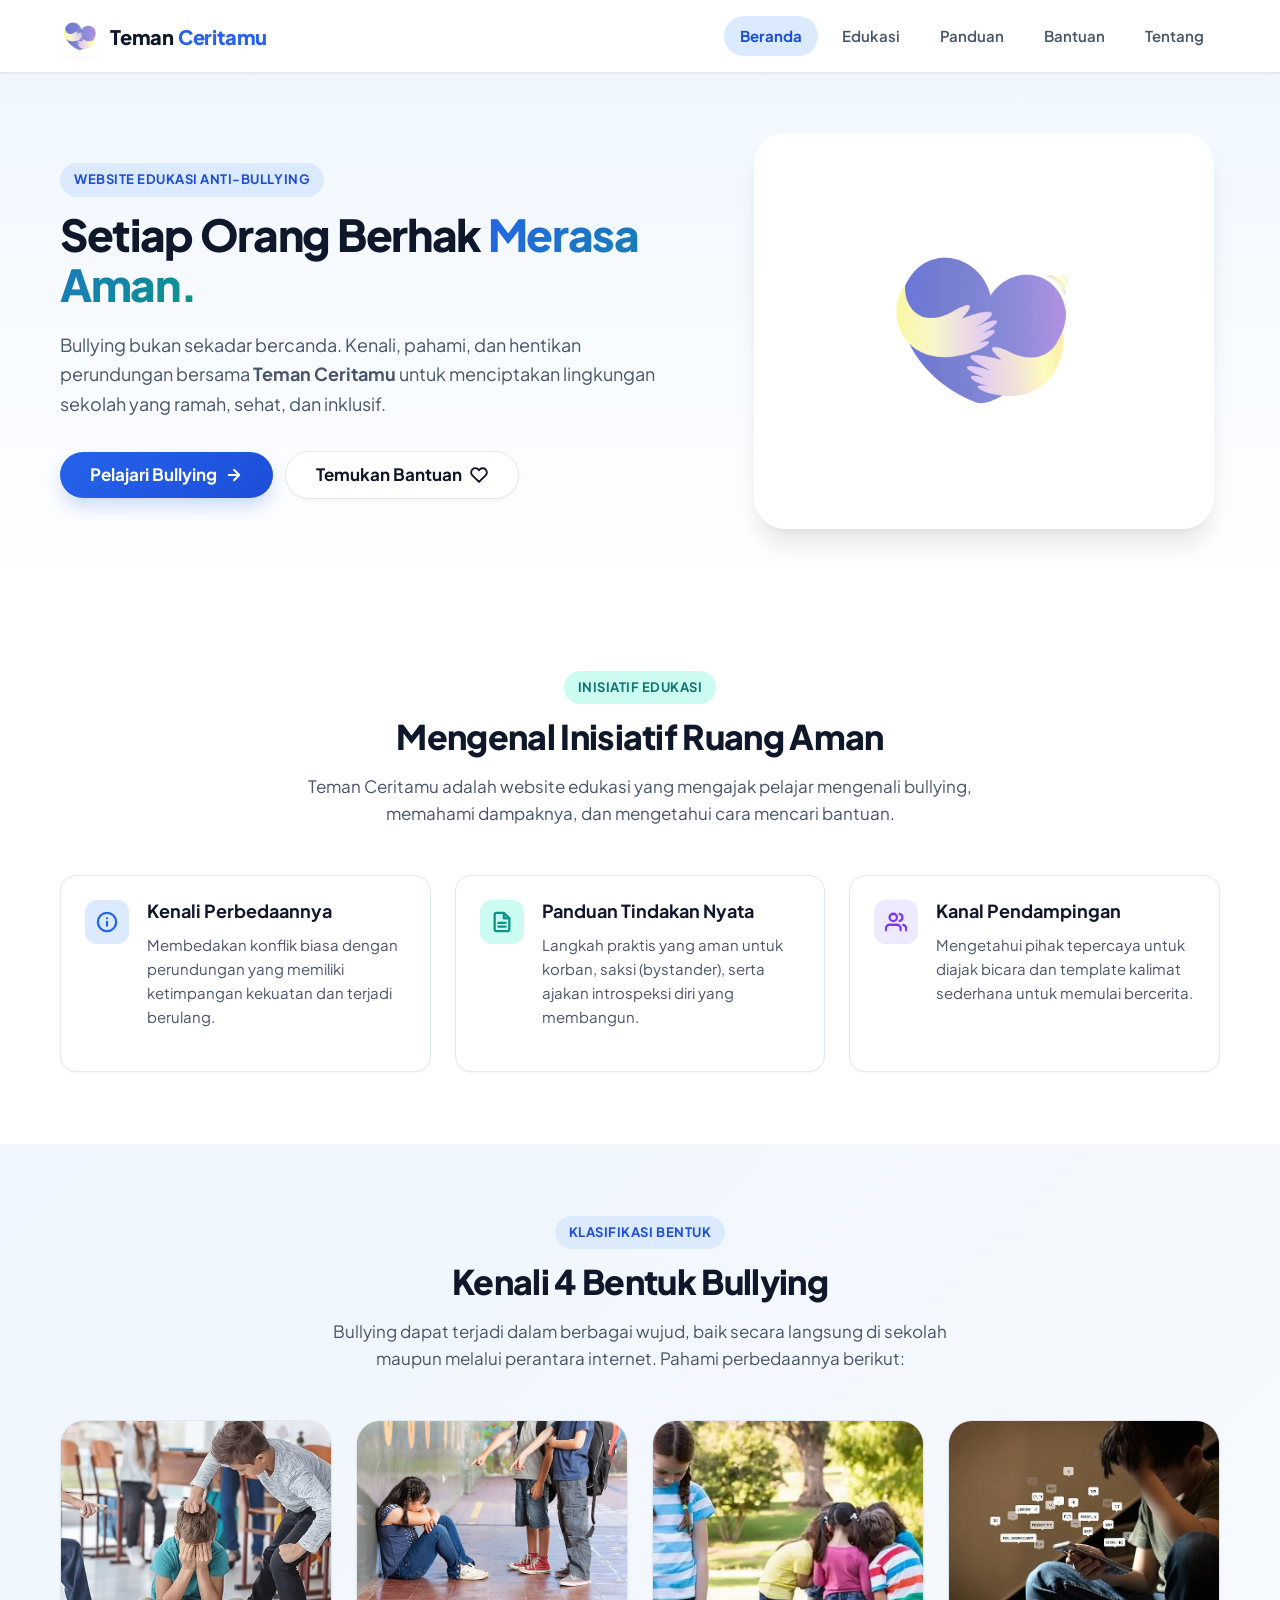
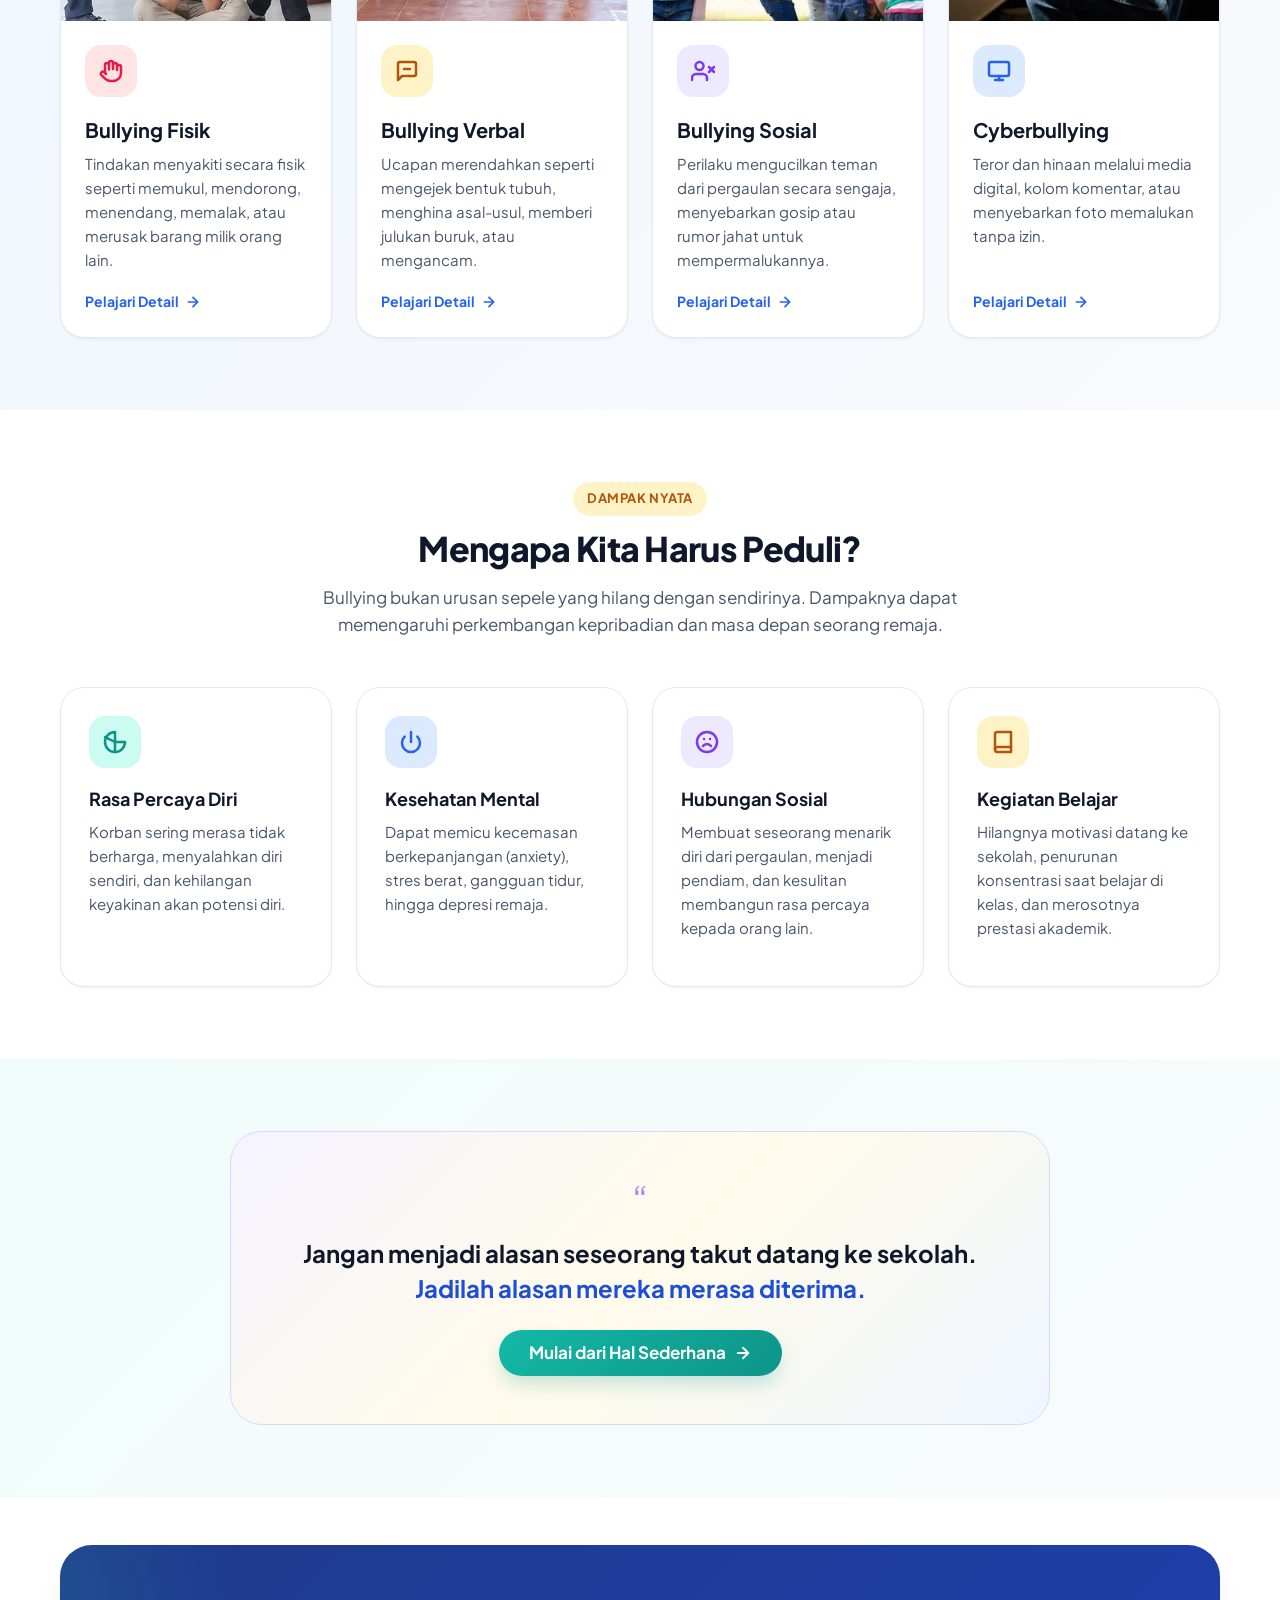
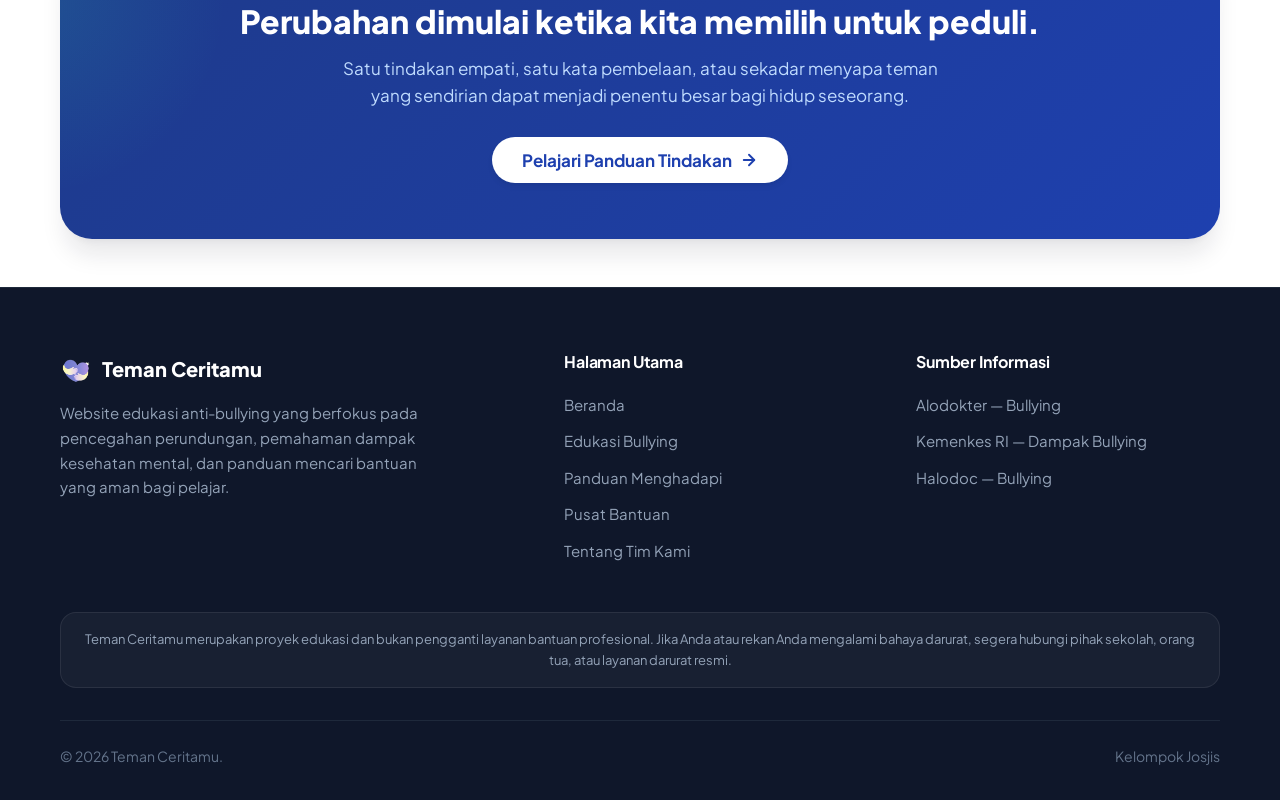
<file: index.html>
<!DOCTYPE html>
<html lang="id">
<head>
  <meta charset="UTF-8">
  <meta name="viewport" content="width=device-width, initial-scale=1.0">
  <meta name="description" content="Ruang Aman — Website edukasi anti-bullying untuk pelajar. Kenali bentuk perundungan, pahami dampaknya, dan ketahui langkah aman untuk saling mendukung.">
  <title>Ruang Aman — Setiap Orang Berhak Merasa Aman</title>
  
  <!-- Google Fonts: Plus Jakarta Sans -->
  <link rel="preconnect" href="https://fonts.googleapis.com">
  <link rel="preconnect" href="https://fonts.gstatic.com" crossorigin>
  <link href="https://fonts.googleapis.com/css2?family=Plus+Jakarta+Sans:wght@400;500;600;700;800&display=swap" rel="stylesheet">
  
  <!-- CSS Utama -->
  <link rel="stylesheet" href="css/style.css">
</head>
<body>

  <!-- ========================================================================
       1. NAVBAR
       ======================================================================== -->
  <header class="navbar">
    <div class="container navbar-container">
      <!-- Logo Brand -->
      <a href="index.html" class="brand-logo" aria-label="Beranda Ruang Aman">
        <div class="brand-icon-wrapper">
          <img src="images/logo1.jpg" alt="ini logo">
        </div>
        <span class="brand-name">Teman <span>Ceritamu</span></span>
      </a>

      <!-- Checkbox Toggle Hack untuk Mobile Menu (Pure CSS) -->
      <input type="checkbox" id="navToggleCheckbox" class="nav-toggle-checkbox">
      <label for="navToggleCheckbox" class="nav-toggle" aria-label="Buka navigasi menu">
        <div class="hamburger-line"></div>
      </label>

      <!-- Menu Navigasi Desktop & Mobile -->
      <nav class="nav-menu" id="navMenu">
        <a href="index.html" class="nav-link active">Beranda</a>
        <a href="edukasi.html" class="nav-link">Edukasi</a>
        <a href="panduan.html" class="nav-link">Panduan</a>
        <a href="bantuan.html" class="nav-link">Bantuan</a>
        <a href="tentang.html" class="nav-link">Tentang</a>
      </nav>
    </div>
  </header>

  <!-- ========================================================================
       2. HERO SECTION
       ======================================================================== -->
  <main>
    <section class="hero">
      <div class="container">
        <div class="hero-grid">
          <!-- Sisi Teks / Konten -->
          <div class="hero-content reveal">
            <span class="badge badge-primary">Website Edukasi Anti-Bullying</span>
            <h1 class="hero-title">
              Setiap Orang Berhak <span class="text-gradient">Merasa Aman.</span>
            </h1>
            <p class="hero-subtitle">
              Bullying bukan sekadar bercanda. Kenali, pahami, dan hentikan perundungan bersama <strong>Teman Ceritamu</strong> untuk menciptakan lingkungan sekolah yang ramah, sehat, dan inklusif.
            </p>
            <div class="btn-group">
              <a href="edukasi.html" class="btn btn-primary btn-lg">
                Pelajari Bullying
                <svg width="18" height="18" viewBox="0 0 24 24" fill="none" stroke="currentColor" stroke-width="2.5" stroke-linecap="round" stroke-linejoin="round">
                  <line x1="5" y1="12" x2="19" y2="12"></line>
                  <polyline points="12 5 19 12 12 19"></polyline>
                </svg>
              </a>
              <a href="bantuan.html" class="btn btn-secondary btn-lg">
                Temukan Bantuan
                <svg width="18" height="18" viewBox="0 0 24 24" fill="none" stroke="currentColor" stroke-width="2.5" stroke-linecap="round" stroke-linejoin="round">
                  <path d="M20.84 4.61a5.5 5.5 0 0 0-7.78 0L12 5.67l-1.06-1.06a5.5 5.5 0 0 0-7.78 7.78l1.06 1.06L12 21.23l7.78-7.78 1.06-1.06a5.5 5.5 0 0 0 0-7.78z"></path>
                </svg>
              </a>
            </div>
          </div>

          <!-- Sisi Ilustrasi / Foto Pelajar -->
          <div class="hero-visual reveal delay-100">
            <div class="hero-image-wrapper">
              <img src="images/hero.jpg" alt="gambar aja" class="hero-image">
            </div>
        </div>
      </div>
    </section>

    <!-- ========================================================================
         3. PENGENALAN RUANG AMAN
         ======================================================================== -->
    <section class="section bg-white">
      <div class="container">
        <div class="section-header text-center reveal">
          <span class="badge badge-mint">Inisiatif Edukasi</span>
          <h2 class="section-title">Mengenal Inisiatif Ruang Aman</h2>
          <p class="section-subtitle">
            Teman Ceritamu adalah website edukasi yang mengajak pelajar mengenali bullying, memahami dampaknya, dan mengetahui cara mencari bantuan.
          </p>
        </div>

        <div class="grid-3">
          <!-- Fitur 1 -->
          <div class="feature-box reveal">
            <div class="feature-icon icon-box-blue">
              <svg width="22" height="22" viewBox="0 0 24 24" fill="none" stroke="currentColor" stroke-width="2.5" stroke-linecap="round" stroke-linejoin="round">
                <circle cx="12" cy="12" r="10"></circle>
                <line x1="12" y1="16" x2="12" y2="12"></line>
                <line x1="12" y1="8" x2="12.01" y2="8"></line>
              </svg>
            </div>
            <div>
              <h3 class="card-title" style="font-size: 1.125rem;">Kenali Perbedaannya</h3>
              <p class="card-desc">Membedakan konflik biasa dengan perundungan yang memiliki ketimpangan kekuatan dan terjadi berulang.</p>
            </div>
          </div>

          <!-- Fitur 2 -->
          <div class="feature-box reveal delay-100">
            <div class="feature-icon icon-box-mint">
              <svg width="22" height="22" viewBox="0 0 24 24" fill="none" stroke="currentColor" stroke-width="2.5" stroke-linecap="round" stroke-linejoin="round">
                <path d="M14 2H6a2 2 0 0 0-2 2v16a2 2 0 0 0 2 2h12a2 2 0 0 0 2-2V8z"></path>
                <polyline points="14 2 14 8 20 8"></polyline>
                <line x1="16" y1="13" x2="8" y2="13"></line>
                <line x1="16" y1="17" x2="8" y2="17"></line>
              </svg>
            </div>
            <div>
              <h3 class="card-title" style="font-size: 1.125rem;">Panduan Tindakan Nyata</h3>
              <p class="card-desc">Langkah praktis yang aman untuk korban, saksi (bystander), serta ajakan introspeksi diri yang membangun.</p>
            </div>
          </div>

          <!-- Fitur 3 -->
          <div class="feature-box reveal delay-200">
            <div class="feature-icon icon-box-lavender">
              <svg width="22" height="22" viewBox="0 0 24 24" fill="none" stroke="currentColor" stroke-width="2.5" stroke-linecap="round" stroke-linejoin="round">
                <path d="M17 21v-2a4 4 0 0 0-4-4H5a4 4 0 0 0-4 4v2"></path>
                <circle cx="9" cy="7" r="4"></circle>
                <path d="M23 21v-2a4 4 0 0 0-3-3.87"></path>
                <path d="M16 3.13a4 4 0 0 1 0 7.75"></path>
              </svg>
            </div>
            <div>
              <h3 class="card-title" style="font-size: 1.125rem;">Kanal Pendampingan</h3>
              <p class="card-desc">Mengetahui pihak tepercaya untuk diajak bicara dan template kalimat sederhana untuk memulai bercerita.</p>
            </div>
          </div>
        </div>
      </div>
    </section>

    <!-- ========================================================================
         4. KENALI BENTUK BULLYING
         ======================================================================== -->
    <section class="section bg-light-blue">
      <div class="container">
        <div class="section-header text-center reveal">
          <span class="badge badge-primary">Klasifikasi Bentuk</span>
          <h2 class="section-title">Kenali 4 Bentuk Bullying</h2>
          <p class="section-subtitle">
            Bullying dapat terjadi dalam berbagai wujud, baik secara langsung di sekolah maupun melalui perantara internet. Pahami perbedaannya berikut:
          </p>
        </div>

        <div class="grid-4">
          <!-- Kartu 1: Fisik -->
          <div class="card-media reveal">
            <img src="images/fisik.jpg" alt="Ilustrasi Bullying Fisik" class="card-media-img">
            <div class="card-media-body">
              <div class="icon-box icon-box-rose">
                <svg width="24" height="24" viewBox="0 0 24 24" fill="none" stroke="currentColor" stroke-width="2.5" stroke-linecap="round" stroke-linejoin="round">
                  <path d="M18 11V6a2 2 0 0 0-2-2v0a2 2 0 0 0-2 2v0"></path>
                  <path d="M14 10V4a2 2 0 0 0-2-2v0a2 2 0 0 0-2 2v2"></path>
                  <path d="M10 10.5V6a2 2 0 0 0-2-2v0a2 2 0 0 0-2 2v8"></path>
                  <path d="M18 8a2 2 0 1 1 4 0v6a8 8 0 0 1-8 8h-2c-2.8 0-4.5-.86-5.99-2.34l-3.6-3.6a2 2 0 0 1 2.83-2.82L7 15"></path>
                </svg>
              </div>
              <h3 class="card-title">Bullying Fisik</h3>
              <p class="card-desc">Tindakan menyakiti secara fisik seperti memukul, mendorong, menendang, memalak, atau merusak barang milik orang lain.</p>
              <a href="edukasi.html" class="card-link">
                Pelajari Detail
                <svg width="16" height="16" viewBox="0 0 24 24" fill="none" stroke="currentColor" stroke-width="2.5" stroke-linecap="round" stroke-linejoin="round"><path d="M5 12h14M12 5l7 7-7 7"/></svg>
              </a>
            </div>
          </div>

          <!-- Kartu 2: Verbal -->
          <div class="card-media reveal delay-100">
            <img src="images/verbal.jpeg" alt="Ilustrasi Bullying Verbal" class="card-media-img">
            <div class="card-media-body">
              <div class="icon-box icon-box-amber">
                <svg width="24" height="24" viewBox="0 0 24 24" fill="none" stroke="currentColor" stroke-width="2.5" stroke-linecap="round" stroke-linejoin="round">
                  <path d="M21 15a2 2 0 0 1-2 2H7l-4 4V5a2 2 0 0 1 2-2h14a2 2 0 0 1 2 2z"></path>
                  <line x1="9" y1="10" x2="15" y2="10"></line>
                </svg>
              </div>
              <h3 class="card-title">Bullying Verbal</h3>
              <p class="card-desc">Ucapan merendahkan seperti mengejek bentuk tubuh, menghina asal-usul, memberi julukan buruk, atau mengancam.</p>
              <a href="edukasi.html" class="card-link">
                Pelajari Detail
                <svg width="16" height="16" viewBox="0 0 24 24" fill="none" stroke="currentColor" stroke-width="2.5" stroke-linecap="round" stroke-linejoin="round"><path d="M5 12h14M12 5l7 7-7 7"/></svg>
              </a>
            </div>
          </div>

          <!-- Kartu 3: Sosial -->
          <div class="card-media reveal delay-200">
            <img src="images/sosial.jpeg" alt="Ilustrasi Bullying Sosial" class="card-media-img">
            <div class="card-media-body">
              <div class="icon-box icon-box-lavender">
                <svg width="24" height="24" viewBox="0 0 24 24" fill="none" stroke="currentColor" stroke-width="2.5" stroke-linecap="round" stroke-linejoin="round">
                  <path d="M16 21v-2a4 4 0 0 0-4-4H5a4 4 0 0 0-4 4v2"></path>
                  <circle cx="8.5" cy="7" r="4"></circle>
                  <line x1="18" y1="8" x2="23" y2="13"></line>
                  <line x1="23" y1="8" x2="18" y2="13"></line>
                </svg>
              </div>
              <h3 class="card-title">Bullying Sosial</h3>
              <p class="card-desc">Perilaku mengucilkan teman dari pergaulan secara sengaja, menyebarkan gosip atau rumor jahat untuk mempermalukannya.</p>
              <a href="edukasi.html" class="card-link">
                Pelajari Detail
                <svg width="16" height="16" viewBox="0 0 24 24" fill="none" stroke="currentColor" stroke-width="2.5" stroke-linecap="round" stroke-linejoin="round"><path d="M5 12h14M12 5l7 7-7 7"/></svg>
              </a>
            </div>
          </div>

          <!-- Kartu 4: Cyberbullying -->
          <div class="card-media reveal delay-300">
            <img src="images/cyber.jpeg" alt="Ilustrasi Cyberbullying" class="card-media-img">
            <div class="card-media-body">
              <div class="icon-box icon-box-blue">
                <svg width="24" height="24" viewBox="0 0 24 24" fill="none" stroke="currentColor" stroke-width="2.5" stroke-linecap="round" stroke-linejoin="round">
                  <rect x="2" y="3" width="20" height="14" rx="2" ry="2"></rect>
                  <line x1="8" y1="21" x2="16" y2="21"></line>
                  <line x1="12" y1="17" x2="12" y2="21"></line>
                </svg>
              </div>
              <h3 class="card-title">Cyberbullying</h3>
              <p class="card-desc">Teror dan hinaan melalui media digital, kolom komentar, atau menyebarkan foto memalukan tanpa izin.</p>
              <a href="edukasi.html" class="card-link">
                Pelajari Detail
                <svg width="16" height="16" viewBox="0 0 24 24" fill="none" stroke="currentColor" stroke-width="2.5" stroke-linecap="round" stroke-linejoin="round"><path d="M5 12h14M12 5l7 7-7 7"/></svg>
              </a>
            </div>
          </div>
        </div>
      </div>
    </section>

    <!-- ========================================================================
         5. MENGAPA KITA HARUS PEDULI?
         ======================================================================== -->
    <section class="section bg-white">
      <div class="container">
        <div class="section-header text-center reveal">
          <span class="badge badge-amber">Dampak Nyata</span>
          <h2 class="section-title">Mengapa Kita Harus Peduli?</h2>
          <p class="section-subtitle">
            Bullying bukan urusan sepele yang hilang dengan sendirinya. Dampaknya dapat memengaruhi perkembangan kepribadian dan masa depan seorang remaja.
          </p>
        </div>

        <div class="grid-4">
          <div class="card card-hover reveal">
            <div class="icon-box icon-box-mint">
              <svg width="24" height="24" viewBox="0 0 24 24" fill="none" stroke="currentColor" stroke-width="2.5" stroke-linecap="round" stroke-linejoin="round">
                <path d="M12 2a10 10 0 1 0 10 10H12V2z"></path>
                <path d="M12 12 2.1 7.1"></path>
                <path d="M12 12v10"></path>
              </svg>
            </div>
            <h3 class="card-title" style="font-size: 1.125rem;">Rasa Percaya Diri</h3>
            <p class="card-desc">Korban sering merasa tidak berharga, menyalahkan diri sendiri, dan kehilangan keyakinan akan potensi diri.</p>
          </div>

          <div class="card card-hover reveal delay-100">
            <div class="icon-box icon-box-blue">
              <svg width="24" height="24" viewBox="0 0 24 24" fill="none" stroke="currentColor" stroke-width="2.5" stroke-linecap="round" stroke-linejoin="round">
                <path d="M18.36 6.64a9 9 0 1 1-12.73 0"></path>
                <line x1="12" y1="2" x2="12" y2="12"></line>
              </svg>
            </div>
            <h3 class="card-title" style="font-size: 1.125rem;">Kesehatan Mental</h3>
            <p class="card-desc">Dapat memicu kecemasan berkepanjangan (anxiety), stres berat, gangguan tidur, hingga depresi remaja.</p>
          </div>

          <div class="card card-hover reveal delay-200">
            <div class="icon-box icon-box-lavender">
              <svg width="24" height="24" viewBox="0 0 24 24" fill="none" stroke="currentColor" stroke-width="2.5" stroke-linecap="round" stroke-linejoin="round">
                <circle cx="12" cy="12" r="10"></circle>
                <path d="M16 16s-1.5-2-4-2-4 2-4 2"></path>
                <line x1="9" y1="9" x2="9.01" y2="9"></line>
                <line x1="15" y1="9" x2="15.01" y2="9"></line>
              </svg>
            </div>
            <h3 class="card-title" style="font-size: 1.125rem;">Hubungan Sosial</h3>
            <p class="card-desc">Membuat seseorang menarik diri dari pergaulan, menjadi pendiam, dan kesulitan membangun rasa percaya kepada orang lain.</p>
          </div>

          <div class="card card-hover reveal delay-300">
            <div class="icon-box icon-box-amber">
              <svg width="24" height="24" viewBox="0 0 24 24" fill="none" stroke="currentColor" stroke-width="2.5" stroke-linecap="round" stroke-linejoin="round">
                <path d="M4 19.5A2.5 2.5 0 0 1 6.5 17H20"></path>
                <path d="M6.5 2H20v20H6.5A2.5 2.5 0 0 1 4 19.5v-15A2.5 2.5 0 0 1 6.5 2z"></path>
              </svg>
            </div>
            <h3 class="card-title" style="font-size: 1.125rem;">Kegiatan Belajar</h3>
            <p class="card-desc">Hilangnya motivasi datang ke sekolah, penurunan konsentrasi saat belajar di kelas, dan merosotnya prestasi akademik.</p>
          </div>
        </div>
      </div>
    </section>

    <!-- ========================================================================
         6. AJAKAN POSITIF
         ======================================================================== -->
    <section class="section bg-light-mint">
      <div class="container container-narrow">
        <div class="quote-banner reveal">
          <div class="quote-icon">“</div>
          <blockquote class="quote-text">
            Jangan menjadi alasan seseorang takut datang ke sekolah. <span class="quote-highlight">Jadilah alasan mereka merasa diterima.</span>
          </blockquote>
          <a href="panduan.html" class="btn btn-mint btn-lg">
            Mulai dari Hal Sederhana
            <svg width="18" height="18" viewBox="0 0 24 24" fill="none" stroke="currentColor" stroke-width="2.5" stroke-linecap="round" stroke-linejoin="round">
              <line x1="5" y1="12" x2="19" y2="12"></line>
              <polyline points="12 5 19 12 12 19"></polyline>
            </svg>
          </a>
        </div>
      </div>
    </section>

    <!-- ========================================================================
         7. PENUTUP HALAMAN (BANNER CTA)
         ======================================================================== -->
    <section class="section-sm bg-white">
      <div class="container">
        <div class="cta-banner reveal">
          <h2 class="cta-banner-title">Perubahan dimulai ketika kita memilih untuk peduli.</h2>
          <p class="cta-banner-desc">
            Satu tindakan empati, satu kata pembelaan, atau sekadar menyapa teman yang sendirian dapat menjadi penentu besar bagi hidup seseorang.
          </p>
          <div class="btn-group" style="justify-content: center;">
            <a href="panduan.html" class="btn btn-white btn-lg">
              Pelajari Panduan Tindakan
              <svg width="18" height="18" viewBox="0 0 24 24" fill="none" stroke="currentColor" stroke-width="2.5" stroke-linecap="round" stroke-linejoin="round">
                <line x1="5" y1="12" x2="19" y2="12"></line>
                <polyline points="12 5 19 12 12 19"></polyline>
              </svg>
            </a>
          </div>
        </div>
      </div>
    </section>
  </main>

  <!-- ========================================================================
       8. FOOTER
       ======================================================================== -->
  <footer class="footer">
    <div class="container">
      <div class="footer-grid">
        <!-- Kolom Brand -->
        <div>
          <div class="footer-brand-title">
            <div style="width: 32px; height: 32px;">
          <img src="images/logo1.jpg" alt="ini logo">
            </div>
            <span>Teman Ceritamu</span>
          </div>
          <p class="footer-brand-desc">
            Website edukasi anti-bullying yang berfokus pada pencegahan perundungan, pemahaman dampak kesehatan mental, dan panduan mencari bantuan yang aman bagi pelajar.
          </p>
        </div>

        <!-- Kolom Navigasi -->
        <div>
          <h4 class="footer-column-title">Halaman Utama</h4>
          <ul class="footer-links">
            <li><a href="index.html" class="footer-link">Beranda</a></li>
            <li><a href="edukasi.html" class="footer-link">Edukasi Bullying</a></li>
            <li><a href="panduan.html" class="footer-link">Panduan Menghadapi</a></li>
            <li><a href="bantuan.html" class="footer-link">Pusat Bantuan</a></li>
            <li><a href="tentang.html" class="footer-link">Tentang Tim Kami</a></li>
          </ul>
        </div>

        <!-- Kolom Sumber Referensi -->
        <div>
          <h4 class="footer-column-title">Sumber Informasi</h4>
          <ul class="footer-links">
            <li>
              <a href="https://www.alodokter.com/bullying" target="_blank" rel="noopener noreferrer" class="footer-link">
                Alodokter — Bullying
              </a>
            </li>
            <li>
              <a href="https://keslan.kemkes.go.id/view_artikel/3704/dampak-perilaku-bullying-di-sekolah-terhadap-kesehatan-mental-anak" target="_blank" rel="noopener noreferrer" class="footer-link">
                Kemenkes RI — Dampak Bullying
              </a>
            </li>
            <li>
              <a href="https://www.halodoc.com/kesehatan/bullying" target="_blank" rel="noopener noreferrer" class="footer-link">
                Halodoc — Bullying
              </a>
            </li>
          </ul>
        </div>
      </div>

      <!-- Catatan Edukasi Disclaimer -->
      <div class="footer-disclaimer">
        Teman Ceritamu merupakan proyek edukasi dan bukan pengganti layanan bantuan profesional. Jika Anda atau rekan Anda mengalami bahaya darurat, segera hubungi pihak sekolah, orang tua, atau layanan darurat resmi.
      </div>

      <!-- Baris Bawah Copyright -->
      <div class="footer-bottom">
        <div>&copy; 2026 Teman Ceritamu.</div>
        <div>Kelompok Josjis</div>
      </div>
    </div>
  </footer>
</body>
</html>
</file>
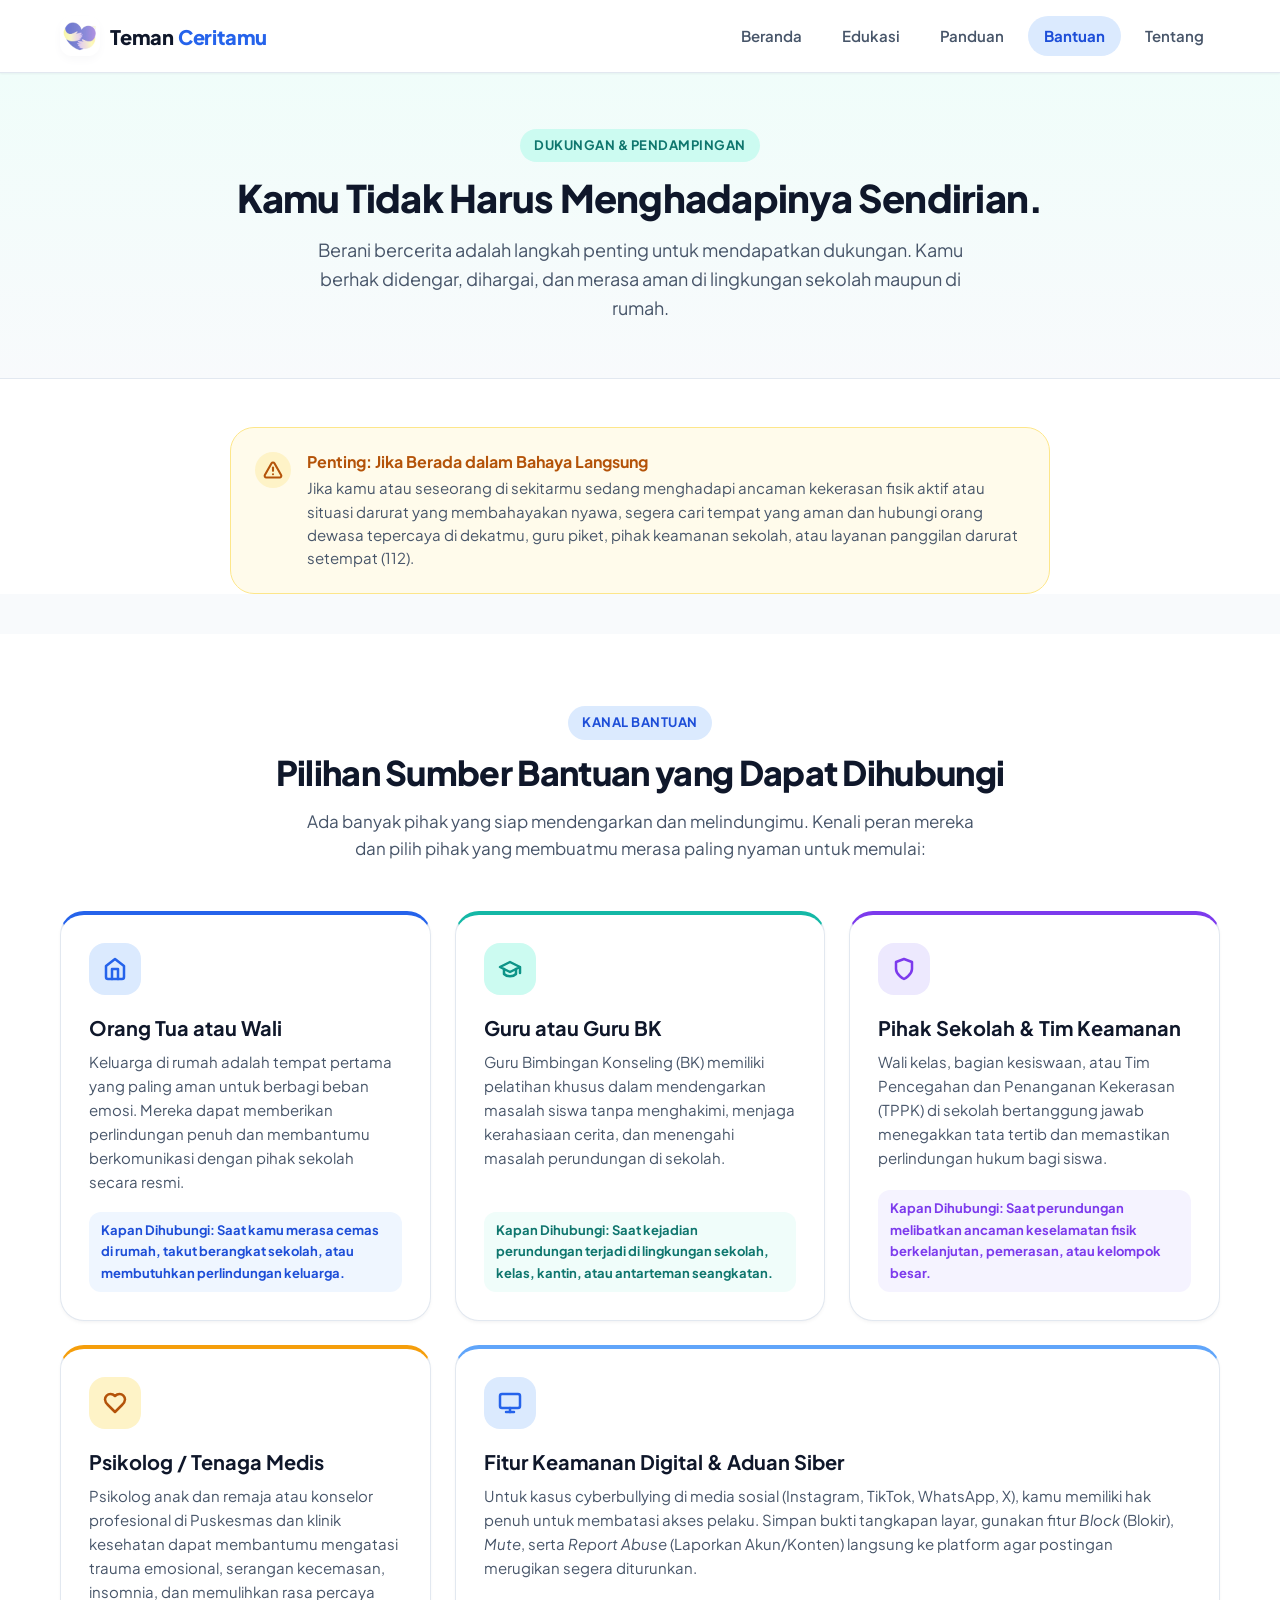
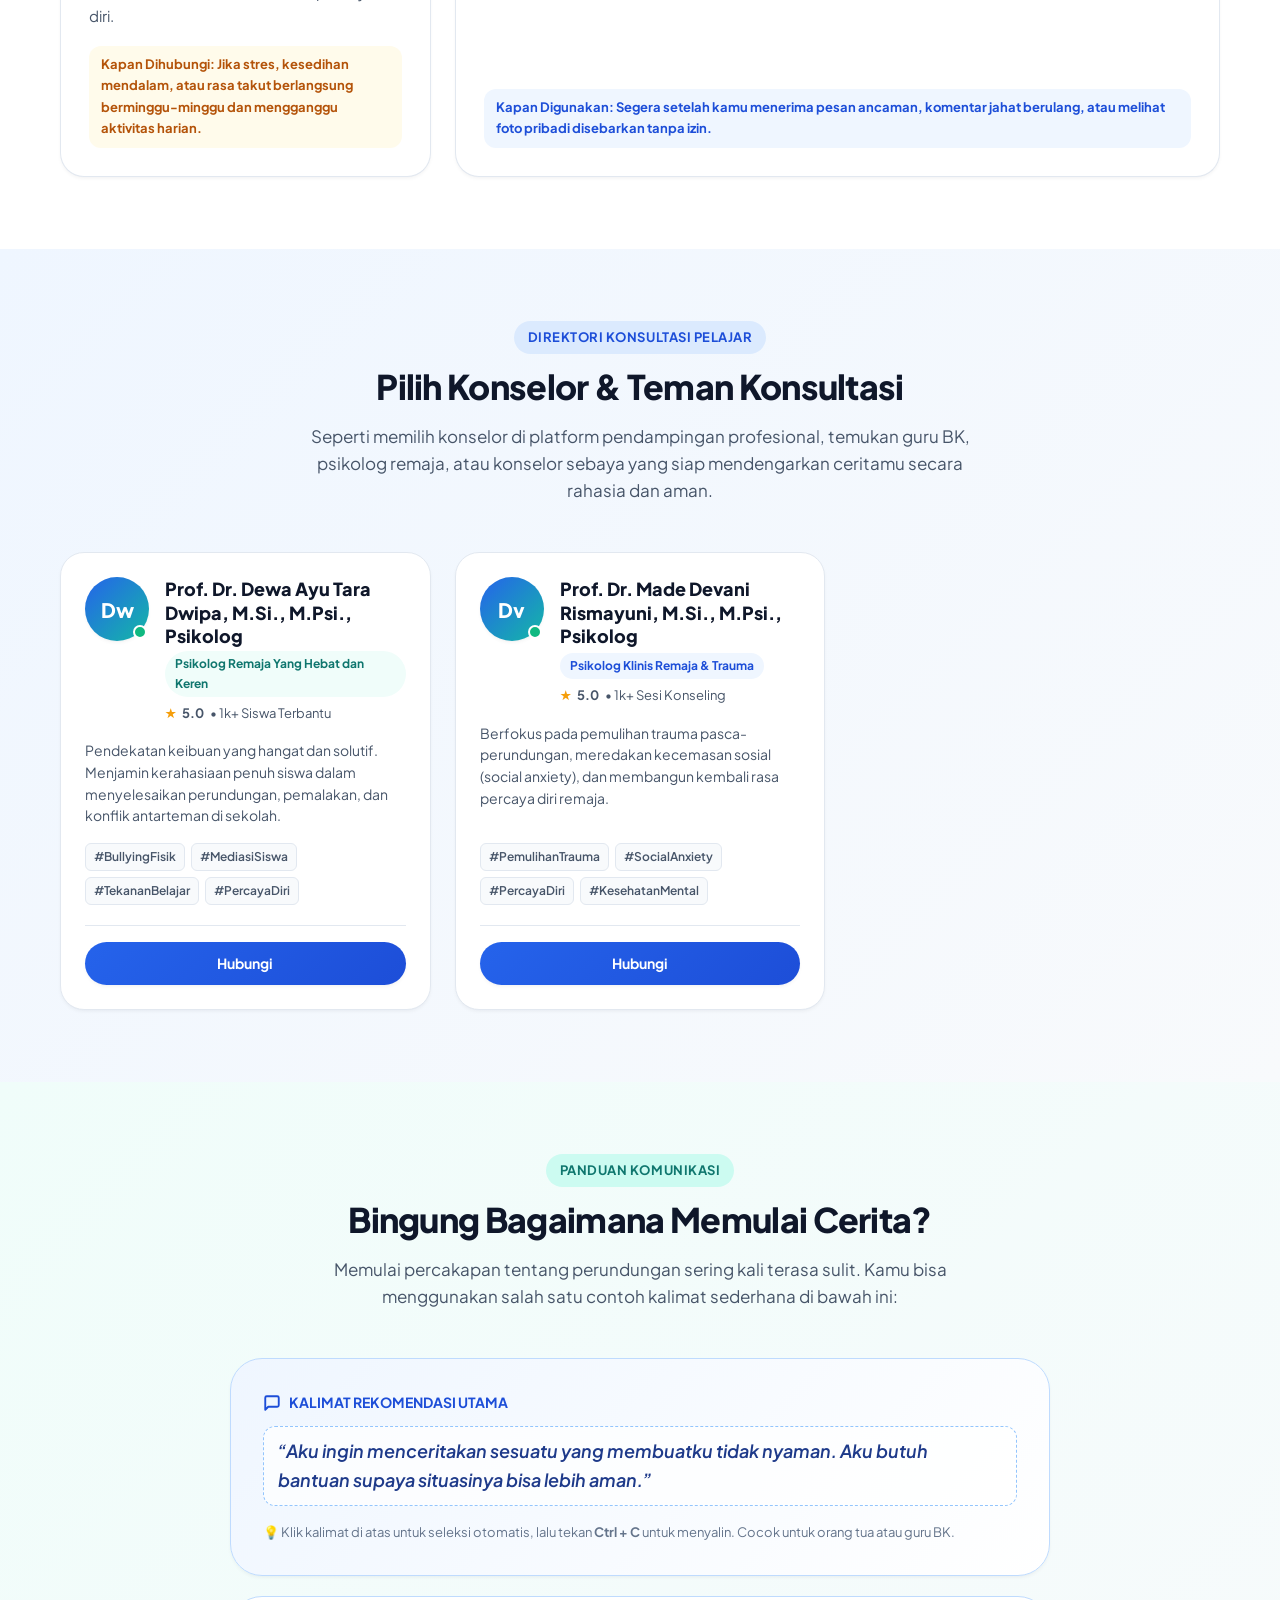
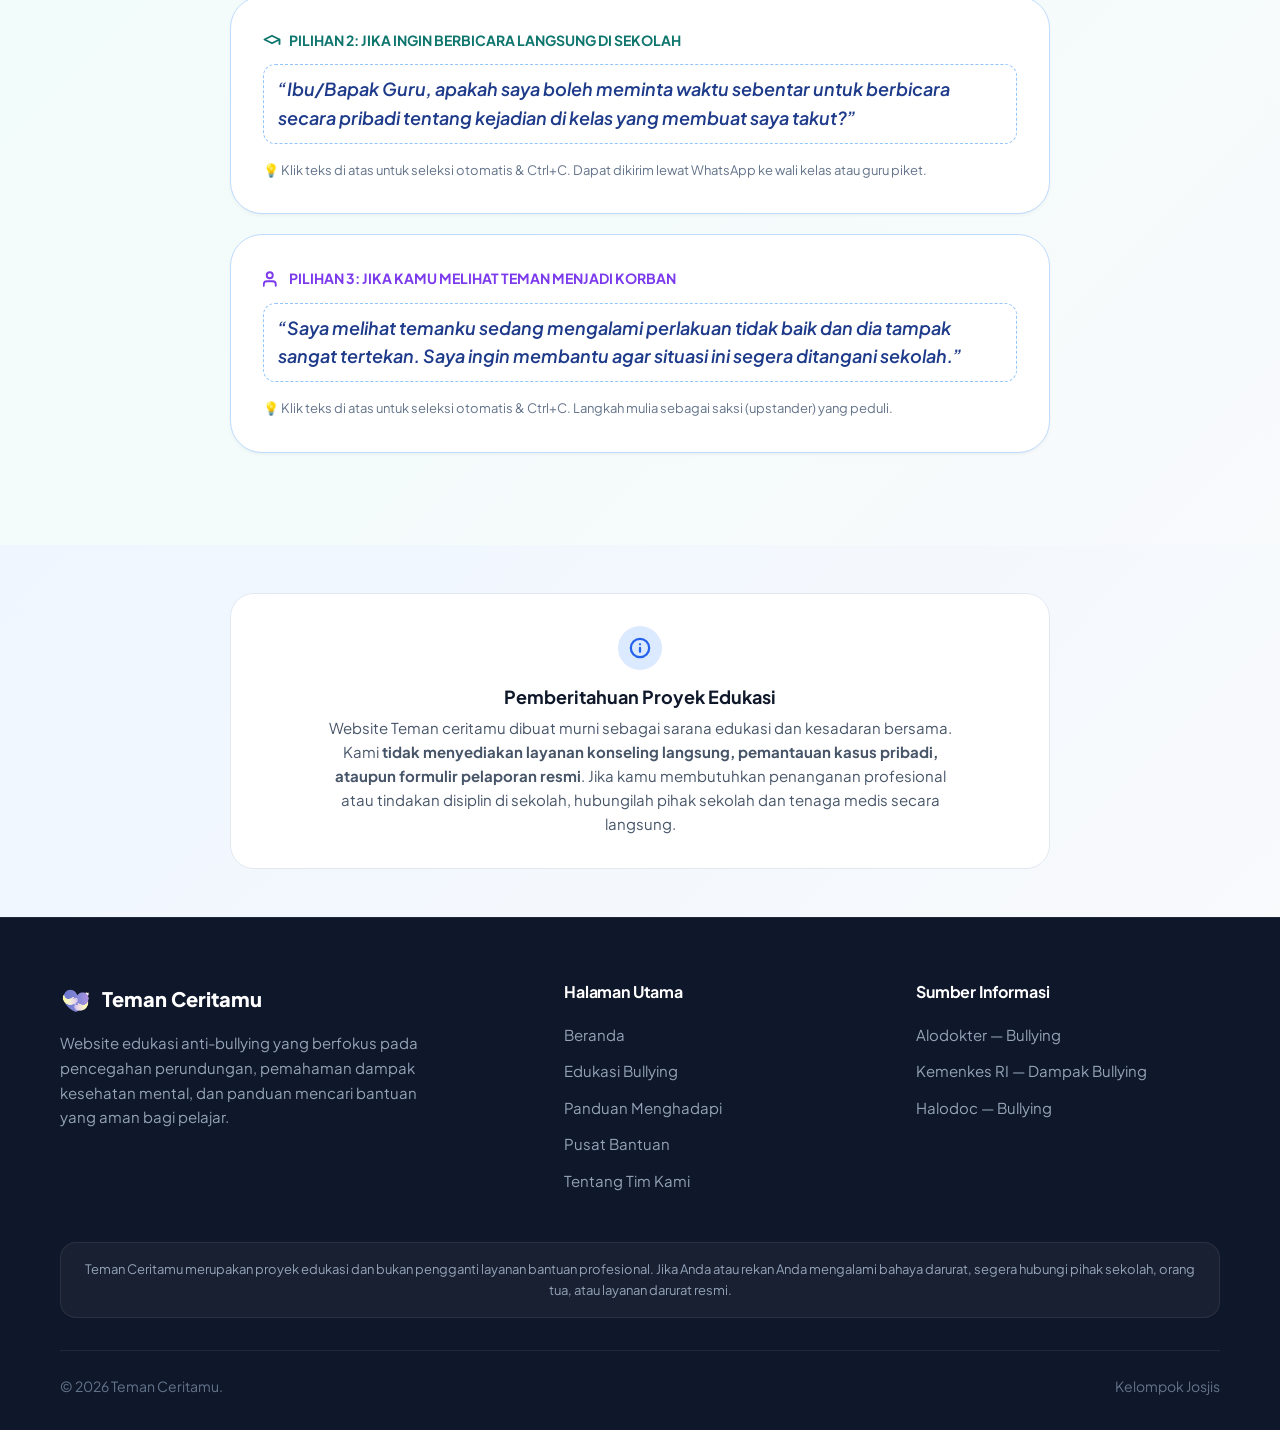
<file: bantuan.html>
<!DOCTYPE html>
<html lang="id">
<head>
  <meta charset="UTF-8">
  <meta name="viewport" content="width=device-width, initial-scale=1.0">
  <meta name="description" content="Pusat Bantuan Ruang Aman — Panduan mencari pertolongan, contoh kalimat pembuka untuk bercerita, dan sumber dukungan tepercaya saat menghadapi situasi perundungan.">
  <title>Pusat Bantuan — Ruang Aman</title>
  
  <!--Fonts: Plus Jakarta Sans -->
  <link rel="preconnect" href="https://fonts.googleapis.com">
  <link rel="preconnect" href="https://fonts.gstatic.com" crossorigin>
  <link href="https://fonts.googleapis.com/css2?family=Plus+Jakarta+Sans:wght@400;500;600;700;800&display=swap" rel="stylesheet">
  
  <!-- CSS Utama -->
  <link rel="stylesheet" href="css/style.css">
</head>
<body>

  <!-- ========================================================================
       1. NAVBAR
       ======================================================================== -->
  <header class="navbar">
    <div class="container navbar-container">
      <a href="index.html" class="brand-logo" aria-label="Beranda Ruang Aman">
        <div class="brand-icon-wrapper">
          <img src="images/logo1.jpg" alt="ini logo">
        </div>
        <span class="brand-name"> Teman<span> Ceritamu</span></span>
      </a>

      <!-- Checkbox Toggle Hack untuk Mobile Menu -->
      <input type="checkbox" id="navToggleCheckbox" class="nav-toggle-checkbox">
      <label for="navToggleCheckbox" class="nav-toggle" aria-label="Buka navigasi menu">
        <div class="hamburger-line"></div>
      </label>

      <nav class="nav-menu" id="navMenu">
        <a href="index.html" class="nav-link">Beranda</a>
        <a href="edukasi.html" class="nav-link">Edukasi</a>
        <a href="panduan.html" class="nav-link">Panduan</a>
        <a href="bantuan.html" class="nav-link active">Bantuan</a>
        <a href="tentang.html" class="nav-link">Tentang</a>
      </nav>
    </div>
  </header>

  <!-- ========================================================================
       2. PAGE HERO BANNER
       ======================================================================== -->
  <main>
    <section class="page-hero" style="background: linear-gradient(180deg, var(--mint-50) 0%, var(--bg-body) 100%);">
      <div class="container">
        <span class="badge badge-mint">Dukungan & Pendampingan</span>
        <h1 class="page-hero-title">Kamu Tidak Harus Menghadapinya Sendirian.</h1>
        <p class="page-hero-subtitle">
          Berani bercerita adalah langkah penting untuk mendapatkan dukungan. Kamu berhak didengar, dihargai, dan merasa aman di lingkungan sekolah maupun di rumah.
        </p>
      </div>
    </section>

    <!-- ========================================================================
         3. PERINGATAN KESELAMATAN (SAFETY ALERT BANNER)
         ======================================================================== -->
    <section class="section-sm bg-white" style="padding-bottom: 0;">
      <div class="container container-narrow">
        <div class="alert-box reveal">
          <div class="alert-icon">
            <svg width="20" height="20" viewBox="0 0 24 24" fill="none" stroke="currentColor" stroke-width="2.5" stroke-linecap="round" stroke-linejoin="round">
              <path d="m21.73 18-8-14a2 2 0 0 0-3.48 0l-8 14A2 2 0 0 0 4 21h16a2 2 0 0 0 1.73-3Z"></path>
              <line x1="12" y1="9" x2="12" y2="13"></line>
              <line x1="12" y1="17" x2="12.01" y2="17"></line>
            </svg>
          </div>
          <div>
            <h2 class="alert-title">Penting: Jika Berada dalam Bahaya Langsung</h2>
            <p class="alert-desc">
              Jika kamu atau seseorang di sekitarmu sedang menghadapi ancaman kekerasan fisik aktif atau situasi darurat yang membahayakan nyawa, segera cari tempat yang aman dan hubungi orang dewasa tepercaya di dekatmu, guru piket, pihak keamanan sekolah, atau layanan panggilan darurat setempat (112).
            </p>
          </div>
        </div>
      </div>
    </section>

    <!-- ========================================================================
         4. BAGIAN A: PILIHAN SUMBER BANTUAN (5 KARTU)
         ======================================================================== -->
    <section class="section bg-white">
      <div class="container">
        <div class="section-header text-center reveal">
          <span class="badge badge-primary">Kanal Bantuan</span>
          <h2 class="section-title">Pilihan Sumber Bantuan yang Dapat Dihubungi</h2>
          <p class="section-subtitle">
            Ada banyak pihak yang siap mendengarkan dan melindungimu. Kenali peran mereka dan pilih pihak yang membuatmu merasa paling nyaman untuk memulai:
          </p>
        </div>

        <div class="grid-3">
          <!-- Sumber 1: Orang Tua atau Wali -->
          <div class="card card-hover reveal" style="border-top: 4px solid var(--primary-600);">
            <div class="icon-box icon-box-blue">
              <svg width="24" height="24" viewBox="0 0 24 24" fill="none" stroke="currentColor" stroke-width="2.5" stroke-linecap="round" stroke-linejoin="round">
                <path d="m3 9 9-7 9 7v11a2 2 0 0 1-2 2H5a2 2 0 0 1-2-2z"></path>
                <polyline points="9 22 9 12 15 12 15 22"></polyline>
              </svg>
            </div>
            <h3 class="card-title">Orang Tua atau Wali</h3>
            <p class="card-desc">
              Keluarga di rumah adalah tempat pertama yang paling aman untuk berbagi beban emosi. Mereka dapat memberikan perlindungan penuh dan membantumu berkomunikasi dengan pihak sekolah secara resmi.
            </p>
            <div style="font-size: 0.8125rem; font-weight: 700; color: var(--primary-700); background-color: var(--primary-50); padding: 8px 12px; border-radius: var(--radius-md);">
              Kapan Dihubungi: Saat kamu merasa cemas di rumah, takut berangkat sekolah, atau membutuhkan perlindungan keluarga.
            </div>
          </div>

          <!-- Sumber 2: Guru atau Guru BK -->
          <div class="card card-hover reveal delay-100" style="border-top: 4px solid var(--mint-500);">
            <div class="icon-box icon-box-mint">
              <svg width="24" height="24" viewBox="0 0 24 24" fill="none" stroke="currentColor" stroke-width="2.5" stroke-linecap="round" stroke-linejoin="round">
                <path d="M22 10v6M2 10l10-5 10 5-10 5z"></path>
                <path d="M6 12v5c3 3 9 3 12 0v-5"></path>
              </svg>
            </div>
            <h3 class="card-title">Guru atau Guru BK</h3>
            <p class="card-desc">
              Guru Bimbingan Konseling (BK) memiliki pelatihan khusus dalam mendengarkan masalah siswa tanpa menghakimi, menjaga kerahasiaan cerita, dan menengahi masalah perundungan di sekolah.
            </p>
            <div style="font-size: 0.8125rem; font-weight: 700; color: var(--mint-700); background-color: var(--mint-50); padding: 8px 12px; border-radius: var(--radius-md);">
              Kapan Dihubungi: Saat kejadian perundungan terjadi di lingkungan sekolah, kelas, kantin, atau antarteman seangkatan.
            </div>
          </div>

          <!-- Sumber 3: Pihak Sekolah / Kepala Sekolah -->
          <div class="card card-hover reveal delay-200" style="border-top: 4px solid var(--lavender-600);">
            <div class="icon-box icon-box-lavender">
              <svg width="24" height="24" viewBox="0 0 24 24" fill="none" stroke="currentColor" stroke-width="2.5" stroke-linecap="round" stroke-linejoin="round">
                <path d="M12 22s8-4 8-10V5l-8-3-8 3v7c0 6 8 10 8 10z"/>
              </svg>
            </div>
            <h3 class="card-title">Pihak Sekolah & Tim Keamanan</h3>
            <p class="card-desc">
              Wali kelas, bagian kesiswaan, atau Tim Pencegahan dan Penanganan Kekerasan (TPPK) di sekolah bertanggung jawab menegakkan tata tertib dan memastikan perlindungan hukum bagi siswa.
            </p>
            <div style="font-size: 0.8125rem; font-weight: 700; color: var(--lavender-600); background-color: var(--lavender-50); padding: 8px 12px; border-radius: var(--radius-md);">
              Kapan Dihubungi: Saat perundungan melibatkan ancaman keselamatan fisik berkelanjutan, pemerasan, atau kelompok besar.
            </div>
          </div>

          <!-- Sumber 4: Psikolog atau Tenaga Profesional -->
          <div class="card card-hover reveal" style="border-top: 4px solid var(--amber-500);">
            <div class="icon-box icon-box-amber">
              <svg width="24" height="24" viewBox="0 0 24 24" fill="none" stroke="currentColor" stroke-width="2.5" stroke-linecap="round" stroke-linejoin="round">
                <path d="M19 14c1.49-1.46 3-3.21 3-5.5A5.5 5.5 0 0 0 16.5 3c-1.76 0-3 .5-4.5 2-1.5-1.5-2.74-2-4.5-2A5.5 5.5 0 0 0 2 8.5c0 2.3 1.5 4.05 3 5.5l7 7Z"></path>
              </svg>
            </div>
            <h3 class="card-title">Psikolog / Tenaga Medis</h3>
            <p class="card-desc">
              Psikolog anak dan remaja atau konselor profesional di Puskesmas dan klinik kesehatan dapat membantumu mengatasi trauma emosional, serangan kecemasan, insomnia, dan memulihkan rasa percaya diri.
            </p>
            <div style="font-size: 0.8125rem; font-weight: 700; color: var(--amber-700); background-color: var(--amber-50); padding: 8px 12px; border-radius: var(--radius-md);">
              Kapan Dihubungi: Jika stres, kesedihan mendalam, atau rasa takut berlangsung berminggu-minggu dan mengganggu aktivitas harian.
            </div>
          </div>

          <!-- Sumber 5: Fitur Platform Digital (Cyberbullying) -->
          <div class="card card-hover reveal delay-100" style="border-top: 4px solid var(--primary-400); grid-column: span 2;">
            <div class="icon-box icon-box-blue">
              <svg width="24" height="24" viewBox="0 0 24 24" fill="none" stroke="currentColor" stroke-width="2.5" stroke-linecap="round" stroke-linejoin="round">
                <rect x="2" y="3" width="20" height="14" rx="2" ry="2"></rect>
                <line x1="8" y1="21" x2="16" y2="21"></line>
                <line x1="12" y1="17" x2="12" y2="21"></line>
              </svg>
            </div>
            <h3 class="card-title">Fitur Keamanan Digital & Aduan Siber</h3>
            <p class="card-desc">
              Untuk kasus cyberbullying di media sosial (Instagram, TikTok, WhatsApp, X), kamu memiliki hak penuh untuk membatasi akses pelaku. Simpan bukti tangkapan layar, gunakan fitur <em>Block</em> (Blokir), <em>Mute</em>, serta <em>Report Abuse</em> (Laporkan Akun/Konten) langsung ke platform agar postingan merugikan segera diturunkan.
            </p>
            <div style="font-size: 0.8125rem; font-weight: 700; color: var(--primary-700); background-color: var(--primary-50); padding: 8px 12px; border-radius: var(--radius-md);">
              Kapan Digunakan: Segera setelah kamu menerima pesan ancaman, komentar jahat berulang, atau melihat foto pribadi disebarkan tanpa izin.
            </div>
          </div>
        </div>
      </div>
    </section>

    <!-- ========================================================================
         BAGIAN: PILIH KONSELOR PENDAMPING (SELFCARE.ID STYLE)
         ======================================================================== -->
    <section class="section bg-light-blue" id="pilihKonselor">
      <div class="container">
        <div class="section-header text-center reveal">
          <span class="badge badge-primary">Direktori Konsultasi Pelajar</span>
          <h2 class="section-title">Pilih Konselor & Teman Konsultasi</h2>
          <p class="section-subtitle">
            Seperti memilih konselor di platform pendampingan profesional, temukan guru BK, psikolog remaja, atau konselor sebaya yang siap mendengarkan ceritamu secara rahasia dan aman.
          </p>
        </div>


        <!-- Grid 6 Kartu Konselor -->
        <div class="therapist-grid">
          <!-- Konselor 1: -->
          <div class="therapist-card card-cat-bk reveal">
            <div class="therapist-header">
              <div class="therapist-avatar-wrap">
                <div class="therapist-avatar-fallback">Dw</div>
                <span class="therapist-status-dot" title="Tersedia di Ruangan"></span>
              </div>
              <div class="therapist-header-info">
                <h3 class="therapist-name">Prof. Dr. Dewa Ayu Tara Dwipa, M.Si., M.Psi., Psikolog</h3>
                <span class="therapist-badge-role mint">Psikolog Remaja Yang Hebat dan Keren</span>
                <div class="therapist-rating-row">
                  <span class="star-icon">★</span>
                  <strong>5.0</strong>
                  <span>• 1k+ Siswa Terbantu</span>
                </div>
              </div>
            </div>
            <p class="therapist-bio">
              Pendekatan keibuan yang hangat dan solutif. Menjamin kerahasiaan penuh siswa dalam menyelesaikan perundungan, pemalakan, dan konflik antarteman di sekolah.
            </p>
            <div class="therapist-tags">
              <span class="therapist-tag">#BullyingFisik</span>
              <span class="therapist-tag">#MediasiSiswa</span>
              <span class="therapist-tag">#TekananBelajar</span>
              <span class="therapist-tag">#PercayaDiri</span>
            </div>
            <div class="therapist-footer">

              <a href="https://wa.me/6281239896370" target="_blank" class="therapist-btn-book">
                Hubungi
              </a>
            </div>
          </div>

          <!-- Konselor 2: -->
          <div class="therapist-card card-cat-psikolog reveal delay-100">
            <div class="therapist-header">
              <div class="therapist-avatar-wrap">
                <div class="therapist-avatar-fallback">Dv</div>
                <span class="therapist-status-dot" title="Tersedia untuk Sesi Daring"></span>
              </div>
              <div class="therapist-header-info">
                <h3 class="therapist-name">Prof. Dr. Made Devani Rismayuni, M.Si., M.Psi., Psikolog</h3>
                <span class="therapist-badge-role">Psikolog Klinis Remaja & Trauma</span>
                <div class="therapist-rating-row">
                  <span class="star-icon">★</span>
                  <strong>5.0</strong>
                  <span>• 1k+ Sesi Konseling</span>
                </div>
              </div>
            </div>
            <p class="therapist-bio">
              Berfokus pada pemulihan trauma pasca-perundungan, meredakan kecemasan sosial (social anxiety), dan membangun kembali rasa percaya diri remaja.
            </p>
            <div class="therapist-tags">
              <span class="therapist-tag">#PemulihanTrauma</span>
              <span class="therapist-tag">#SocialAnxiety</span>
              <span class="therapist-tag">#PercayaDiri</span>
              <span class="therapist-tag">#KesehatanMental</span>
            </div>
            <div class="therapist-footer">
              </div>
              <a href="https://wa.me/6281931672095" target="_blank" class="therapist-btn-book">
                Hubungi
              </a>
            </div>
          </div>
    </section>

    <!-- ========================================================================
         5. BAGIAN B: MULAI BERCERITA & FITUR SALIN KALIMAT
         ======================================================================== -->
    <section class="section bg-light-mint">
      <div class="container container-narrow">
        <div class="section-header text-center reveal">
          <span class="badge badge-mint">Panduan Komunikasi</span>
          <h2 class="section-title">Bingung Bagaimana Memulai Cerita?</h2>
          <p class="section-subtitle">
            Memulai percakapan tentang perundungan sering kali terasa sulit. Kamu bisa menggunakan salah satu contoh kalimat sederhana di bawah ini:
          </p>
        </div>

        <!-- Kartu Utama Contoh Kalimat -->
        <div class="speech-bubble-card reveal">
          <div style="display: flex; align-items: center; gap: 8px; margin-bottom: 12px; color: var(--primary-700); font-size: 0.875rem; font-weight: 700; text-transform: uppercase;">
            <svg width="18" height="18" viewBox="0 0 24 24" fill="none" stroke="currentColor" stroke-width="2.5" stroke-linecap="round" stroke-linejoin="round">
              <path d="M21 15a2 2 0 0 1-2 2H7l-4 4V5a2 2 0 0 1 2-2h14a2 2 0 0 1 2 2z"></path>
            </svg>
            Kalimat Rekomendasi Utama
          </div>
          <p class="speech-text" id="quoteUtama" title="Klik untuk menyeleksi seluruh teks">
            “Aku ingin menceritakan sesuatu yang membuatku tidak nyaman. Aku butuh bantuan supaya situasinya bisa lebih aman.”
          </p>
          <div class="copy-wrapper">
            <span class="copy-note">💡 Klik kalimat di atas untuk seleksi otomatis, lalu tekan <strong>Ctrl + C</strong> untuk menyalin. Cocok untuk orang tua atau guru BK.</span>
          </div>
        </div>

        <!-- Contoh Kalimat Alternatif 1: Untuk Melapor ke Guru BK -->
        <div class="speech-bubble-card reveal delay-100" style="background: #ffffff;">
          <div style="display: flex; align-items: center; gap: 8px; margin-bottom: 12px; color: var(--mint-700); font-size: 0.875rem; font-weight: 700; text-transform: uppercase;">
            <svg width="18" height="18" viewBox="0 0 24 24" fill="none" stroke="currentColor" stroke-width="2.5" stroke-linecap="round" stroke-linejoin="round">
              <path d="M22 10v6M2 10l10-5 10 5-10 5z"></path>
            </svg>
            Pilihan 2: Jika Ingin Berbicara Langsung di Sekolah
          </div>
          <p class="speech-text" id="quoteSekolah" title="Klik untuk menyeleksi seluruh teks">
            “Ibu/Bapak Guru, apakah saya boleh meminta waktu sebentar untuk berbicara secara pribadi tentang kejadian di kelas yang membuat saya takut?”
          </p>
          <div class="copy-wrapper">
            <span class="copy-note">💡 Klik teks di atas untuk seleksi otomatis & Ctrl+C. Dapat dikirim lewat WhatsApp ke wali kelas atau guru piket.</span>
          </div>
        </div>

        <!-- Contoh Kalimat Alternatif 2: Jika Mewakili Teman (Saksi) -->
        <div class="speech-bubble-card reveal delay-200" style="background: #ffffff;">
          <div style="display: flex; align-items: center; gap: 8px; margin-bottom: 12px; color: var(--lavender-600); font-size: 0.875rem; font-weight: 700; text-transform: uppercase;">
            <svg width="18" height="18" viewBox="0 0 24 24" fill="none" stroke="currentColor" stroke-width="2.5" stroke-linecap="round" stroke-linejoin="round">
              <path d="M17 21v-2a4 4 0 0 0-4-4H5a4 4 0 0 0-4 4v2"></path>
              <circle cx="9" cy="7" r="4"></circle>
            </svg>
            Pilihan 3: Jika Kamu Melihat Teman Menjadi Korban
          </div>
          <p class="speech-text" id="quoteSaksi" title="Klik untuk menyeleksi seluruh teks">
            “Saya melihat temanku sedang mengalami perlakuan tidak baik dan dia tampak sangat tertekan. Saya ingin membantu agar situasi ini segera ditangani sekolah.”
          </p>
          <div class="copy-wrapper">
            <span class="copy-note">💡 Klik teks di atas untuk seleksi otomatis & Ctrl+C. Langkah mulia sebagai saksi (upstander) yang peduli.</span>
          </div>
        </div>
      </div>
    </section>


    <!-- ========================================================================
         7. PENEGASAN EDUKASI & BATASAN LAYANAN
         ======================================================================== -->
    <section class="section-sm bg-light-blue">
      <div class="container container-narrow">
        <div style="background-color: #ffffff; border: 1px solid var(--border-light); border-radius: var(--radius-xl); padding: 32px; text-align: center;" class="reveal">
          <div style="width: 44px; height: 44px; border-radius: 50%; background-color: var(--primary-100); color: var(--primary-600); display: flex; align-items: center; justify-content: center; margin: 0 auto 16px auto;">
            <svg width="22" height="22" viewBox="0 0 24 24" fill="none" stroke="currentColor" stroke-width="2.5" stroke-linecap="round" stroke-linejoin="round">
              <circle cx="12" cy="12" r="10"></circle>
              <line x1="12" y1="16" x2="12" y2="12"></line>
              <line x1="12" y1="8" x2="12.01" y2="8"></line>
            </svg>
          </div>
          <h3 style="font-size: 1.125rem; font-weight: 700; color: var(--text-main); margin-bottom: 8px;">Pemberitahuan Proyek Edukasi</h3>
          <p style="font-size: 0.9375rem; color: var(--text-muted); line-height: 1.6; max-width: 640px; margin: 0 auto;">
            Website Teman ceritamu dibuat murni sebagai sarana edukasi dan kesadaran bersama. Kami <strong>tidak menyediakan layanan konseling langsung, pemantauan kasus pribadi, ataupun formulir pelaporan resmi</strong>. Jika kamu membutuhkan penanganan profesional atau tindakan disiplin di sekolah, hubungilah pihak sekolah dan tenaga medis secara langsung.
          </p>
        </div>
      </div>
    </section>
  </main>

  <!-- ========================================================================
       8. FOOTER
       ======================================================================== -->
  <footer class="footer">
    <div class="container">
      <div class="footer-grid">
        <div>
          <div class="footer-brand-title">
            <div style="width: 32px; height: 32px;">
                        <img src="images/logo1.jpg" alt="ini logo">
              </svg>
            </div>
            <span>Teman Ceritamu</span>
          </div>
          <p class="footer-brand-desc">
            Website edukasi anti-bullying yang berfokus pada pencegahan perundungan, pemahaman dampak kesehatan mental, dan panduan mencari bantuan yang aman bagi pelajar.
          </p>
        </div>

        <div>
          <h4 class="footer-column-title">Halaman Utama</h4>
          <ul class="footer-links">
            <li><a href="index.html" class="footer-link">Beranda</a></li>
            <li><a href="edukasi.html" class="footer-link">Edukasi Bullying</a></li>
            <li><a href="panduan.html" class="footer-link">Panduan Menghadapi</a></li>
            <li><a href="bantuan.html" class="footer-link">Pusat Bantuan</a></li>
            <li><a href="tentang.html" class="footer-link">Tentang Tim Kami</a></li>
          </ul>
        </div>

        <div>
          <h4 class="footer-column-title">Sumber Informasi</h4>
          <ul class="footer-links">
            <li>
              <a href="https://www.alodokter.com/bullying" target="_blank" rel="noopener noreferrer" class="footer-link">
                Alodokter — Bullying
              </a>
            </li>
            <li>
              <a href="https://keslan.kemkes.go.id/view_artikel/3704/dampak-perilaku-bullying-di-sekolah-terhadap-kesehatan-mental-anak" target="_blank" rel="noopener noreferrer" class="footer-link">
                Kemenkes RI — Dampak Bullying
              </a>
            </li>
            <li>
              <a href="https://www.halodoc.com/kesehatan/bullying" target="_blank" rel="noopener noreferrer" class="footer-link">
                Halodoc — Bullying
              </a>
            </li>
          </ul>
        </div>
      </div>

      <div class="footer-disclaimer">
        Teman Ceritamu merupakan proyek edukasi dan bukan pengganti layanan bantuan profesional. Jika Anda atau rekan Anda mengalami bahaya darurat, segera hubungi pihak sekolah, orang tua, atau layanan darurat resmi.
      </div>

      <div class="footer-bottom">
        <div>&copy; 2026 Teman Ceritamu.</div>
        <div>Kelompok Josjis</div>
      </div>
    </div>
  </footer>

</div>
</body>
</html>
</file>
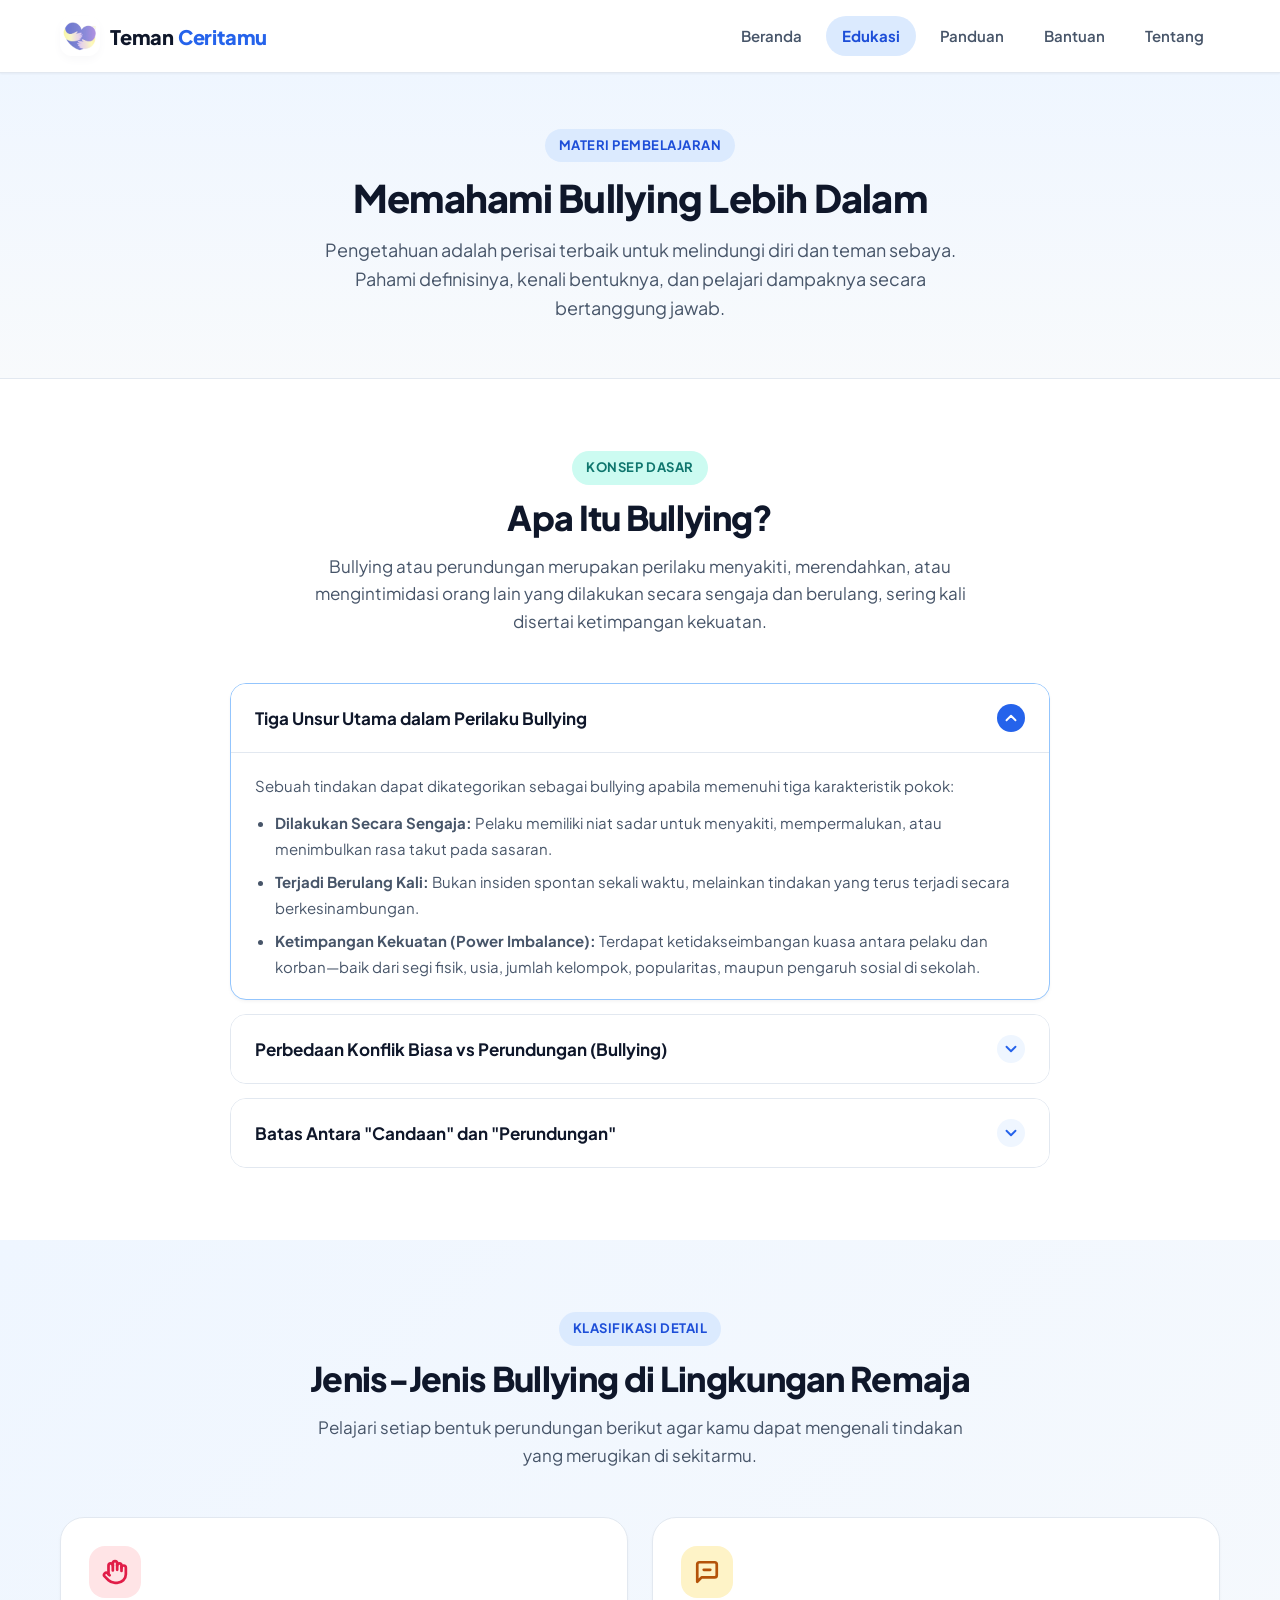
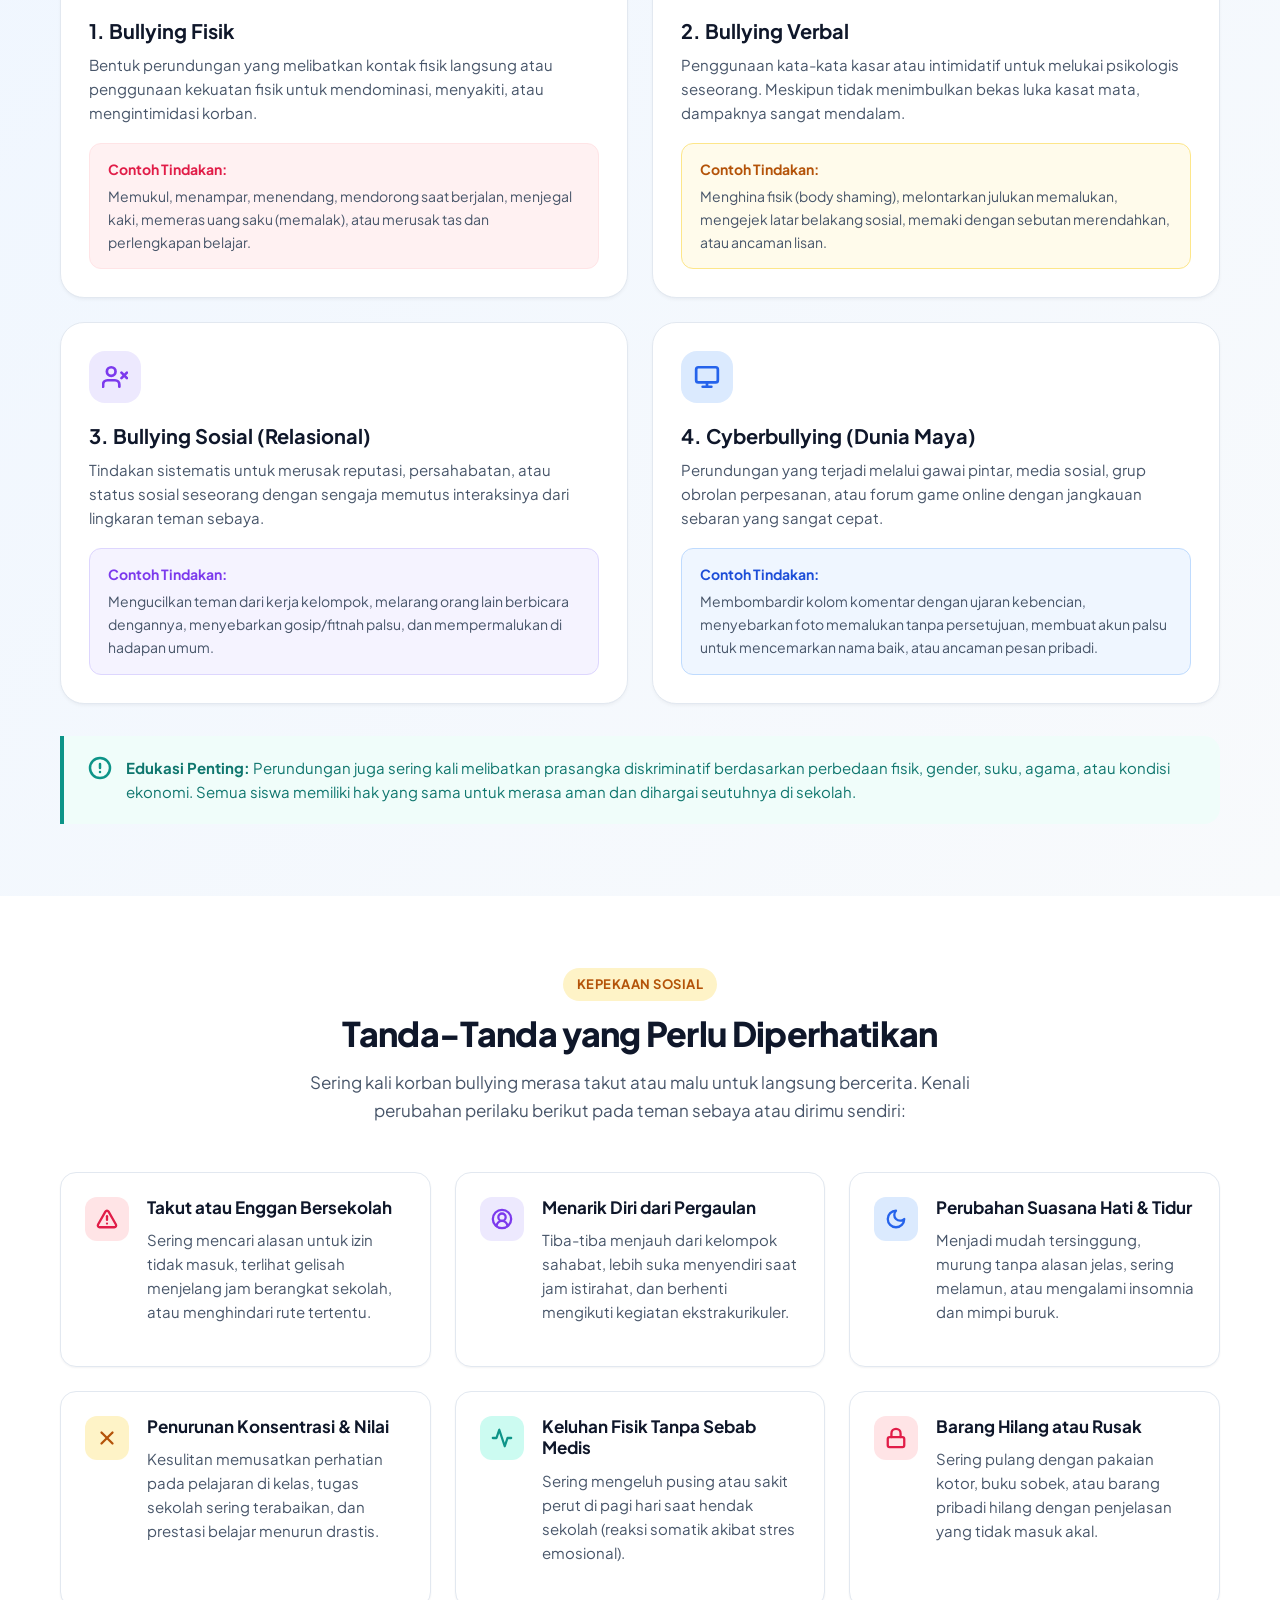
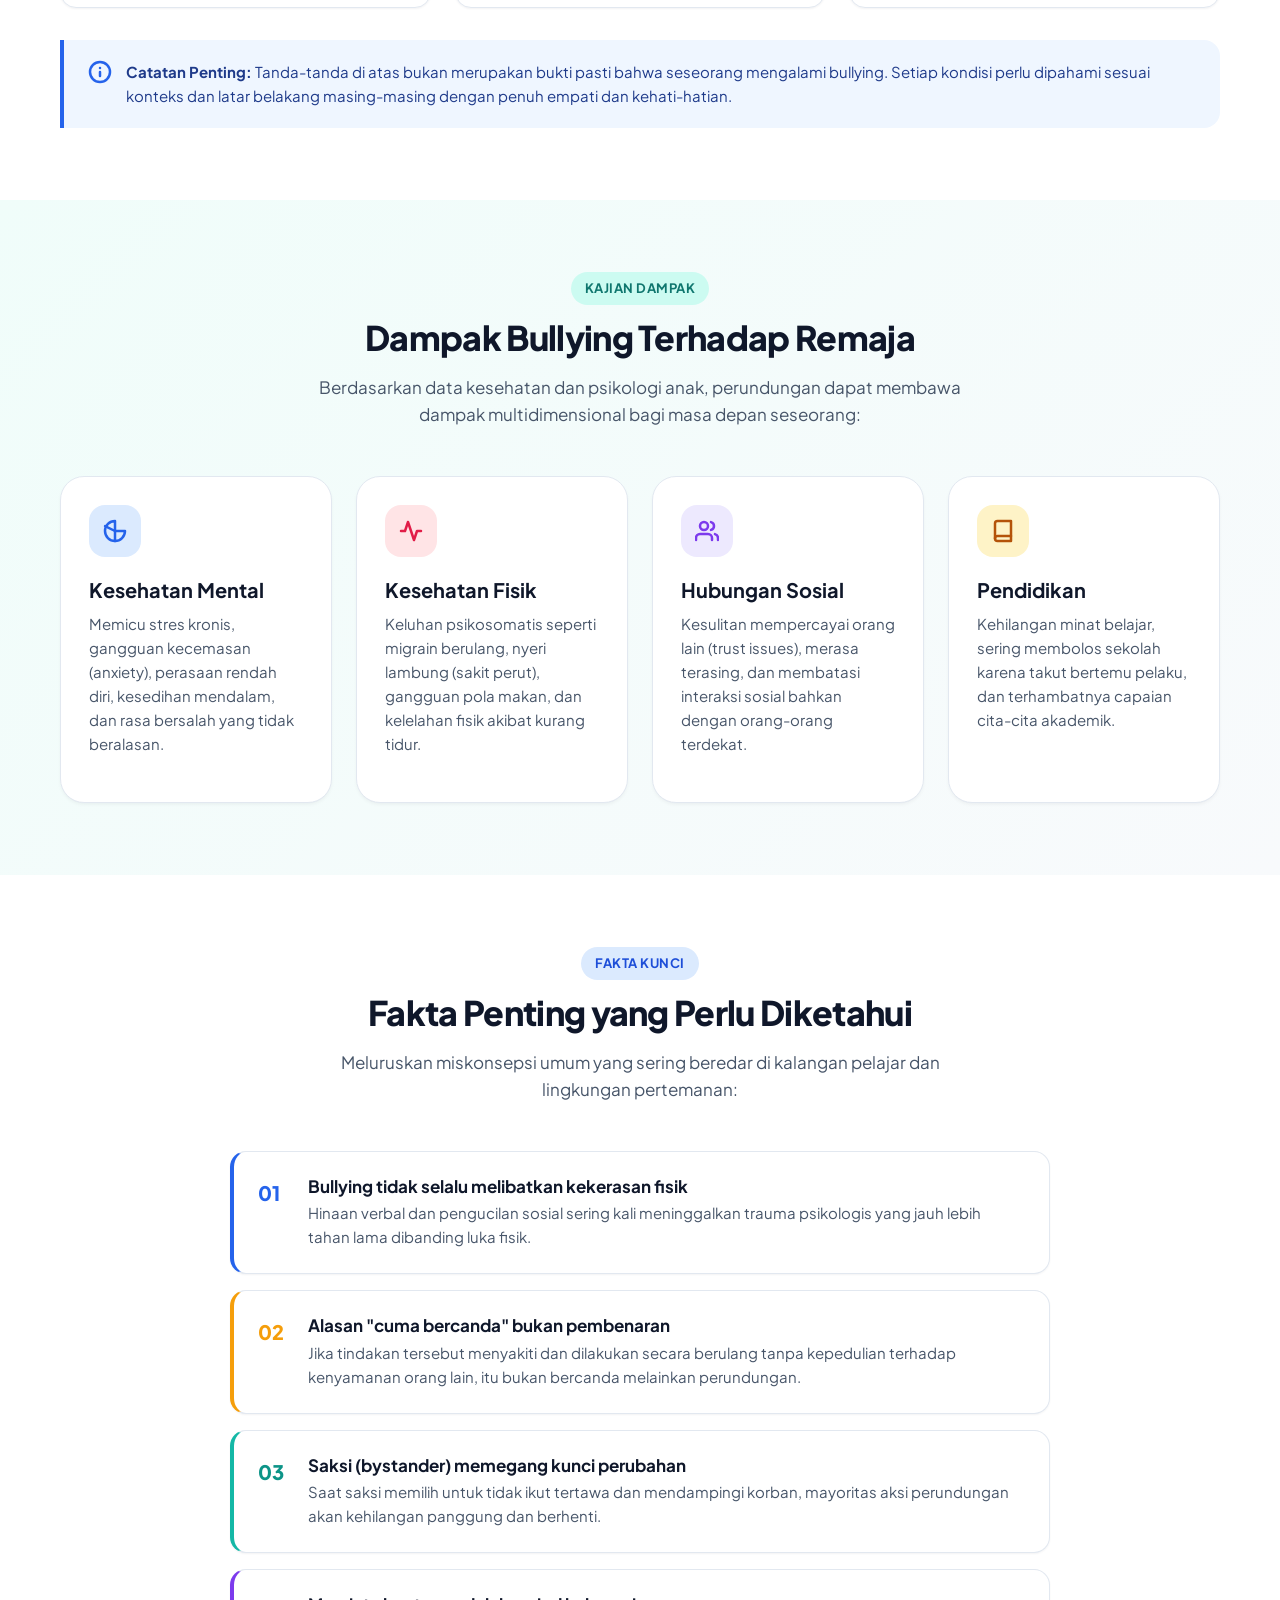
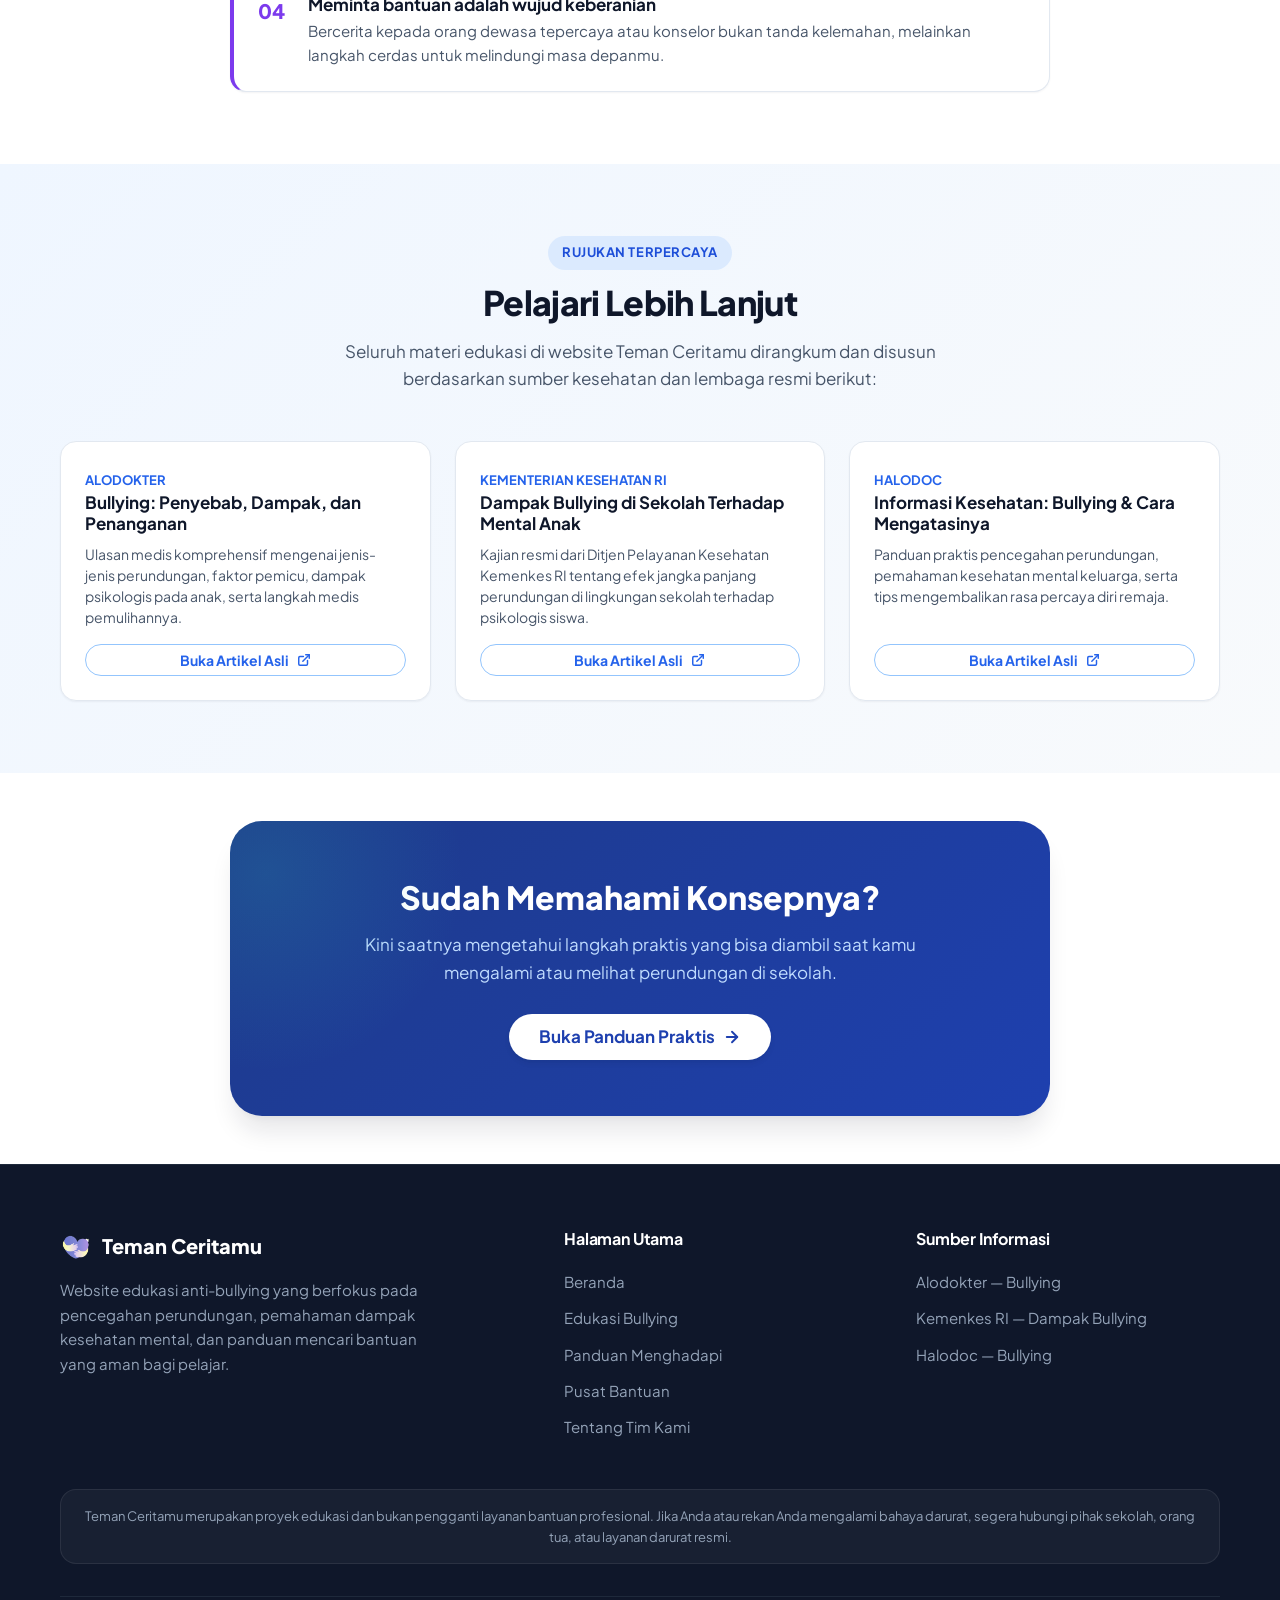
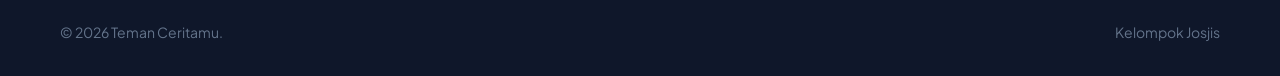
<file: edukasi.html>
<!doctype html>
<html lang="id">
  <head>
    <meta charset="UTF-8" />
    <meta name="viewport" content="width=device-width, initial-scale=1.0" />
    <meta
      name="description"
      content="Edukasi Ruang Aman — Pahami apa itu perundungan (bullying), jenis-jenisnya, tanda yang perlu diwaspadai, serta dampaknya bagi kesehatan mental dan masa depan remaja."
    />
    <title>Edukasi Bullying — Ruang Aman</title>

    <!-- Google Fonts: Plus Jakarta Sans -->
    <link rel="preconnect" href="https://fonts.googleapis.com" />
    <link rel="preconnect" href="https://fonts.gstatic.com" crossorigin />
    <link
      href="https://fonts.googleapis.com/css2?family=Plus+Jakarta+Sans:wght@400;500;600;700;800&display=swap"
      rel="stylesheet"
    />

    <!-- CSS Utama -->
    <link rel="stylesheet" href="css/style.css" />
  </head>
  <body>
    <!-- ========================================================================
       1. NAVBAR
       ======================================================================== -->
    <header class="navbar">
      <div class="container navbar-container">
        <a href="index.html" class="brand-logo" aria-label="Beranda Ruang Aman">
          <div class="brand-icon-wrapper">
            <img src="images/logo1.jpg" alt="ini logo" />
          </div>
          <span class="brand-name">Teman <span>Ceritamu</span></span>
        </a>

        <!-- Checkbox Toggle Hack untuk Mobile Menu (Pure CSS) -->
        <input
          type="checkbox"
          id="navToggleCheckbox"
          class="nav-toggle-checkbox"
        />
        <label
          for="navToggleCheckbox"
          class="nav-toggle"
          aria-label="Buka navigasi menu"
        >
          <div class="hamburger-line"></div>
        </label>

        <nav class="nav-menu" id="navMenu">
          <a href="index.html" class="nav-link">Beranda</a>
          <a href="edukasi.html" class="nav-link active">Edukasi</a>
          <a href="panduan.html" class="nav-link">Panduan</a>
          <a href="bantuan.html" class="nav-link">Bantuan</a>
          <a href="tentang.html" class="nav-link">Tentang</a>
        </nav>
      </div>
    </header>

    <!-- ========================================================================
       2. PAGE HERO BANNER
       ======================================================================== -->
    <main>
      <section class="page-hero">
        <div class="container">
          <span class="badge badge-primary">Materi Pembelajaran</span>
          <h1 class="page-hero-title">Memahami Bullying Lebih Dalam</h1>
          <p class="page-hero-subtitle">
            Pengetahuan adalah perisai terbaik untuk melindungi diri dan teman
            sebaya. Pahami definisinya, kenali bentuknya, dan pelajari dampaknya
            secara bertanggung jawab.
          </p>
        </div>
      </section>

      <!-- ========================================================================
         3. BAGIAN A: APA ITU BULLYING? (DEFINISI & PERBEDAAN KONFLIK)
         ======================================================================== -->
      <section class="section bg-white">
        <div class="container container-narrow">
          <div class="section-header text-center reveal">
            <span class="badge badge-mint">Konsep Dasar</span>
            <h2 class="section-title">Apa Itu Bullying?</h2>
            <p class="section-subtitle">
              Bullying atau perundungan merupakan perilaku menyakiti,
              merendahkan, atau mengintimidasi orang lain yang dilakukan secara
              sengaja dan berulang, sering kali disertai ketimpangan kekuatan.
            </p>
          </div>

          <!-- Accordion Interaktif  -->
          <div class="accordion reveal">
            <!-- Accordion Item 1 -->
            <details class="accordion-item" open>
              <summary>
                <span>Tiga Unsur Utama dalam Perilaku Bullying</span>
                <div class="accordion-icon">
                  <svg
                    width="18"
                    height="18"
                    viewBox="0 0 24 24"
                    fill="none"
                    stroke="currentColor"
                    stroke-width="2.5"
                    stroke-linecap="round"
                    stroke-linejoin="round"
                  >
                    <polyline points="6 9 12 15 18 9"></polyline>
                  </svg>
                </div>
              </summary>
              <div class="accordion-content">
                <div class="accordion-body">
                  <p style="margin-bottom: 12px">
                    Sebuah tindakan dapat dikategorikan sebagai bullying apabila
                    memenuhi tiga karakteristik pokok:
                  </p>
                  <ul
                    style="
                      list-style: disc;
                      padding-left: 20px;
                      display: flex;
                      flex-direction: column;
                      gap: 8px;
                    "
                  >
                    <li>
                      <strong>Dilakukan Secara Sengaja:</strong> Pelaku memiliki
                      niat sadar untuk menyakiti, mempermalukan, atau
                      menimbulkan rasa takut pada sasaran.
                    </li>
                    <li>
                      <strong>Terjadi Berulang Kali:</strong> Bukan insiden
                      spontan sekali waktu, melainkan tindakan yang terus
                      terjadi secara berkesinambungan.
                    </li>
                    <li>
                      <strong>Ketimpangan Kekuatan (Power Imbalance):</strong>
                      Terdapat ketidakseimbangan kuasa antara pelaku dan
                      korban—baik dari segi fisik, usia, jumlah kelompok,
                      popularitas, maupun pengaruh sosial di sekolah.
                    </li>
                  </ul>
                </div>
              </div>
            </details>

            <!-- Accordion Item 2 -->
            <details class="accordion-item">
              <summary>
                <span>Perbedaan Konflik Biasa vs Perundungan (Bullying)</span>
                <div class="accordion-icon">
                  <svg
                    width="18"
                    height="18"
                    viewBox="0 0 24 24"
                    fill="none"
                    stroke="currentColor"
                    stroke-width="2.5"
                    stroke-linecap="round"
                    stroke-linejoin="round"
                  >
                    <polyline points="6 9 12 15 18 9"></polyline>
                  </svg>
                </div>
              </summary>
              <div class="accordion-content">
                <div class="accordion-body">
                  <p style="margin-bottom: 12px">
                    <strong>Penting:</strong> Jangan langsung memberi label
                    "bullying" pada setiap perselisihan. Perbedaan keduanya
                    sangat jelas:
                  </p>
                  <div
                    style="
                      background-color: var(--primary-50);
                      padding: 16px;
                      border-radius: var(--radius-md);
                      margin-bottom: 12px;
                    "
                  >
                    <strong style="color: var(--primary-800)"
                      >Konflik Biasa:</strong
                    >
                    Terjadi antara dua pihak dengan posisi setara, biasanya
                    berakar dari perbedaan pendapat sesaat, kedua belah pihak
                    dapat saling membela diri, dan ada keinginan untuk mencari
                    jalan damai.
                  </div>
                  <div
                    style="
                      background-color: var(--rose-50);
                      padding: 16px;
                      border-radius: var(--radius-md);
                    "
                  >
                    <strong style="color: var(--rose-600)"
                      >Perundungan (Bullying):</strong
                    >
                    Tidak ada kesetaraan kuasa. Pihak yang dirugikan merasa
                    tidak berdaya, tidak ada niat berdamai dari pelaku, dan
                    bertujuan untuk mendominasi korban secara emosional atau
                    fisik.
                  </div>
                </div>
              </div>
            </details>

            <!-- Accordion Item 3 -->
            <details class="accordion-item">
              <summary>
                <span>Batas Antara "Candaan" dan "Perundungan"</span>
                <div class="accordion-icon">
                  <svg
                    width="18"
                    height="18"
                    viewBox="0 0 24 24"
                    fill="none"
                    stroke="currentColor"
                    stroke-width="2.5"
                    stroke-linecap="round"
                    stroke-linejoin="round"
                  >
                    <polyline points="6 9 12 15 18 9"></polyline>
                  </svg>
                </div>
              </summary>
              <div class="accordion-content">
                <div class="accordion-body">
                  Candaan yang sehat membuat
                  <em>semua orang tertawa bersama</em> tanpa ada yang merasa
                  terhina. Namun jika candaan tersebut:
                  <ul
                    style="
                      list-style: disc;
                      padding-left: 20px;
                      margin-top: 8px;
                      display: flex;
                      flex-direction: column;
                      gap: 6px;
                    "
                  >
                    <li>
                      Hanya satu pihak yang tertawa sementara pihak lain
                      tertekan atau merasa sakit hati.
                    </li>
                    <li>
                      Terus diulangi meskipun sasaran sudah meminta untuk
                      berhenti.
                    </li>
                    <li>
                      Menyerang fisik, latar belakang keluarga, atau hal pribadi
                      yang sensitif.
                    </li>
                  </ul>
                  <p style="margin-top: 10px">
                    Maka tindakan tersebut sudah melewati batas dan termasuk
                    bentuk perundungan verbal atau emosional.
                  </p>
                </div>
              </div>
            </details>
          </div>
        </div>
      </section>

      <!-- ========================================================================
         4. BAGIAN B: JENIS-JENIS BULLYING (4 KARTU MATERI)
         ======================================================================== -->
      <section class="section bg-light-blue" id="jenisBullying">
        <div class="container">
          <div class="section-header text-center reveal">
            <span class="badge badge-primary">Klasifikasi Detail</span>
            <h2 class="section-title">
              Jenis-Jenis Bullying di Lingkungan Remaja
            </h2>
            <p class="section-subtitle">
              Pelajari setiap bentuk perundungan berikut agar kamu dapat
              mengenali tindakan yang merugikan di sekitarmu.
            </p>
          </div>

          <div class="grid-2">
            <!-- 1. Bullying Fisik -->
            <div class="card card-hover reveal" id="fisik">
              <div class="icon-box icon-box-rose">
                <svg
                  width="26"
                  height="26"
                  viewBox="0 0 24 24"
                  fill="none"
                  stroke="currentColor"
                  stroke-width="2.5"
                  stroke-linecap="round"
                  stroke-linejoin="round"
                >
                  <path d="M18 11V6a2 2 0 0 0-2-2v0a2 2 0 0 0-2 2v0"></path>
                  <path d="M14 10V4a2 2 0 0 0-2-2v0a2 2 0 0 0-2 2v2"></path>
                  <path d="M10 10.5V6a2 2 0 0 0-2-2v0a2 2 0 0 0-2 2v8"></path>
                  <path
                    d="M18 8a2 2 0 1 1 4 0v6a8 8 0 0 1-8 8h-2c-2.8 0-4.5-.86-5.99-2.34l-3.6-3.6a2 2 0 0 1 2.83-2.82L7 15"
                  ></path>
                </svg>
              </div>
              <h3 class="card-title">1. Bullying Fisik</h3>
              <p class="card-desc">
                Bentuk perundungan yang melibatkan kontak fisik langsung atau
                penggunaan kekuatan fisik untuk mendominasi, menyakiti, atau
                mengintimidasi korban.
              </p>
              <div
                style="
                  background-color: var(--rose-50);
                  padding: 14px 18px;
                  border-radius: var(--radius-md);
                  font-size: 0.875rem;
                  border: 1px solid var(--rose-100);
                "
              >
                <strong style="color: var(--rose-600)">Contoh Tindakan:</strong>
                <span
                  style="
                    color: var(--text-muted);
                    display: block;
                    margin-top: 4px;
                  "
                >
                  Memukul, menampar, menendang, mendorong saat berjalan,
                  menjegal kaki, memeras uang saku (memalak), atau merusak tas
                  dan perlengkapan belajar.
                </span>
              </div>
            </div>

            <!-- 2. Bullying Verbal -->
            <div class="card card-hover reveal delay-100" id="verbal">
              <div class="icon-box icon-box-amber">
                <svg
                  width="26"
                  height="26"
                  viewBox="0 0 24 24"
                  fill="none"
                  stroke="currentColor"
                  stroke-width="2.5"
                  stroke-linecap="round"
                  stroke-linejoin="round"
                >
                  <path
                    d="M21 15a2 2 0 0 1-2 2H7l-4 4V5a2 2 0 0 1 2-2h14a2 2 0 0 1 2 2z"
                  ></path>
                  <line x1="9" y1="10" x2="15" y2="10"></line>
                </svg>
              </div>
              <h3 class="card-title">2. Bullying Verbal</h3>
              <p class="card-desc">
                Penggunaan kata-kata kasar atau intimidatif untuk melukai
                psikologis seseorang. Meskipun tidak menimbulkan bekas luka
                kasat mata, dampaknya sangat mendalam.
              </p>
              <div
                style="
                  background-color: var(--amber-50);
                  padding: 14px 18px;
                  border-radius: var(--radius-md);
                  font-size: 0.875rem;
                  border: 1px solid var(--amber-200);
                "
              >
                <strong style="color: var(--amber-700)"
                  >Contoh Tindakan:</strong
                >
                <span
                  style="
                    color: var(--text-muted);
                    display: block;
                    margin-top: 4px;
                  "
                >
                  Menghina fisik (body shaming), melontarkan julukan memalukan,
                  mengejek latar belakang sosial, memaki dengan sebutan
                  merendahkan, atau ancaman lisan.
                </span>
              </div>
            </div>

            <!-- 3. Bullying Sosial (Relasional) -->
            <div class="card card-hover reveal delay-200" id="sosial">
              <div class="icon-box icon-box-lavender">
                <svg
                  width="26"
                  height="26"
                  viewBox="0 0 24 24"
                  fill="none"
                  stroke="currentColor"
                  stroke-width="2.5"
                  stroke-linecap="round"
                  stroke-linejoin="round"
                >
                  <path d="M16 21v-2a4 4 0 0 0-4-4H5a4 4 0 0 0-4 4v2"></path>
                  <circle cx="8.5" cy="7" r="4"></circle>
                  <line x1="18" y1="8" x2="23" y2="13"></line>
                  <line x1="23" y1="8" x2="18" y2="13"></line>
                </svg>
              </div>
              <h3 class="card-title">3. Bullying Sosial (Relasional)</h3>
              <p class="card-desc">
                Tindakan sistematis untuk merusak reputasi, persahabatan, atau
                status sosial seseorang dengan sengaja memutus interaksinya dari
                lingkaran teman sebaya.
              </p>
              <div
                style="
                  background-color: var(--lavender-50);
                  padding: 14px 18px;
                  border-radius: var(--radius-md);
                  font-size: 0.875rem;
                  border: 1px solid var(--lavender-200);
                "
              >
                <strong style="color: var(--lavender-600)"
                  >Contoh Tindakan:</strong
                >
                <span
                  style="
                    color: var(--text-muted);
                    display: block;
                    margin-top: 4px;
                  "
                >
                  Mengucilkan teman dari kerja kelompok, melarang orang lain
                  berbicara dengannya, menyebarkan gosip/fitnah palsu, dan
                  mempermalukan di hadapan umum.
                </span>
              </div>
            </div>

            <!-- 4. Cyberbullying (Perundungan Siber) -->
            <div class="card card-hover reveal delay-300" id="cyber">
              <div class="icon-box icon-box-blue">
                <svg
                  width="26"
                  height="26"
                  viewBox="0 0 24 24"
                  fill="none"
                  stroke="currentColor"
                  stroke-width="2.5"
                  stroke-linecap="round"
                  stroke-linejoin="round"
                >
                  <rect x="2" y="3" width="20" height="14" rx="2" ry="2"></rect>
                  <line x1="8" y1="21" x2="16" y2="21"></line>
                  <line x1="12" y1="17" x2="12" y2="21"></line>
                </svg>
              </div>
              <h3 class="card-title">4. Cyberbullying (Dunia Maya)</h3>
              <p class="card-desc">
                Perundungan yang terjadi melalui gawai pintar, media sosial,
                grup obrolan perpesanan, atau forum game online dengan jangkauan
                sebaran yang sangat cepat.
              </p>
              <div
                style="
                  background-color: var(--primary-50);
                  padding: 14px 18px;
                  border-radius: var(--radius-md);
                  font-size: 0.875rem;
                  border: 1px solid var(--primary-200);
                "
              >
                <strong style="color: var(--primary-700)"
                  >Contoh Tindakan:</strong
                >
                <span
                  style="
                    color: var(--text-muted);
                    display: block;
                    margin-top: 4px;
                  "
                >
                  Membombardir kolom komentar dengan ujaran kebencian,
                  menyebarkan foto memalukan tanpa persetujuan, membuat akun
                  palsu untuk mencemarkan nama baik, atau ancaman pesan pribadi.
                </span>
              </div>
            </div>
          </div>

          <!-- Catatan Tambahan Edukatif -->
          <div class="support-note mint reveal" style="margin-top: 32px">
            <div style="flex-shrink: 0; color: var(--mint-600)">
              <svg
                width="24"
                height="24"
                viewBox="0 0 24 24"
                fill="none"
                stroke="currentColor"
                stroke-width="2.5"
                stroke-linecap="round"
                stroke-linejoin="round"
              >
                <circle cx="12" cy="12" r="10"></circle>
                <line x1="12" y1="8" x2="12" y2="12"></line>
                <line x1="12" y1="16" x2="12.01" y2="16"></line>
              </svg>
            </div>
            <div class="support-note-text">
              <strong>Edukasi Penting:</strong> Perundungan juga sering kali
              melibatkan prasangka diskriminatif berdasarkan perbedaan fisik,
              gender, suku, agama, atau kondisi ekonomi. Semua siswa memiliki
              hak yang sama untuk merasa aman dan dihargai seutuhnya di sekolah.
            </div>
          </div>
        </div>
      </section>

      <!-- ========================================================================
         5. BAGIAN C: TANDA-TANDA YANG PERLU DIPERHATIKAN
         ======================================================================== -->
      <section class="section bg-white">
        <div class="container">
          <div class="section-header text-center reveal">
            <span class="badge badge-amber">Kepekaan Sosial</span>
            <h2 class="section-title">Tanda-Tanda yang Perlu Diperhatikan</h2>
            <p class="section-subtitle">
              Sering kali korban bullying merasa takut atau malu untuk langsung
              bercerita. Kenali perubahan perilaku berikut pada teman sebaya
              atau dirimu sendiri:
            </p>
          </div>

          <div class="grid-3">
            <div class="feature-box reveal">
              <div class="feature-icon icon-box-rose">
                <svg
                  width="22"
                  height="22"
                  viewBox="0 0 24 24"
                  fill="none"
                  stroke="currentColor"
                  stroke-width="2.5"
                  stroke-linecap="round"
                  stroke-linejoin="round"
                >
                  <path
                    d="m21.73 18-8-14a2 2 0 0 0-3.48 0l-8 14A2 2 0 0 0 4 21h16a2 2 0 0 0 1.73-3Z"
                  ></path>
                  <line x1="12" y1="9" x2="12" y2="13"></line>
                  <line x1="12" y1="17" x2="12.01" y2="17"></line>
                </svg>
              </div>
              <div>
                <h3 class="card-title" style="font-size: 1.0625rem">
                  Takut atau Enggan Bersekolah
                </h3>
                <p class="card-desc">
                  Sering mencari alasan untuk izin tidak masuk, terlihat gelisah
                  menjelang jam berangkat sekolah, atau menghindari rute
                  tertentu.
                </p>
              </div>
            </div>

            <div class="feature-box reveal delay-100">
              <div class="feature-icon icon-box-lavender">
                <svg
                  width="22"
                  height="22"
                  viewBox="0 0 24 24"
                  fill="none"
                  stroke="currentColor"
                  stroke-width="2.5"
                  stroke-linecap="round"
                  stroke-linejoin="round"
                >
                  <path d="M18 20a6 6 0 0 0-12 0"></path>
                  <circle cx="12" cy="10" r="4"></circle>
                  <circle cx="12" cy="12" r="10"></circle>
                </svg>
              </div>
              <div>
                <h3 class="card-title" style="font-size: 1.0625rem">
                  Menarik Diri dari Pergaulan
                </h3>
                <p class="card-desc">
                  Tiba-tiba menjauh dari kelompok sahabat, lebih suka menyendiri
                  saat jam istirahat, dan berhenti mengikuti kegiatan
                  ekstrakurikuler.
                </p>
              </div>
            </div>

            <div class="feature-box reveal delay-200">
              <div class="feature-icon icon-box-blue">
                <svg
                  width="22"
                  height="22"
                  viewBox="0 0 24 24"
                  fill="none"
                  stroke="currentColor"
                  stroke-width="2.5"
                  stroke-linecap="round"
                  stroke-linejoin="round"
                >
                  <path d="M12 3a6 6 0 0 0 9 9 9 9 0 1 1-9-9Z"></path>
                </svg>
              </div>
              <div>
                <h3 class="card-title" style="font-size: 1.0625rem">
                  Perubahan Suasana Hati & Tidur
                </h3>
                <p class="card-desc">
                  Menjadi mudah tersinggung, murung tanpa alasan jelas, sering
                  melamun, atau mengalami insomnia dan mimpi buruk.
                </p>
              </div>
            </div>

            <div class="feature-box reveal delay-100">
              <div class="feature-icon icon-box-amber">
                <svg
                  width="22"
                  height="22"
                  viewBox="0 0 24 24"
                  fill="none"
                  stroke="currentColor"
                  stroke-width="2.5"
                  stroke-linecap="round"
                  stroke-linejoin="round"
                >
                  <line x1="18" y1="6" x2="6" y2="18"></line>
                  <line x1="6" y1="6" x2="18" y2="18"></line>
                </svg>
              </div>
              <div>
                <h3 class="card-title" style="font-size: 1.0625rem">
                  Penurunan Konsentrasi & Nilai
                </h3>
                <p class="card-desc">
                  Kesulitan memusatkan perhatian pada pelajaran di kelas, tugas
                  sekolah sering terabaikan, dan prestasi belajar menurun
                  drastis.
                </p>
              </div>
            </div>

            <div class="feature-box reveal delay-200">
              <div class="feature-icon icon-box-mint">
                <svg
                  width="22"
                  height="22"
                  viewBox="0 0 24 24"
                  fill="none"
                  stroke="currentColor"
                  stroke-width="2.5"
                  stroke-linecap="round"
                  stroke-linejoin="round"
                >
                  <path d="M22 12h-4l-3 9L9 3l-3 9H2"></path>
                </svg>
              </div>
              <div>
                <h3 class="card-title" style="font-size: 1.0625rem">
                  Keluhan Fisik Tanpa Sebab Medis
                </h3>
                <p class="card-desc">
                  Sering mengeluh pusing atau sakit perut di pagi hari saat
                  hendak sekolah (reaksi somatik akibat stres emosional).
                </p>
              </div>
            </div>

            <div class="feature-box reveal delay-300">
              <div class="feature-icon icon-box-rose">
                <svg
                  width="22"
                  height="22"
                  viewBox="0 0 24 24"
                  fill="none"
                  stroke="currentColor"
                  stroke-width="2.5"
                  stroke-linecap="round"
                  stroke-linejoin="round"
                >
                  <rect
                    x="3"
                    y="11"
                    width="18"
                    height="11"
                    rx="2"
                    ry="2"
                  ></rect>
                  <path d="M7 11V7a5 5 0 0 1 10 0v4"></path>
                </svg>
              </div>
              <div>
                <h3 class="card-title" style="font-size: 1.0625rem">
                  Barang Hilang atau Rusak
                </h3>
                <p class="card-desc">
                  Sering pulang dengan pakaian kotor, buku sobek, atau barang
                  pribadi hilang dengan penjelasan yang tidak masuk akal.
                </p>
              </div>
            </div>
          </div>

          <div class="support-note reveal" style="margin-top: 32px">
            <div style="flex-shrink: 0; color: var(--primary-600)">
              <svg
                width="24"
                height="24"
                viewBox="0 0 24 24"
                fill="none"
                stroke="currentColor"
                stroke-width="2.5"
                stroke-linecap="round"
                stroke-linejoin="round"
              >
                <circle cx="12" cy="12" r="10"></circle>
                <line x1="12" y1="16" x2="12" y2="12"></line>
                <line x1="12" y1="8" x2="12.01" y2="8"></line>
              </svg>
            </div>
            <div class="support-note-text">
              <strong>Catatan Penting:</strong> Tanda-tanda di atas bukan
              merupakan bukti pasti bahwa seseorang mengalami bullying. Setiap
              kondisi perlu dipahami sesuai konteks dan latar belakang
              masing-masing dengan penuh empati dan kehati-hatian.
            </div>
          </div>
        </div>
      </section>

      <!-- ========================================================================
         6. BAGIAN D: DAMPAK BULLYING (4 KATEGORI VISUAL)
         ======================================================================== -->
      <section class="section bg-light-mint">
        <div class="container">
          <div class="section-header text-center reveal">
            <span class="badge badge-mint">Kajian Dampak</span>
            <h2 class="section-title">Dampak Bullying Terhadap Remaja</h2>
            <p class="section-subtitle">
              Berdasarkan data kesehatan dan psikologi anak, perundungan dapat
              membawa dampak multidimensional bagi masa depan seseorang:
            </p>
          </div>

          <div class="grid-4">
            <!-- Dampak 1: Mental -->
            <div class="card card-hover reveal">
              <div class="icon-box icon-box-blue">
                <svg
                  width="24"
                  height="24"
                  viewBox="0 0 24 24"
                  fill="none"
                  stroke="currentColor"
                  stroke-width="2.5"
                  stroke-linecap="round"
                  stroke-linejoin="round"
                >
                  <path d="M12 2a10 10 0 1 0 10 10H12V2z"></path>
                  <path d="M12 12 2.1 7.1"></path>
                  <path d="M12 12v10"></path>
                </svg>
              </div>
              <h3 class="card-title">Kesehatan Mental</h3>
              <p class="card-desc">
                Memicu stres kronis, gangguan kecemasan (anxiety), perasaan
                rendah diri, kesedihan mendalam, dan rasa bersalah yang tidak
                beralasan.
              </p>
            </div>

            <!-- Dampak 2: Fisik -->
            <div class="card card-hover reveal delay-100">
              <div class="icon-box icon-box-rose">
                <svg
                  width="24"
                  height="24"
                  viewBox="0 0 24 24"
                  fill="none"
                  stroke="currentColor"
                  stroke-width="2.5"
                  stroke-linecap="round"
                  stroke-linejoin="round"
                >
                  <path d="M22 12h-4l-3 9L9 3l-3 9H2"></path>
                </svg>
              </div>
              <h3 class="card-title">Kesehatan Fisik</h3>
              <p class="card-desc">
                Keluhan psikosomatis seperti migrain berulang, nyeri lambung
                (sakit perut), gangguan pola makan, dan kelelahan fisik akibat
                kurang tidur.
              </p>
            </div>

            <!-- Dampak 3: Hubungan Sosial -->
            <div class="card card-hover reveal delay-200">
              <div class="icon-box icon-box-lavender">
                <svg
                  width="24"
                  height="24"
                  viewBox="0 0 24 24"
                  fill="none"
                  stroke="currentColor"
                  stroke-width="2.5"
                  stroke-linecap="round"
                  stroke-linejoin="round"
                >
                  <path d="M17 21v-2a4 4 0 0 0-4-4H5a4 4 0 0 0-4 4v2"></path>
                  <circle cx="9" cy="7" r="4"></circle>
                  <path d="M23 21v-2a4 4 0 0 0-3-3.87"></path>
                  <path d="M16 3.13a4 4 0 0 1 0 7.75"></path>
                </svg>
              </div>
              <h3 class="card-title">Hubungan Sosial</h3>
              <p class="card-desc">
                Kesulitan mempercayai orang lain (trust issues), merasa
                terasing, dan membatasi interaksi sosial bahkan dengan
                orang-orang terdekat.
              </p>
            </div>

            <!-- Dampak 4: Pendidikan -->
            <div class="card card-hover reveal delay-300">
              <div class="icon-box icon-box-amber">
                <svg
                  width="24"
                  height="24"
                  viewBox="0 0 24 24"
                  fill="none"
                  stroke="currentColor"
                  stroke-width="2.5"
                  stroke-linecap="round"
                  stroke-linejoin="round"
                >
                  <path d="M4 19.5A2.5 2.5 0 0 1 6.5 17H20"></path>
                  <path
                    d="M6.5 2H20v20H6.5A2.5 2.5 0 0 1 4 19.5v-15A2.5 2.5 0 0 1 6.5 2z"
                  ></path>
                </svg>
              </div>
              <h3 class="card-title">Pendidikan</h3>
              <p class="card-desc">
                Kehilangan minat belajar, sering membolos sekolah karena takut
                bertemu pelaku, dan terhambatnya capaian cita-cita akademik.
              </p>
            </div>
          </div>
        </div>
      </section>

      <!-- ========================================================================
         7. BAGIAN E: FAKTA PENTING TENTANG BULLYING
         ======================================================================== -->
      <section class="section bg-white">
        <div class="container container-narrow">
          <div class="section-header text-center reveal">
            <span class="badge badge-primary">Fakta Kunci</span>
            <h2 class="section-title">Fakta Penting yang Perlu Diketahui</h2>
            <p class="section-subtitle">
              Meluruskan miskonsepsi umum yang sering beredar di kalangan
              pelajar dan lingkungan pertemanan:
            </p>
          </div>

          <div style="display: flex; flex-direction: column; gap: 16px">
            <!-- Fakta 1 -->
            <div
              class="feature-box reveal"
              style="border-left: 4px solid var(--primary-600)"
            >
              <div
                style="
                  font-weight: 800;
                  font-size: 1.25rem;
                  color: var(--primary-600);
                  min-width: 32px;
                "
              >
                01
              </div>
              <div>
                <h4
                  style="
                    font-size: 1.0625rem;
                    margin-bottom: 4px;
                    color: var(--text-main);
                  "
                >
                  Bullying tidak selalu melibatkan kekerasan fisik
                </h4>
                <p
                  style="
                    font-size: 0.9375rem;
                    color: var(--text-muted);
                    line-height: 1.6;
                  "
                >
                  Hinaan verbal dan pengucilan sosial sering kali meninggalkan
                  trauma psikologis yang jauh lebih tahan lama dibanding luka
                  fisik.
                </p>
              </div>
            </div>

            <!-- Fakta 2 -->
            <div
              class="feature-box reveal delay-100"
              style="border-left: 4px solid var(--amber-500)"
            >
              <div
                style="
                  font-weight: 800;
                  font-size: 1.25rem;
                  color: var(--amber-500);
                  min-width: 32px;
                "
              >
                02
              </div>
              <div>
                <h4
                  style="
                    font-size: 1.0625rem;
                    margin-bottom: 4px;
                    color: var(--text-main);
                  "
                >
                  Alasan "cuma bercanda" bukan pembenaran
                </h4>
                <p
                  style="
                    font-size: 0.9375rem;
                    color: var(--text-muted);
                    line-height: 1.6;
                  "
                >
                  Jika tindakan tersebut menyakiti dan dilakukan secara berulang
                  tanpa kepedulian terhadap kenyamanan orang lain, itu bukan
                  bercanda melainkan perundungan.
                </p>
              </div>
            </div>

            <!-- Fakta 3 -->
            <div
              class="feature-box reveal delay-200"
              style="border-left: 4px solid var(--mint-500)"
            >
              <div
                style="
                  font-weight: 800;
                  font-size: 1.25rem;
                  color: var(--mint-600);
                  min-width: 32px;
                "
              >
                03
              </div>
              <div>
                <h4
                  style="
                    font-size: 1.0625rem;
                    margin-bottom: 4px;
                    color: var(--text-main);
                  "
                >
                  Saksi (bystander) memegang kunci perubahan
                </h4>
                <p
                  style="
                    font-size: 0.9375rem;
                    color: var(--text-muted);
                    line-height: 1.6;
                  "
                >
                  Saat saksi memilih untuk tidak ikut tertawa dan mendampingi
                  korban, mayoritas aksi perundungan akan kehilangan panggung
                  dan berhenti.
                </p>
              </div>
            </div>

            <!-- Fakta 4 -->
            <div
              class="feature-box reveal delay-300"
              style="border-left: 4px solid var(--lavender-600)"
            >
              <div
                style="
                  font-weight: 800;
                  font-size: 1.25rem;
                  color: var(--lavender-600);
                  min-width: 32px;
                "
              >
                04
              </div>
              <div>
                <h4
                  style="
                    font-size: 1.0625rem;
                    margin-bottom: 4px;
                    color: var(--text-main);
                  "
                >
                  Meminta bantuan adalah wujud keberanian
                </h4>
                <p
                  style="
                    font-size: 0.9375rem;
                    color: var(--text-muted);
                    line-height: 1.6;
                  "
                >
                  Bercerita kepada orang dewasa tepercaya atau konselor bukan
                  tanda kelemahan, melainkan langkah cerdas untuk melindungi
                  masa depanmu.
                </p>
              </div>
            </div>
          </div>
        </div>
      </section>

      <!-- ========================================================================
         8. BAGIAN F: SUMBER REFERENSI (PELAJARI LEBIH LANJUT)
         ======================================================================== -->
      <section class="section bg-light-blue" id="referensi">
        <div class="container">
          <div class="section-header text-center reveal">
            <span class="badge badge-primary">Rujukan Terpercaya</span>
            <h2 class="section-title">Pelajari Lebih Lanjut</h2>
            <p class="section-subtitle">
              Seluruh materi edukasi di website Teman Ceritamu dirangkum dan disusun
              berdasarkan sumber kesehatan dan lembaga resmi berikut:
            </p>
          </div>

          <div class="grid-3">
            <!-- Referensi 1 -->
            <div class="ref-card reveal">
              <div>
                <span class="ref-publisher">Alodokter</span>
                <h3 class="ref-title">
                  Bullying: Penyebab, Dampak, dan Penanganan
                </h3>
                <p class="ref-desc">
                  Ulasan medis komprehensif mengenai jenis-jenis perundungan,
                  faktor pemicu, dampak psikologis pada anak, serta langkah
                  medis pemulihannya.
                </p>
              </div>
              <a
                href="https://www.alodokter.com/bullying"
                target="_blank"
                rel="noopener noreferrer"
                class="btn btn-outline btn-sm"
                style="width: 100%"
              >
                Buka Artikel Asli
                <svg
                  width="14"
                  height="14"
                  viewBox="0 0 24 24"
                  fill="none"
                  stroke="currentColor"
                  stroke-width="2.5"
                  stroke-linecap="round"
                  stroke-linejoin="round"
                >
                  <path
                    d="M18 13v6a2 2 0 0 1-2 2H5a2 2 0 0 1-2-2V8a2 2 0 0 1 2-2h6"
                  ></path>
                  <polyline points="15 3 21 3 21 9"></polyline>
                  <line x1="10" y1="14" x2="21" y2="3"></line>
                </svg>
              </a>
            </div>

            <!-- Referensi 2 -->
            <div class="ref-card reveal delay-100">
              <div>
                <span class="ref-publisher">Kementerian Kesehatan RI</span>
                <h3 class="ref-title">
                  Dampak Bullying di Sekolah Terhadap Mental Anak
                </h3>
                <p class="ref-desc">
                  Kajian resmi dari Ditjen Pelayanan Kesehatan Kemenkes RI
                  tentang efek jangka panjang perundungan di lingkungan sekolah
                  terhadap psikologis siswa.
                </p>
              </div>
              <a
                href="https://keslan.kemkes.go.id/view_artikel/3704/dampak-perilaku-bullying-di-sekolah-terhadap-kesehatan-mental-anak"
                target="_blank"
                rel="noopener noreferrer"
                class="btn btn-outline btn-sm"
                style="width: 100%"
              >
                Buka Artikel Asli
                <svg
                  width="14"
                  height="14"
                  viewBox="0 0 24 24"
                  fill="none"
                  stroke="currentColor"
                  stroke-width="2.5"
                  stroke-linecap="round"
                  stroke-linejoin="round"
                >
                  <path
                    d="M18 13v6a2 2 0 0 1-2 2H5a2 2 0 0 1-2-2V8a2 2 0 0 1 2-2h6"
                  ></path>
                  <polyline points="15 3 21 3 21 9"></polyline>
                  <line x1="10" y1="14" x2="21" y2="3"></line>
                </svg>
              </a>
            </div>

            <!-- Referensi 3 -->
            <div class="ref-card reveal delay-200">
              <div>
                <span class="ref-publisher">Halodoc</span>
                <h3 class="ref-title">
                  Informasi Kesehatan: Bullying & Cara Mengatasinya
                </h3>
                <p class="ref-desc">
                  Panduan praktis pencegahan perundungan, pemahaman kesehatan
                  mental keluarga, serta tips mengembalikan rasa percaya diri
                  remaja.
                </p>
              </div>
              <a
                href="https://www.halodoc.com/kesehatan/bullying"
                target="_blank"
                rel="noopener noreferrer"
                class="btn btn-outline btn-sm"
                style="width: 100%"
              >
                Buka Artikel Asli
                <svg
                  width="14"
                  height="14"
                  viewBox="0 0 24 24"
                  fill="none"
                  stroke="currentColor"
                  stroke-width="2.5"
                  stroke-linecap="round"
                  stroke-linejoin="round"
                >
                  <path
                    d="M18 13v6a2 2 0 0 1-2 2H5a2 2 0 0 1-2-2V8a2 2 0 0 1 2-2h6"
                  ></path>
                  <polyline points="15 3 21 3 21 9"></polyline>
                  <line x1="10" y1="14" x2="21" y2="3"></line>
                </svg>
              </a>
            </div>
          </div>
        </div>
      </section>

      <!-- ========================================================================
         9. CTA KE HALAMAN PANDUAN
         ======================================================================== -->
      <section class="section-sm bg-white">
        <div class="container container-narrow">
          <div class="cta-banner reveal">
            <h2 class="cta-banner-title">Sudah Memahami Konsepnya?</h2>
            <p class="cta-banner-desc">
              Kini saatnya mengetahui langkah praktis yang bisa diambil saat
              kamu mengalami atau melihat perundungan di sekolah.
            </p>
            <div class="btn-group" style="justify-content: center">
              <a href="panduan.html" class="btn btn-white btn-lg">
                Buka Panduan Praktis
                <svg
                  width="18"
                  height="18"
                  viewBox="0 0 24 24"
                  fill="none"
                  stroke="currentColor"
                  stroke-width="2.5"
                  stroke-linecap="round"
                  stroke-linejoin="round"
                >
                  <line x1="5" y1="12" x2="19" y2="12"></line>
                  <polyline points="12 5 19 12 12 19"></polyline>
                </svg>
              </a>
            </div>
          </div>
        </div>
      </section>
    </main>

    <!-- ========================================================================
       10. FOOTER
       ======================================================================== -->
    <footer class="footer">
      <div class="container">
        <div class="footer-grid">
          <div>
            <div class="footer-brand-title">
              <div style="width: 32px; height: 32px">
              <img src="images/logo1.jpg" alt="ini logo">
              </div>
              <span>Teman Ceritamu</span>
            </div>
            <p class="footer-brand-desc">
              Website edukasi anti-bullying yang berfokus pada pencegahan
              perundungan, pemahaman dampak kesehatan mental, dan panduan
              mencari bantuan yang aman bagi pelajar.
            </p>
          </div>

          <div>
            <h4 class="footer-column-title">Halaman Utama</h4>
            <ul class="footer-links">
              <li><a href="index.html" class="footer-link">Beranda</a></li>
              <li>
                <a href="edukasi.html" class="footer-link">Edukasi Bullying</a>
              </li>
              <li>
                <a href="panduan.html" class="footer-link"
                  >Panduan Menghadapi</a
                >
              </li>
              <li>
                <a href="bantuan.html" class="footer-link">Pusat Bantuan</a>
              </li>
              <li>
                <a href="tentang.html" class="footer-link">Tentang Tim Kami</a>
              </li>
            </ul>
          </div>

          <div>
            <h4 class="footer-column-title">Sumber Informasi</h4>
            <ul class="footer-links">
              <li>
                <a
                  href="https://www.alodokter.com/bullying"
                  target="_blank"
                  rel="noopener noreferrer"
                  class="footer-link"
                >
                  Alodokter — Bullying
                </a>
              </li>
              <li>
                <a
                  href="https://keslan.kemkes.go.id/view_artikel/3704/dampak-perilaku-bullying-di-sekolah-terhadap-kesehatan-mental-anak"
                  target="_blank"
                  rel="noopener noreferrer"
                  class="footer-link"
                >
                  Kemenkes RI — Dampak Bullying
                </a>
              </li>
              <li>
                <a
                  href="https://www.halodoc.com/kesehatan/bullying"
                  target="_blank"
                  rel="noopener noreferrer"
                  class="footer-link"
                >
                  Halodoc — Bullying
                </a>
              </li>
            </ul>
          </div>
        </div>

        <div class="footer-disclaimer">
          Teman Ceritamu merupakan proyek edukasi dan bukan pengganti layanan
          bantuan profesional. Jika Anda atau rekan Anda mengalami bahaya
          darurat, segera hubungi pihak sekolah, orang tua, atau layanan darurat
          resmi.
        </div>

        <div class="footer-bottom">
          <div>
            &copy; 2026 Teman Ceritamu.
          </div>
          <div>Kelompok Josjis</div>
        </div>
      </div>
    </footer>
  </body>
</html>
</file>
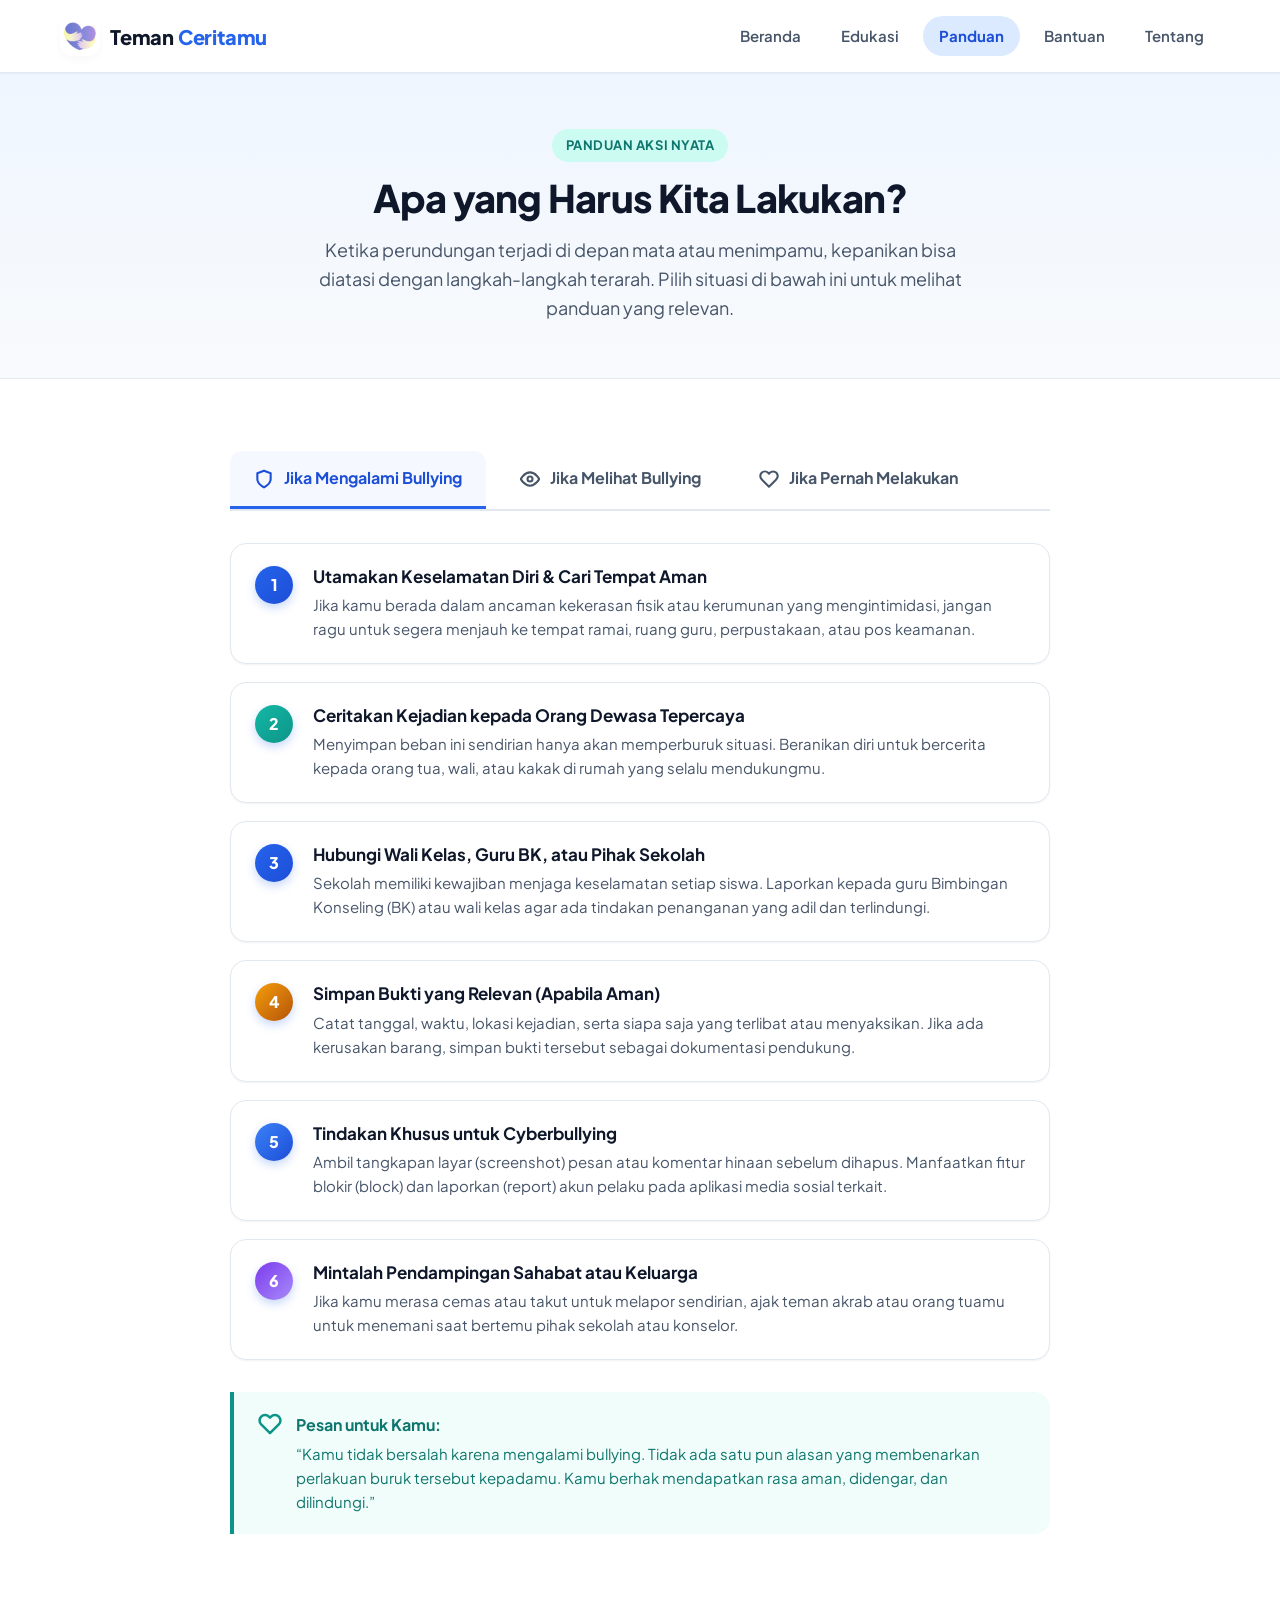
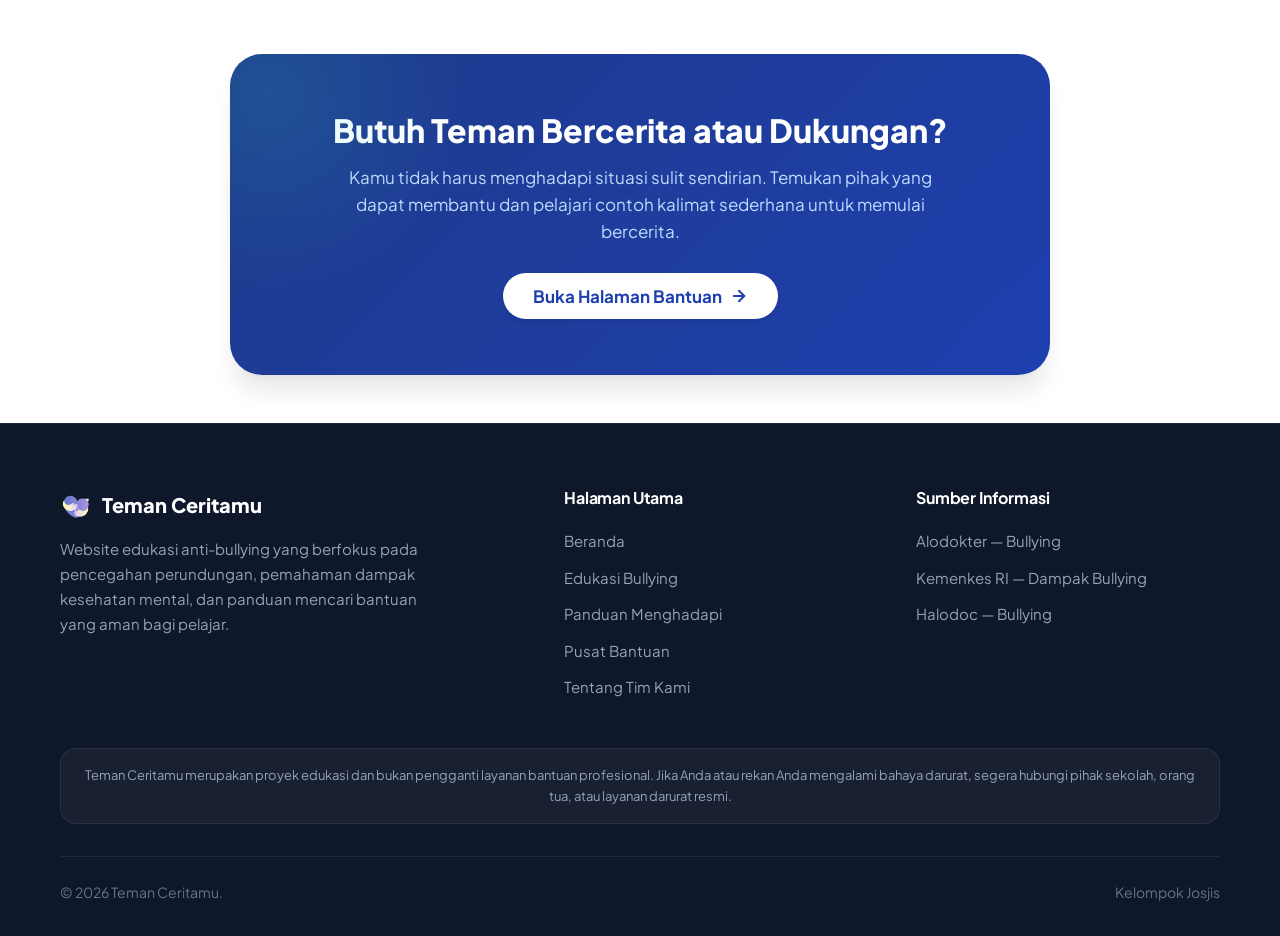
<file: panduan.html>
<!DOCTYPE html>
<html lang="id">
<head>
  <meta charset="UTF-8">
  <meta name="viewport" content="width=device-width, initial-scale=1.0">
  <meta name="description" content="Panduan Praktis Ruang Aman — Langkah nyata apa yang harus dilakukan saat mengalami bullying, menyaksikan perundungan, atau ingin memperbaiki diri. Dilengkapi checklist aksi harian.">
  <title>Panduan Aksi — Ruang Aman</title>
  
  <!-- Google Fonts: Plus Jakarta Sans -->
  <link rel="preconnect" href="https://fonts.googleapis.com">
  <link rel="preconnect" href="https://fonts.gstatic.com" crossorigin>
  <link href="https://fonts.googleapis.com/css2?family=Plus+Jakarta+Sans:wght@400;500;600;700;800&display=swap" rel="stylesheet">
  
  <!-- CSS Utama -->
  <link rel="stylesheet" href="css/style.css">
</head>
<body>

  <!-- ========================================================================
       1. NAVBAR
       ======================================================================== -->
  <header class="navbar">
    <div class="container navbar-container">
      <a href="index.html" class="brand-logo" aria-label="Beranda Ruang Aman">
        <div class="brand-icon-wrapper">
          <img src="images/logo1.jpg" alt="ini logo">
        </div>
        <span class="brand-name">Teman <span>Ceritamu</span></span>
      </a>

      <!-- Checkbox Toggle Hack untuk Mobile Menu -->
      <input type="checkbox" id="navToggleCheckbox" class="nav-toggle-checkbox">
      <label for="navToggleCheckbox" class="nav-toggle" aria-label="Buka navigasi menu">
        <div class="hamburger-line"></div>
      </label>

      <nav class="nav-menu" id="navMenu">
        <a href="index.html" class="nav-link">Beranda</a>
        <a href="edukasi.html" class="nav-link">Edukasi</a>
        <a href="panduan.html" class="nav-link active">Panduan</a>
        <a href="bantuan.html" class="nav-link">Bantuan</a>
        <a href="tentang.html" class="nav-link">Tentang</a>
      </nav>
    </div>
  </header>

  <!-- ========================================================================
       2. PAGE HERO BANNER
       ======================================================================== -->
  <main>
    <section class="page-hero">
      <div class="container">
        <span class="badge badge-mint">Panduan Aksi Nyata</span>
        <h1 class="page-hero-title">Apa yang Harus Kita Lakukan?</h1>
        <p class="page-hero-subtitle">
          Ketika perundungan terjadi di depan mata atau menimpamu, kepanikan bisa diatasi dengan langkah-langkah terarah. Pilih situasi di bawah ini untuk melihat panduan yang relevan.
        </p>
      </div>
    </section>

    <!-- ========================================================================
         3. SISTEM TABS: 3 SITUASI BERBEDA 
         ======================================================================== -->
    <section class="section bg-white">
      <div class="container container-narrow">
        <div class="css-tabs-wrapper reveal">

                    <!-- Radio Inputs untuk Navigasi Tab (CSS Hack) -->
          <input type="radio" name="guideTab" id="tab1" class="css-tab-radio" checked>
          <input type="radio" name="guideTab" id="tab2" class="css-tab-radio">
          <input type="radio" name="guideTab" id="tab3" class="css-tab-radio">
          
          <!-- Navigasi Tombol Tab -->
          <div class="tab-nav" role="tablist">
            <label for="tab1" class="tab-btn tab-btn-1">
              <svg width="20" height="20" viewBox="0 0 24 24" fill="none" stroke="currentColor" stroke-width="2.5" stroke-linecap="round" stroke-linejoin="round">
                <path d="M12 22s8-4 8-10V5l-8-3-8 3v7c0 6 8 10 8 10z"/>
              </svg>
              Jika Mengalami Bullying
            </label>
            <label for="tab2" class="tab-btn tab-btn-2">
              <svg width="20" height="20" viewBox="0 0 24 24" fill="none" stroke="currentColor" stroke-width="2.5" stroke-linecap="round" stroke-linejoin="round">
                <path d="M1 12s4-8 11-8 11 8 11 8-4 8-11 8-11-8-11-8z"></path>
                <circle cx="12" cy="12" r="3"></circle>
              </svg>
              Jika Melihat Bullying
            </label>
            <label for="tab3" class="tab-btn tab-btn-3">
              <svg width="20" height="20" viewBox="0 0 24 24" fill="none" stroke="currentColor" stroke-width="2.5" stroke-linecap="round" stroke-linejoin="round">
                <path d="M20.84 4.61a5.5 5.5 0 0 0-7.78 0L12 5.67l-1.06-1.06a5.5 5.5 0 0 0-7.78 7.78l1.06 1.06L12 21.23l7.78-7.78 1.06-1.06a5.5 5.5 0 0 0 0-7.78z"></path>
              </svg>
              Jika Pernah Melakukan
            </label>
          </div>

          <!-- TAB 1: JIKA MENGALAMI BULLYING -->
          <div class="tab-content tab-content-1">
            <div class="steps-list">
              <!-- Langkah 1 -->
              <div class="step-card">
                <div class="step-number">1</div>
                <div class="step-content">
                  <h3 class="step-title">Utamakan Keselamatan Diri & Cari Tempat Aman</h3>
                  <p class="step-desc">
                    Jika kamu berada dalam ancaman kekerasan fisik atau kerumunan yang mengintimidasi, jangan ragu untuk segera menjauh ke tempat ramai, ruang guru, perpustakaan, atau pos keamanan.
                  </p>
                </div>
              </div>

              <!-- Langkah 2 -->
              <div class="step-card">
                <div class="step-content" style="display: flex; gap: 20px; align-items: flex-start;">
                  <div class="step-number" style="background: linear-gradient(135deg, var(--mint-500) 0%, var(--mint-600) 100%);">2</div>
                  <div>
                    <h3 class="step-title">Ceritakan Kejadian kepada Orang Dewasa Tepercaya</h3>
                    <p class="step-desc">
                      Menyimpan beban ini sendirian hanya akan memperburuk situasi. Beranikan diri untuk bercerita kepada orang tua, wali, atau kakak di rumah yang selalu mendukungmu.
                    </p>
                  </div>
                </div>
              </div>

              <!-- Langkah 3 -->
              <div class="step-card">
                <div class="step-number">3</div>
                <div class="step-content">
                  <h3 class="step-title">Hubungi Wali Kelas, Guru BK, atau Pihak Sekolah</h3>
                  <p class="step-desc">
                    Sekolah memiliki kewajiban menjaga keselamatan setiap siswa. Laporkan kepada guru Bimbingan Konseling (BK) atau wali kelas agar ada tindakan penanganan yang adil dan terlindungi.
                  </p>
                </div>
              </div>

              <!-- Langkah 4 -->
              <div class="step-card">
                <div class="step-number" style="background: linear-gradient(135deg, var(--amber-500) 0%, var(--amber-700) 100%);">4</div>
                <div class="step-content">
                  <h3 class="step-title">Simpan Bukti yang Relevan (Apabila Aman)</h3>
                  <p class="step-desc">
                    Catat tanggal, waktu, lokasi kejadian, serta siapa saja yang terlibat atau menyaksikan. Jika ada kerusakan barang, simpan bukti tersebut sebagai dokumentasi pendukung.
                  </p>
                </div>
              </div>

              <!-- Langkah 5 -->
              <div class="step-card">
                <div class="step-number" style="background: linear-gradient(135deg, var(--primary-500) 0%, var(--primary-700) 100%);">5</div>
                <div class="step-content">
                  <h3 class="step-title">Tindakan Khusus untuk Cyberbullying</h3>
                  <p class="step-desc">
                    Ambil tangkapan layar (screenshot) pesan atau komentar hinaan sebelum dihapus. Manfaatkan fitur blokir (block) dan laporkan (report) akun pelaku pada aplikasi media sosial terkait.
                  </p>
                </div>
              </div>

              <!-- Langkah 6 -->
              <div class="step-card">
                <div class="step-number" style="background: linear-gradient(135deg, var(--lavender-600) 0%, var(--lavender-400) 100%);">6</div>
                <div class="step-content">
                  <h3 class="step-title">Mintalah Pendampingan Sahabat atau Keluarga</h3>
                  <p class="step-desc">
                    Jika kamu merasa cemas atau takut untuk melapor sendirian, ajak teman akrab atau orang tuamu untuk menemani saat bertemu pihak sekolah atau konselor.
                  </p>
                </div>
              </div>
            </div>

            <!-- Pesan Penguat Emosional -->
            <div class="support-note mint" style="margin-top: 32px;">
              <div style="flex-shrink: 0; color: var(--mint-600);">
                <svg width="24" height="24" viewBox="0 0 24 24" fill="none" stroke="currentColor" stroke-width="2.5" stroke-linecap="round" stroke-linejoin="round">
                  <path d="M20.84 4.61a5.5 5.5 0 0 0-7.78 0L12 5.67l-1.06-1.06a5.5 5.5 0 0 0-7.78 7.78l1.06 1.06L12 21.23l7.78-7.78 1.06-1.06a5.5 5.5 0 0 0 0-7.78z"></path>
                </svg>
              </div>
              <div class="support-note-text">
                <strong style="font-size: 1rem; display: block; margin-bottom: 4px;">Pesan untuk Kamu:</strong>
                “Kamu tidak bersalah karena mengalami bullying. Tidak ada satu pun alasan yang membenarkan perlakuan buruk tersebut kepadamu. Kamu berhak mendapatkan rasa aman, didengar, dan dilindungi.”
              </div>
            </div>
          </div>

          <!-- TAB 2: JIKA MELIHAT BULLYING (BYSTANDER) -->
          <div class="tab-content tab-content-2">
            <div class="steps-list">
              <!-- Langkah 1 -->
              <div class="step-card">
                <div class="step-number" style="background: linear-gradient(135deg, var(--rose-500) 0%, var(--rose-600) 100%);">1</div>
                <div class="step-content">
                  <h3 class="step-title">Jangan Ikut Menertawakan atau Menyoraki</h3>
                  <p class="step-desc">
                    Pelaku bullying sering mencari perhatian dan validasi dari penonton. Dengan tidak tertawa, tidak berkumpul menonton, dan tidak menyebarkan bahan ejekan, kamu memutus sumber panggung mereka.
                  </p>
                </div>
              </div>

              <!-- Langkah 2 -->
              <div class="step-card">
                <div class="step-number">2</div>
                <div class="step-content">
                  <h3 class="step-title">Utamakan Keselamatan Diri & Korban</h3>
                  <p class="step-desc">
                    Jangan mencoba konfrontasi fisik langsung jika situasi berbahaya. Alihkan perhatian secara cerdas, misalnya dengan memanggil korban: <em>"Ayo ke kantin bareng, kita sudah ditunggu guru."</em>
                  </p>
                </div>
              </div>

              <!-- Langkah 3 -->
              <div class="step-card">
                <div class="step-number" style="background: linear-gradient(135deg, var(--mint-500) 0%, var(--mint-600) 100%);">3</div>
                <div class="step-content">
                  <h3 class="step-title">Dukung Korban Tanpa Menghakimi atau Memaksa</h3>
                  <p class="step-desc">
                    Temui teman yang menjadi sasaran setelah kejadian. Duduklah di sampingnya dan katakan: <em>"Aku lihat apa yang terjadi tadi, itu tidak benar dan kamu tidak pantas diperlakukan begitu."</em>
                  </p>
                </div>
              </div>

              <!-- Langkah 4 -->
              <div class="step-card">
                <div class="step-number" style="background: linear-gradient(135deg, var(--primary-600) 0%, var(--primary-700) 100%);">4</div>
                <div class="step-content">
                  <h3 class="step-title">Laporkan Secara Aman kepada Orang Dewasa Tepercaya</h3>
                  <p class="step-desc">
                    Berceritalah kepada guru BK, wali kelas, atau kepala sekolah. Kamu bisa meminta agar identitasmu sebagai pelapor dirahasiakan demi kenyamanan bersama.
                  </p>
                </div>
              </div>

              <!-- Langkah 5 -->
              <div class="step-card">
                <div class="step-number" style="background: linear-gradient(135deg, var(--amber-500) 0%, var(--amber-700) 100%);">5</div>
                <div class="step-content">
                  <h3 class="step-title">Jangan Menyebarkan Rekaman Video atau Foto</h3>
                  <p class="step-desc">
                    Menyebarkan video atau foto aksi bullying di media sosial atau grup obrolan justru memperluas rasa malu korban (reviktimisasi). Serahkan bukti hanya kepada pihak berwenang di sekolah.
                  </p>
                </div>
              </div>
            </div>

            <div class="support-note" style="margin-top: 32px;">
              <div style="flex-shrink: 0; color: var(--primary-600);">
                <svg width="24" height="24" viewBox="0 0 24 24" fill="none" stroke="currentColor" stroke-width="2.5" stroke-linecap="round" stroke-linejoin="round">
                  <path d="M12 22s8-4 8-10V5l-8-3-8 3v7c0 6 8 10 8 10z"/>
                </svg>
              </div>
              <div class="support-note-text">
                <strong>Kekuatan Saksi:</strong> Keberanian satu orang untuk tidak membiarkan ketidakadilan terjadi sering kali menjadi dorongan bagi teman-teman lain untuk ikut berdiri membela kebenaran.
              </div>
            </div>
          </div>

          <!-- TAB 3: JIKA PERNAH MELAKUKAN BULLYING -->
          <div class="tab-content tab-content-3">
            <div class="steps-list">
              <!-- Langkah 1 -->
              <div class="step-card">
                <div class="step-number" style="background: linear-gradient(135deg, var(--lavender-600) 0%, var(--lavender-400) 100%);">1</div>
                <div class="step-content">
                  <h3 class="step-title">Akui Bahwa Tindakan Tersebut Menyakiti Orang Lain</h3>
                  <p class="step-desc">
                    Langkah paling berani dimulai dari kejujuran pada diri sendiri. Meskipun awalnya kamu hanya menganggapnya lelucon atau ikut-ikutan teman, sadarilah bahwa perbuatanmu menimbulkan luka bagi orang lain.
                  </p>
                </div>
              </div>

              <!-- Langkah 2 -->
              <div class="step-card">
                <div class="step-number" style="background: linear-gradient(135deg, var(--rose-500) 0%, var(--rose-600) 100%);">2</div>
                <div class="step-content">
                  <h3 class="step-title">Segera Hentikan Seluruh Perilaku Merugikan Tersebut</h3>
                  <p class="step-desc">
                    Berhenti sekarang juga. Jangan lagi melontarkan kata-kata ejekan, jangan menyebarkan rumor, dan tolak ajakan teman kelompok untuk melanjutkan perundungan.
                  </p>
                </div>
              </div>

              <!-- Langkah 3 -->
              <div class="step-card">
                <div class="step-number" style="background: linear-gradient(135deg, var(--amber-500) 0%, var(--amber-700) 100%);">3</div>
                <div class="step-content">
                  <h3 class="step-title">Dengarkan Dampaknya Tanpa Menyalahkan Korban</h3>
                  <p class="step-desc">
                    Jika ada kesempatan mediasi, dengarkan bagaimana perasaan teman yang kamu sakiti. Hindari alasan defensif seperti <em>"kamu sih terlalu sensitif"</em>. Tanggung jawab adalah tanda kedewasaan.
                  </p>
                </div>
              </div>

              <!-- Langkah 4 -->
              <div class="step-card">
                <div class="step-number" style="background: linear-gradient(135deg, var(--mint-500) 0%, var(--mint-600) 100%);">4</div>
                <div class="step-content">
                  <h3 class="step-title">Perbaiki Perilaku & Hormati Batasan Orang Lain</h3>
                  <p class="step-desc">
                    Minta maaf secara tulus tanpa memaksa korban untuk langsung memaafkan atau kembali akrab. Hargai jika mereka butuh ruang dan waktu untuk memulihkan kepercayaan.
                  </p>
                </div>
              </div>

              <!-- Langkah 5 -->
              <div class="step-card">
                <div class="step-number" style="background: linear-gradient(135deg, var(--primary-600) 0%, var(--primary-700) 100%);">5</div>
                <div class="step-content">
                  <h3 class="step-title">Mintalah Pendampingan dari Guru BK atau Konselor</h3>
                  <p class="step-desc">
                    Sering kali keinginan merundung berakar dari masalah pribadi, tekanan emosi, atau rasa tidak aman dalam diri. Bicarakan ini dengan konselor sekolah untuk membantumu mengelola emosi secara positif.
                  </p>
                </div>
              </div>
            </div>

            <div class="support-note mint" style="margin-top: 32px;">
              <div style="flex-shrink: 0; color: var(--mint-600);">
                <svg width="24" height="24" viewBox="0 0 24 24" fill="none" stroke="currentColor" stroke-width="2.5" stroke-linecap="round" stroke-linejoin="round">
                  <polyline points="20 6 9 17 4 12"></polyline>
                </svg>
              </div>
              <div class="support-note-text">
                <strong>Pendekatan Edukatif:</strong> Mengakui kesalahan dan berkomitmen untuk berubah membutuhkan jiwa kesatria. Masa lalu tidak mendefinisikan siapa dirimu jika kamu memilih untuk menjadi pribadi yang lebih berempati hari ini.
              </div>
            </div>
          </div>
        </div>
      </div>
    </section>

    <!-- ========================================================================
         5. CTA KE HALAMAN BANTUAN
         ======================================================================== -->
    <section class="section-sm bg-white">
      <div class="container container-narrow">
        <div class="cta-banner reveal">
          <h2 class="cta-banner-title">Butuh Teman Bercerita atau Dukungan?</h2>
          <p class="cta-banner-desc">
            Kamu tidak harus menghadapi situasi sulit sendirian. Temukan pihak yang dapat membantu dan pelajari contoh kalimat sederhana untuk memulai bercerita.
          </p>
          <div class="btn-group" style="justify-content: center;">
            <a href="bantuan.html" class="btn btn-white btn-lg">
              Buka Halaman Bantuan
              <svg width="18" height="18" viewBox="0 0 24 24" fill="none" stroke="currentColor" stroke-width="2.5" stroke-linecap="round" stroke-linejoin="round">
                <line x1="5" y1="12" x2="19" y2="12"></line>
                <polyline points="12 5 19 12 12 19"></polyline>
              </svg>
            </a>
          </div>
        </div>
      </div>
    </section>
  </main>

  <!-- ========================================================================
       6. FOOTER
       ======================================================================== -->
  <footer class="footer">
    <div class="container">
      <div class="footer-grid">
        <div>
          <div class="footer-brand-title">
            <div style="width: 32px; height: 32px;">
            <img src="images/logo1.jpg" alt="ini logo">
            </div>
            <span>Teman Ceritamu</span>
          </div>
          <p class="footer-brand-desc">
            Website edukasi anti-bullying yang berfokus pada pencegahan perundungan, pemahaman dampak kesehatan mental, dan panduan mencari bantuan yang aman bagi pelajar.
          </p>
        </div>

        <div>
          <h4 class="footer-column-title">Halaman Utama</h4>
          <ul class="footer-links">
            <li><a href="index.html" class="footer-link">Beranda</a></li>
            <li><a href="edukasi.html" class="footer-link">Edukasi Bullying</a></li>
            <li><a href="panduan.html" class="footer-link">Panduan Menghadapi</a></li>
            <li><a href="bantuan.html" class="footer-link">Pusat Bantuan</a></li>
            <li><a href="tentang.html" class="footer-link">Tentang Tim Kami</a></li>
          </ul>
        </div>

        <div>
          <h4 class="footer-column-title">Sumber Informasi</h4>
          <ul class="footer-links">
            <li>
              <a href="https://www.alodokter.com/bullying" target="_blank" rel="noopener noreferrer" class="footer-link">
                Alodokter — Bullying
              </a>
            </li>
            <li>
              <a href="https://keslan.kemkes.go.id/view_artikel/3704/dampak-perilaku-bullying-di-sekolah-terhadap-kesehatan-mental-anak" target="_blank" rel="noopener noreferrer" class="footer-link">
                Kemenkes RI — Dampak Bullying
              </a>
            </li>
            <li>
              <a href="https://www.halodoc.com/kesehatan/bullying" target="_blank" rel="noopener noreferrer" class="footer-link">
                Halodoc — Bullying
              </a>
            </li>
          </ul>
        </div>
      </div>

      <div class="footer-disclaimer">
        Teman Ceritamu merupakan proyek edukasi dan bukan pengganti layanan bantuan profesional. Jika Anda atau rekan Anda mengalami bahaya darurat, segera hubungi pihak sekolah, orang tua, atau layanan darurat resmi.
      </div>

      <div class="footer-bottom">
        <div>&copy; 2026 Teman Ceritamu.</div>
        <div>Kelompok Josjis</div>
      </div>
    </div>
  </footer>
</body>
</html>
</file>
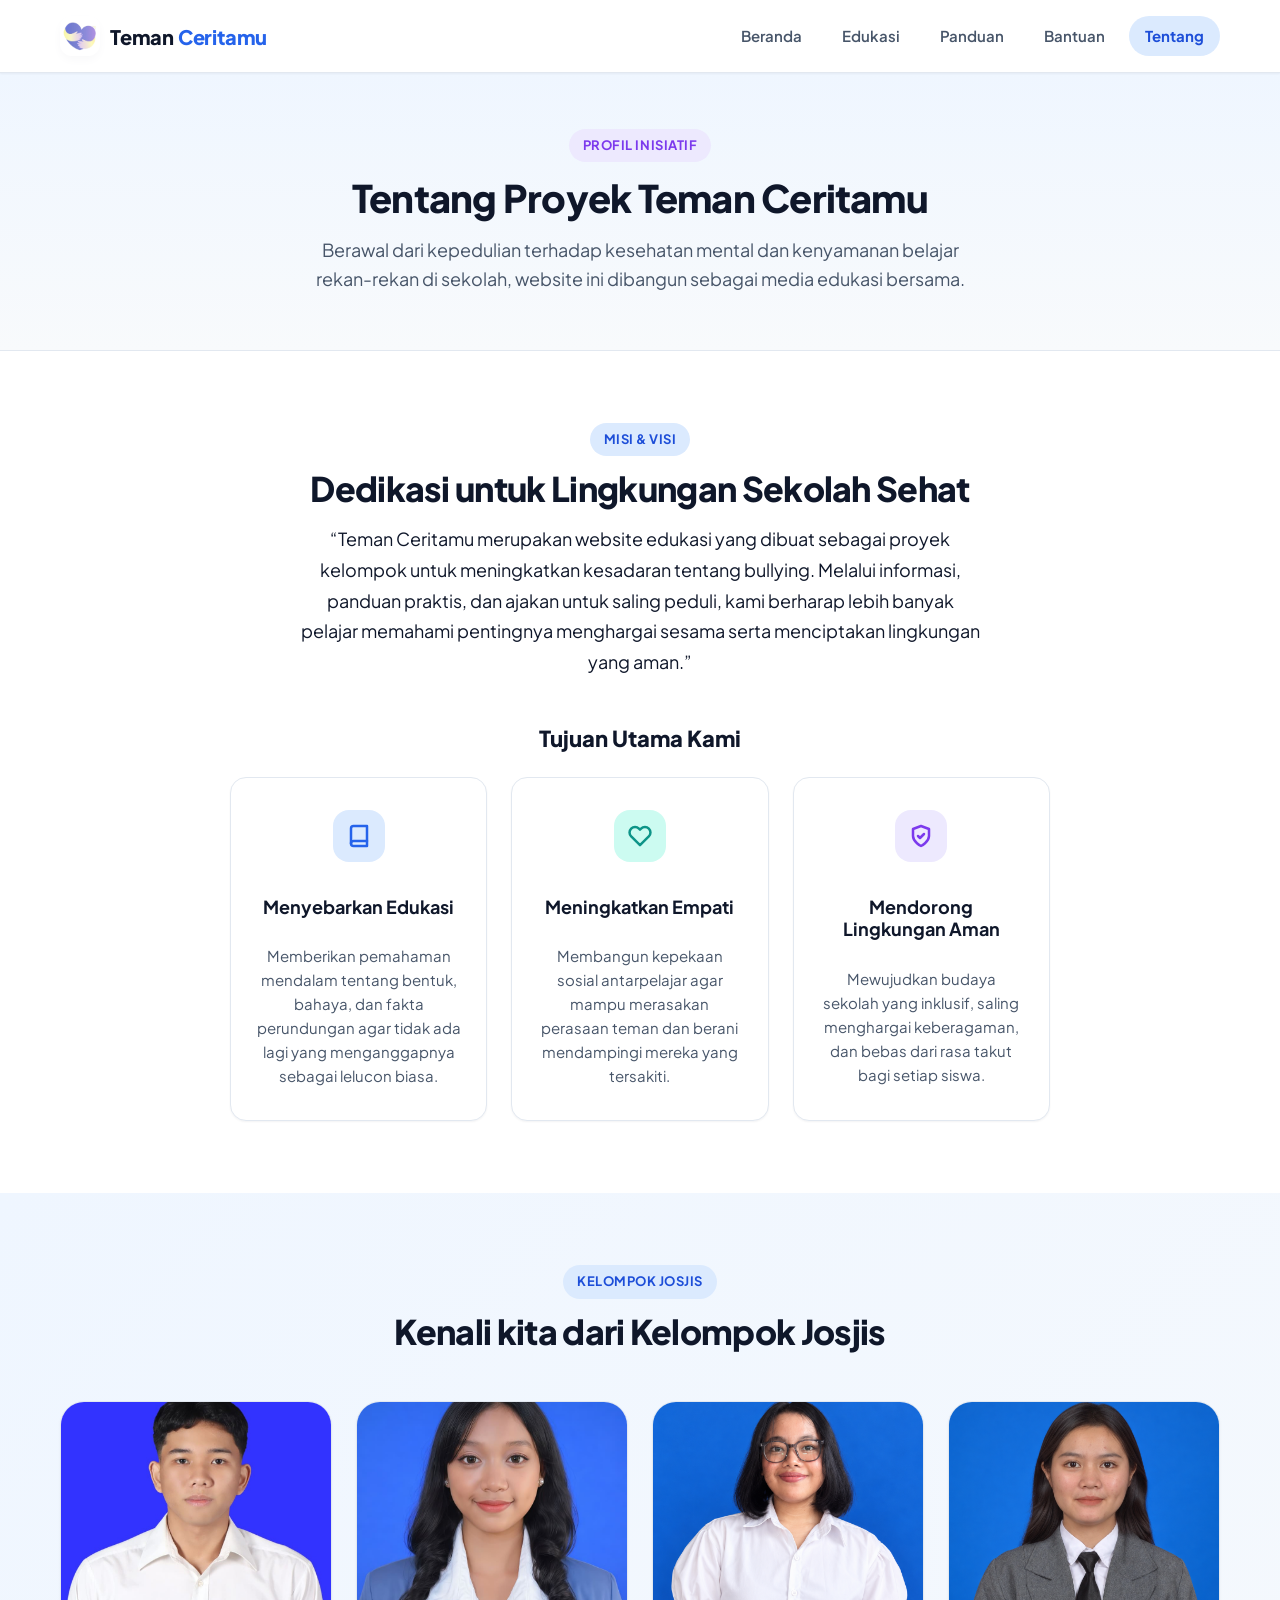
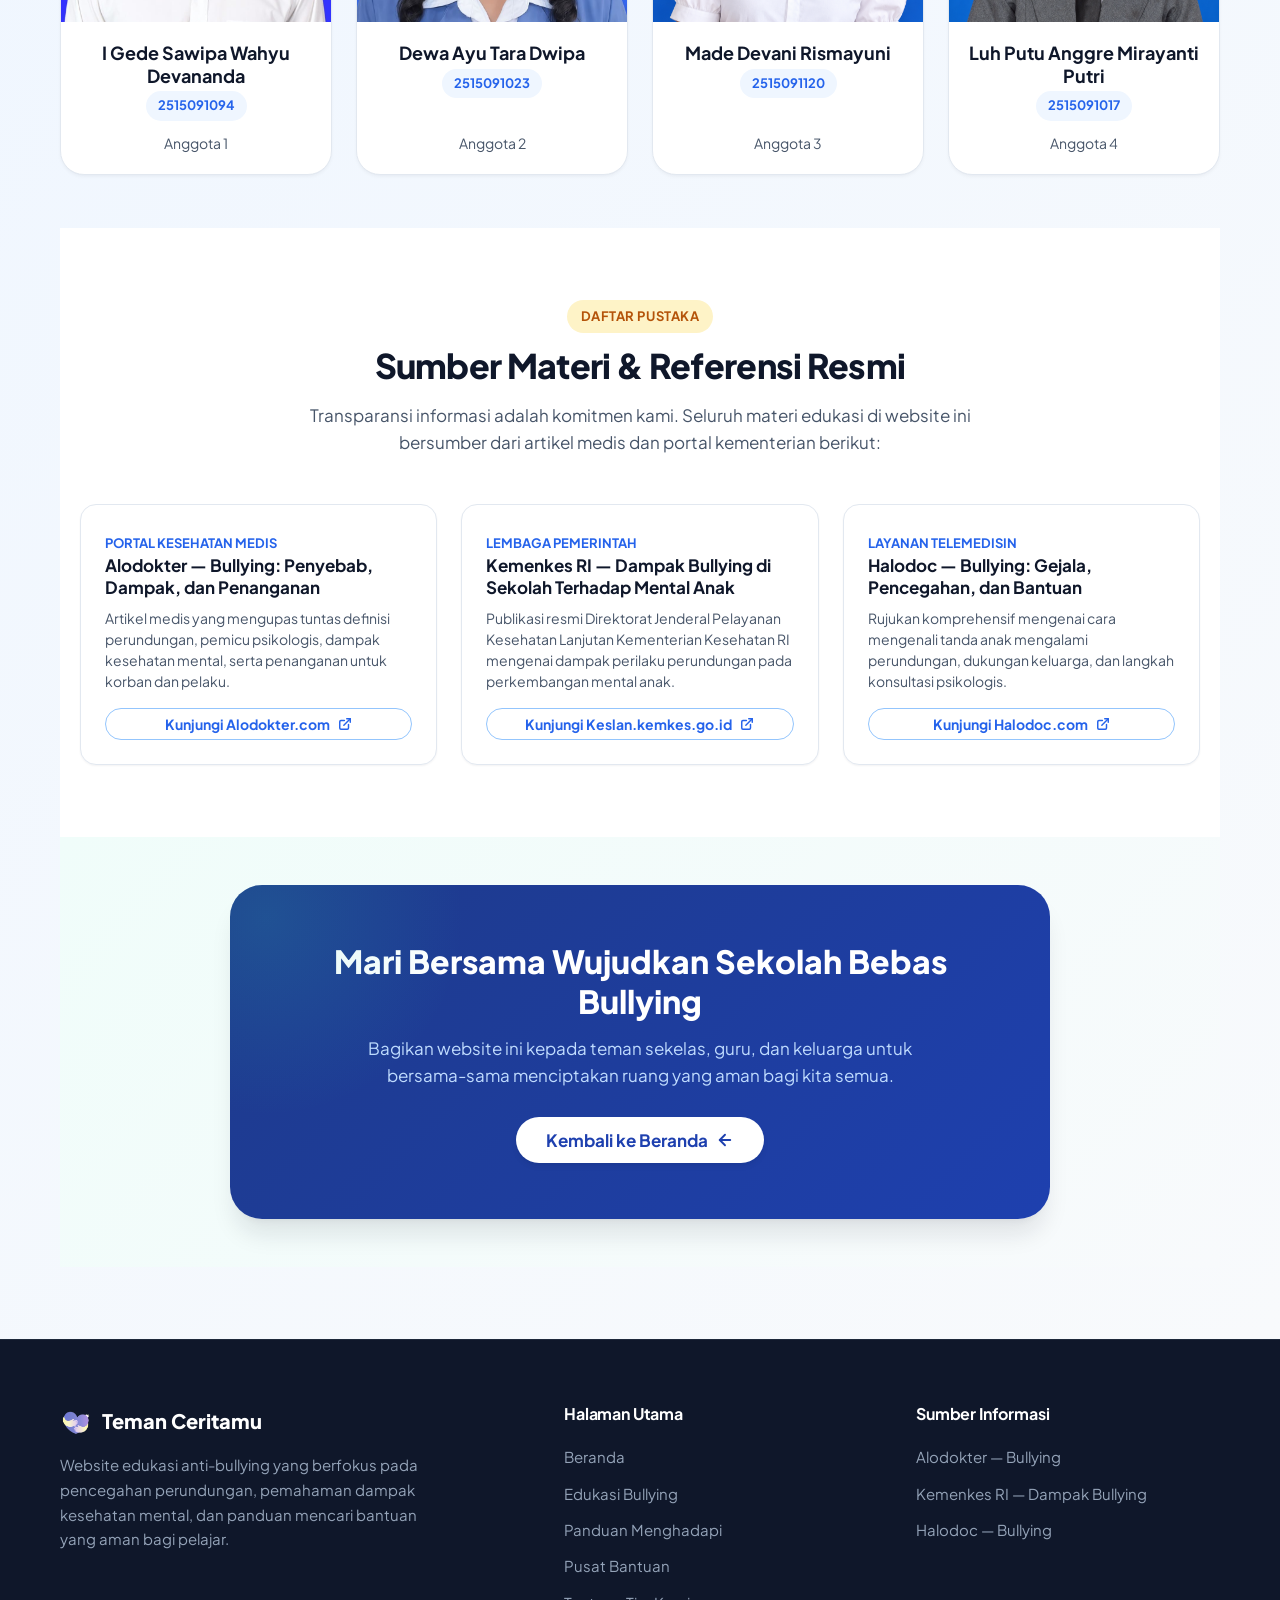
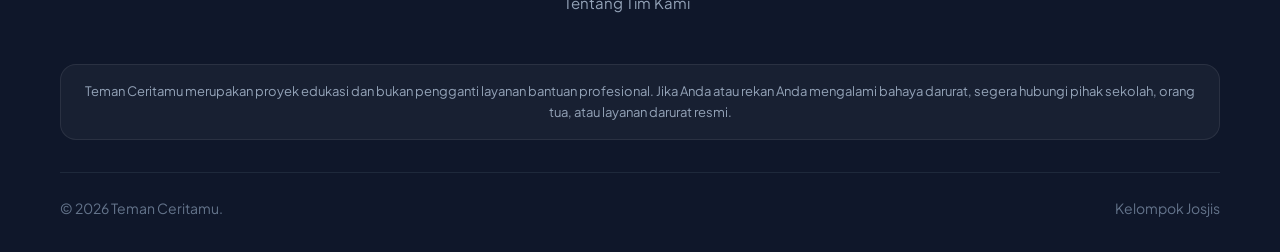
<file: tentang.html>
<!DOCTYPE html>
<html lang="id">
<head>
  <meta charset="UTF-8">
  <meta name="viewport" content="width=device-width, initial-scale=1.0">
  <meta name="description" content="Tentang Ruang Aman — Inisiatif proyek kelompok sekolah untuk meningkatkan kesadaran anti-bullying, tim pengembang, tujuan inisiatif, dan sumber referensi terpercaya.">
  <title>Tentang Kami — Ruang Aman</title>
  
  <!-- Google Fonts: Plus Jakarta Sans -->
  <link rel="preconnect" href="https://fonts.googleapis.com">
  <link rel="preconnect" href="https://fonts.gstatic.com" crossorigin>
  <link href="https://fonts.googleapis.com/css2?family=Plus+Jakarta+Sans:wght@400;500;600;700;800&display=swap" rel="stylesheet">
  
  <!-- CSS Utama -->
  <link rel="stylesheet" href="css/style.css">
</head>
<body>

  <!-- ========================================================================
       1. NAVBAR
       ======================================================================== -->
  <header class="navbar">
    <div class="container navbar-container">
      <a href="index.html" class="brand-logo" aria-label="Beranda Ruang Aman">
        <div class="brand-icon-wrapper">
          <img src="images/logo1.jpg" alt="ini logo">
        </div>
        <span class="brand-name">Teman <span>Ceritamu</span></span>
      </a>

      <!-- Checkbox Toggle Hack untuk Mobile Menu (Pure CSS) -->
      <input type="checkbox" id="navToggleCheckbox" class="nav-toggle-checkbox">
      <label for="navToggleCheckbox" class="nav-toggle" aria-label="Buka navigasi menu">
        <div class="hamburger-line"></div>
      </label>

      <nav class="nav-menu" id="navMenu">
        <a href="index.html" class="nav-link">Beranda</a>
        <a href="edukasi.html" class="nav-link">Edukasi</a>
        <a href="panduan.html" class="nav-link">Panduan</a>
        <a href="bantuan.html" class="nav-link">Bantuan</a>
        <a href="tentang.html" class="nav-link active">Tentang</a>
      </nav>
    </div>
  </header>

  <!-- ========================================================================
       2. PAGE HERO BANNER
       ======================================================================== -->
  <main>
    <section class="page-hero">
      <div class="container">
        <span class="badge badge-lavender">Profil Inisiatif</span>
        <h1 class="page-hero-title">Tentang Proyek Teman Ceritamu</h1>
        <p class="page-hero-subtitle">
          Berawal dari kepedulian terhadap kesehatan mental dan kenyamanan belajar rekan-rekan di sekolah, website ini dibangun sebagai media edukasi bersama.
        </p>
      </div>
    </section>

    <!-- ========================================================================
         3. BAGIAN A: TENTANG RUANG AMAN & TUJUAN KAMI
         ======================================================================== -->
    <section class="section bg-white">
      <div class="container container-narrow">
        <div class="section-header text-center reveal">
          <span class="badge badge-primary">Misi & Visi</span>
          <h2 class="section-title">Dedikasi untuk Lingkungan Sekolah Sehat</h2>
          <p class="section-subtitle" style="font-size: 1.125rem; line-height: 1.7; color: var(--text-main);">
            “Teman Ceritamu merupakan website edukasi yang dibuat sebagai proyek kelompok untuk meningkatkan kesadaran tentang bullying. Melalui informasi, panduan praktis, dan ajakan untuk saling peduli, kami berharap lebih banyak pelajar memahami pentingnya menghargai sesama serta menciptakan lingkungan yang aman.”
          </p>
        </div>

        <!-- 3 Poin Tujuan Kami -->
        <div style="margin-top: 48px;">
          <h3 style="font-size: 1.375rem; font-weight: 800; text-align: center; margin-bottom: 24px; color: var(--text-main);">
            Tujuan Utama Kami
          </h3>
          <div class="grid-3">
            <!-- Tujuan 1 -->
            <div class="feature-box reveal" style="flex-direction: column; text-align: center; align-items: center; padding: 32px 24px;">
              <div class="icon-box icon-box-blue" style="margin-bottom: 16px;">
                <svg width="24" height="24" viewBox="0 0 24 24" fill="none" stroke="currentColor" stroke-width="2.5" stroke-linecap="round" stroke-linejoin="round">
                  <path d="M4 19.5A2.5 2.5 0 0 1 6.5 17H20"></path>
                  <path d="M6.5 2H20v20H6.5A2.5 2.5 0 0 1 4 19.5v-15A2.5 2.5 0 0 1 6.5 2z"></path>
                </svg>
              </div>
              <h4 style="font-size: 1.125rem; font-weight: 700; margin-bottom: 8px;">Menyebarkan Edukasi</h4>
              <p style="font-size: 0.9375rem; color: var(--text-muted); line-height: 1.6;">
                Memberikan pemahaman mendalam tentang bentuk, bahaya, dan fakta perundungan agar tidak ada lagi yang menganggapnya sebagai lelucon biasa.
              </p>
            </div>

            <!-- Tujuan 2 -->
            <div class="feature-box reveal delay-100" style="flex-direction: column; text-align: center; align-items: center; padding: 32px 24px;">
              <div class="icon-box icon-box-mint" style="margin-bottom: 16px;">
                <svg width="24" height="24" viewBox="0 0 24 24" fill="none" stroke="currentColor" stroke-width="2.5" stroke-linecap="round" stroke-linejoin="round">
                  <path d="M20.84 4.61a5.5 5.5 0 0 0-7.78 0L12 5.67l-1.06-1.06a5.5 5.5 0 0 0-7.78 7.78l1.06 1.06L12 21.23l7.78-7.78 1.06-1.06a5.5 5.5 0 0 0 0-7.78z"></path>
                </svg>
              </div>
              <h4 style="font-size: 1.125rem; font-weight: 700; margin-bottom: 8px;">Meningkatkan Empati</h4>
              <p style="font-size: 0.9375rem; color: var(--text-muted); line-height: 1.6;">
                Membangun kepekaan sosial antarpelajar agar mampu merasakan perasaan teman dan berani mendampingi mereka yang tersakiti.
              </p>
            </div>

            <!-- Tujuan 3 -->
            <div class="feature-box reveal delay-200" style="flex-direction: column; text-align: center; align-items: center; padding: 32px 24px;">
              <div class="icon-box icon-box-lavender" style="margin-bottom: 16px;">
                <svg width="24" height="24" viewBox="0 0 24 24" fill="none" stroke="currentColor" stroke-width="2.5" stroke-linecap="round" stroke-linejoin="round">
                  <path d="M12 22s8-4 8-10V5l-8-3-8 3v7c0 6 8 10 8 10z"/>
                  <path d="M9 12l2 2 4-4"/>
                </svg>
              </div>
              <h4 style="font-size: 1.125rem; font-weight: 700; margin-bottom: 8px;">Mendorong Lingkungan Aman</h4>
              <p style="font-size: 0.9375rem; color: var(--text-muted); line-height: 1.6;">
                Mewujudkan budaya sekolah yang inklusif, saling menghargai keberagaman, dan bebas dari rasa takut bagi setiap siswa.
              </p>
            </div>
          </div>
        </div>
      </div>
    </section>

    <!-- ========================================================================
         4. BAGIAN B: TIM PENGEMBANG (4 KARTU ANGGOTA KELOMPOK)
         ======================================================================== -->
    <section class="section bg-light-blue" id="timPengembang">
      <div class="container">
        <div class="section-header text-center reveal">
          <span class="badge badge-primary">Kelompok Josjis</span>
          <h2 class="section-title">Kenali kita dari Kelompok Josjis</h2>
          </p>
        </div>

        <!-- Grid 4 Kartu Anggota Tim -->
        <div class="team-grid">
          <!-- Anggota 1 -->
          <div class="team-card reveal">
            <div class="team-photo-container">
              <img src="images/devan.jpg" alt="Devan" class="team-photo">
            </div>
            <div class="team-info">
              <h3 class="team-name">I Gede Sawipa Wahyu Devananda</h3>
              <span class="team-role">2515091094</span>
                            <p class="team-desc">
                Anggota 1
              </p>
            </div>
          </div>

          <!-- Anggota 2 -->
          <div class="team-card reveal delay-100">
            <div class="team-photo-container">
              <img src="images/tara.jpg" alt="tara" class="team-photo">
            </div>
            <div class="team-info">
              <h3 class="team-name">Dewa Ayu Tara Dwipa</h3>
              <span class="team-role">2515091023</span>
                            <p class="team-desc">
                Anggota 2
              </p>
            </div>
          </div>

          <!-- Anggota 3 -->
          <div class="team-card reveal delay-200">
            <div class="team-photo-container">
              <img src="images/devani.jpg" alt="devani" class="team-photo">
            </div>
            <div class="team-info">
              <h3 class="team-name">Made Devani Rismayuni</h3>
              <span class="team-role">2515091120</span>
              <p class="team-desc">
                Anggota 3
              </p>
            </div>
          </div>

          <!-- Anggota 4 -->
          <div class="team-card reveal delay-300">
            <div class="team-photo-container">
              <img src="images/anggre.jpg" alt="anggre" class="team-photo">
            </div>
            <div class="team-info">
              <h3 class="team-name">Luh Putu Anggre Mirayanti Putri</h3>
              <span class="team-role">2515091017</span>
              <p class="team-desc">
                Anggota 4
              </p>
            </div>
          </div>
        </div>
<br>
<br>

    <!-- ========================================================================
         5. BAGIAN C: SUMBER INFORMASI & DAFTAR REFERENSI
         ======================================================================== -->
    <section class="section bg-white" id="sumberMateri">
      <div class="container">
        <div class="section-header text-center reveal">
          <span class="badge badge-amber">Daftar Pustaka</span>
          <h2 class="section-title">Sumber Materi & Referensi Resmi</h2>
          <p class="section-subtitle">
            Transparansi informasi adalah komitmen kami. Seluruh materi edukasi di website ini bersumber dari artikel medis dan portal kementerian berikut:
          </p>
        </div>

        <div class="grid-3">
          <!-- Sumber 1 -->
          <div class="ref-card reveal">
            <div>
              <span class="ref-publisher">Portal Kesehatan Medis</span>
              <h3 class="ref-title">Alodokter — Bullying: Penyebab, Dampak, dan Penanganan</h3>
              <p class="ref-desc">
                Artikel medis yang mengupas tuntas definisi perundungan, pemicu psikologis, dampak kesehatan mental, serta penanganan untuk korban dan pelaku.
              </p>
            </div>
            <a href="https://www.alodokter.com/bullying" target="_blank" rel="noopener noreferrer" class="btn btn-outline btn-sm">
              Kunjungi Alodokter.com
              <svg width="14" height="14" viewBox="0 0 24 24" fill="none" stroke="currentColor" stroke-width="2.5" stroke-linecap="round" stroke-linejoin="round">
                <path d="M18 13v6a2 2 0 0 1-2 2H5a2 2 0 0 1-2-2V8a2 2 0 0 1 2-2h6"></path>
                <polyline points="15 3 21 3 21 9"></polyline>
                <line x1="10" y1="14" x2="21" y2="3"></line>
              </svg>
            </a>
          </div>

          <!-- Sumber 2 -->
          <div class="ref-card reveal delay-100">
            <div>
              <span class="ref-publisher">Lembaga Pemerintah</span>
              <h3 class="ref-title">Kemenkes RI — Dampak Bullying di Sekolah Terhadap Mental Anak</h3>
              <p class="ref-desc">
                Publikasi resmi Direktorat Jenderal Pelayanan Kesehatan Lanjutan Kementerian Kesehatan RI mengenai dampak perilaku perundungan pada perkembangan mental anak.
              </p>
            </div>
            <a href="https://keslan.kemkes.go.id/view_artikel/3704/dampak-perilaku-bullying-di-sekolah-terhadap-kesehatan-mental-anak" target="_blank" rel="noopener noreferrer" class="btn btn-outline btn-sm">
              Kunjungi Keslan.kemkes.go.id
              <svg width="14" height="14" viewBox="0 0 24 24" fill="none" stroke="currentColor" stroke-width="2.5" stroke-linecap="round" stroke-linejoin="round">
                <path d="M18 13v6a2 2 0 0 1-2 2H5a2 2 0 0 1-2-2V8a2 2 0 0 1 2-2h6"></path>
                <polyline points="15 3 21 3 21 9"></polyline>
                <line x1="10" y1="14" x2="21" y2="3"></line>
              </svg>
            </a>
          </div>

          <!-- Sumber 3 -->
          <div class="ref-card reveal delay-200">
            <div>
              <span class="ref-publisher">Layanan Telemedisin</span>
              <h3 class="ref-title">Halodoc — Bullying: Gejala, Pencegahan, dan Bantuan</h3>
              <p class="ref-desc">
                Rujukan komprehensif mengenai cara mengenali tanda anak mengalami perundungan, dukungan keluarga, dan langkah konsultasi psikologis.
              </p>
            </div>
            <a href="https://www.halodoc.com/kesehatan/bullying" target="_blank" rel="noopener noreferrer" class="btn btn-outline btn-sm">
              Kunjungi Halodoc.com
              <svg width="14" height="14" viewBox="0 0 24 24" fill="none" stroke="currentColor" stroke-width="2.5" stroke-linecap="round" stroke-linejoin="round">
                <path d="M18 13v6a2 2 0 0 1-2 2H5a2 2 0 0 1-2-2V8a2 2 0 0 1 2-2h6"></path>
                <polyline points="15 3 21 3 21 9"></polyline>
                <line x1="10" y1="14" x2="21" y2="3"></line>
              </svg>
            </a>
          </div>
        </div>
      </div>
    </section>

    <!-- ========================================================================
         6. CTA BANNER KE BERANDA
         ======================================================================== -->
    <section class="section-sm bg-light-mint">
      <div class="container container-narrow">
        <div class="cta-banner reveal">
          <h2 class="cta-banner-title">Mari Bersama Wujudkan Sekolah Bebas Bullying</h2>
          <p class="cta-banner-desc">
            Bagikan website ini kepada teman sekelas, guru, dan keluarga untuk bersama-sama menciptakan ruang yang aman bagi kita semua.
          </p>
          <div class="btn-group" style="justify-content: center;">
            <a href="index.html" class="btn btn-white btn-lg">
              Kembali ke Beranda
              <svg width="18" height="18" viewBox="0 0 24 24" fill="none" stroke="currentColor" stroke-width="2.5" stroke-linecap="round" stroke-linejoin="round">
                <line x1="19" y1="12" x2="5" y2="12"></line>
                <polyline points="12 19 5 12 12 5"></polyline>
              </svg>
            </a>
          </div>
        </div>
      </div>
    </section>
  </main>

  <!-- ========================================================================
       7. FOOTER
       ======================================================================== -->
  <footer class="footer">
    <div class="container">
      <div class="footer-grid">
        <div>
          <div class="footer-brand-title">
            <div style="width: 32px; height: 32px;">
            <img src="images/logo1.jpg" alt="ini logo">
            </div>
            <span>Teman Ceritamu</span>
          </div>
          <p class="footer-brand-desc">
            Website edukasi anti-bullying yang berfokus pada pencegahan perundungan, pemahaman dampak kesehatan mental, dan panduan mencari bantuan yang aman bagi pelajar.
          </p>
        </div>

        <div>
          <h4 class="footer-column-title">Halaman Utama</h4>
          <ul class="footer-links">
            <li><a href="index.html" class="footer-link">Beranda</a></li>
            <li><a href="edukasi.html" class="footer-link">Edukasi Bullying</a></li>
            <li><a href="panduan.html" class="footer-link">Panduan Menghadapi</a></li>
            <li><a href="bantuan.html" class="footer-link">Pusat Bantuan</a></li>
            <li><a href="tentang.html" class="footer-link">Tentang Tim Kami</a></li>
          </ul>
        </div>

        <div>
          <h4 class="footer-column-title">Sumber Informasi</h4>
          <ul class="footer-links">
            <li>
              <a href="https://www.alodokter.com/bullying" target="_blank" rel="noopener noreferrer" class="footer-link">
                Alodokter — Bullying
              </a>
            </li>
            <li>
              <a href="https://keslan.kemkes.go.id/view_artikel/3704/dampak-perilaku-bullying-di-sekolah-terhadap-kesehatan-mental-anak" target="_blank" rel="noopener noreferrer" class="footer-link">
                Kemenkes RI — Dampak Bullying
              </a>
            </li>
            <li>
              <a href="https://www.halodoc.com/kesehatan/bullying" target="_blank" rel="noopener noreferrer" class="footer-link">
                Halodoc — Bullying
              </a>
            </li>
          </ul>
        </div>
      </div>

      <div class="footer-disclaimer">
        Teman Ceritamu merupakan proyek edukasi dan bukan pengganti layanan bantuan profesional. Jika Anda atau rekan Anda mengalami bahaya darurat, segera hubungi pihak sekolah, orang tua, atau layanan darurat resmi.
      </div>

      <div class="footer-bottom">
        <div>&copy; 2026 Teman Ceritamu.</div>
        <div>Kelompok Josjis</div>
      </div>
    </div>
  </footer>

</body>
</html>
</file>
<file: css/style.css>
/* --------------------------------------------------------------------------
   1. CSS VARIABLES (DESIGN SYSTEM TOKENS)
   -------------------------------------------------------------------------- */
:root {
  /* Warna Utama (Soft & Vibrant Blue) */
  --primary-50: #eff6ff;
  --primary-100: #dbeafe;
  --primary-200: #bfdbfe;
  --primary-300: #93c5fd;
  --primary-400: #60a5fa;
  --primary-500: #3b82f6;
  --primary-600: #2563eb;
  --primary-700: #1d4ed8;
  --primary-800: #1e40af;
  --primary-900: #1e3a8a;

  /* Warna Pendukung (Toska / Mint) */
  --mint-50: #f0fdfa;
  --mint-100: #ccfbf1;
  --mint-200: #99f6e4;
  --mint-300: #5eead4;
  --mint-400: #2dd4bf;
  --mint-500: #14b8a6;
  --mint-600: #0d9488;
  --mint-700: #0f766e;

  /* Warna Aksen (Lavender & Kuning Lembut) */
  --lavender-50: #f5f3ff;
  --lavender-100: #ede9fe;
  --lavender-200: #ddd6fe;
  --lavender-400: #a78bfa;
  --lavender-600: #7c3aed;

  --amber-50: #fffbeb;
  --amber-100: #fef3c7;
  --amber-200: #fde68a;
  --amber-500: #f59e0b;
  --amber-700: #b45309;

  --rose-50: #fff1f2;
  --rose-100: #ffe4e6;
  --rose-500: #f43f5e;
  --rose-600: #e11d48;

  /* Latar Belakang & Netral */
  --bg-body: #f8fafc;
  --bg-surface: #ffffff;
  --bg-surface-alt: #f1f5f9;
  --bg-footer: #0f172a;

  /* Tipografi & Teks */
  --text-main: #0f172a;
  --text-muted: #475569;
  --text-light: #64748b;
  --text-lighter: #94a3b8;
  --text-white: #ffffff;

  /* Border & Garis */
  --border-light: #e2e8f0;
  --border-primary: #bfdbfe;

  /* Shadow / Bayangan Halus Modern */
  --shadow-xs: 0 1px 2px 0 rgba(15, 23, 42, 0.05);
  --shadow-sm: 0 2px 4px -1px rgba(15, 23, 42, 0.06), 0 1px 2px -1px rgba(15, 23, 42, 0.04);
  --shadow-md: 0 4px 6px -1px rgba(15, 23, 42, 0.08), 0 2px 4px -2px rgba(15, 23, 42, 0.04);
  --shadow-lg: 0 10px 15px -3px rgba(15, 23, 42, 0.08), 0 4px 6px -4px rgba(15, 23, 42, 0.04);
  --shadow-xl: 0 20px 25px -5px rgba(15, 23, 42, 0.1), 0 8px 10px -6px rgba(15, 23, 42, 0.05);
  --shadow-primary: 0 10px 20px -3px rgba(37, 99, 235, 0.25);

  /* Radius / Sudut Membulat */
  --radius-sm: 8px;
  --radius-md: 12px;
  --radius-lg: 16px;
  --radius-xl: 24px;
  --radius-2xl: 32px;
  --radius-full: 9999px;

  /* Tipografi */
  --font-family: 'Plus Jakarta Sans', system-ui, -apple-system, BlinkMacSystemFont, 'Segoe UI', Roboto, sans-serif;
  --transition-fast: 0.2s cubic-bezier(0.4, 0, 0.2, 1);
  --transition-normal: 0.3s cubic-bezier(0.4, 0, 0.2, 1);
  --transition-slow: 0.5s cubic-bezier(0.4, 0, 0.2, 1);

  /* Dimensi Container */
  --container-max: 1200px;
}

/* --------------------------------------------------------------------------
   2. RESET & DASAR
   -------------------------------------------------------------------------- */
*,
*::before,
*::after {
  box-sizing: border-box;
  margin: 0;
  padding: 0;
}

html {
  font-size: 16px;
  scroll-behavior: smooth;
  -webkit-text-size-adjust: 100%;
}

body {
  font-family: var(--font-family);
  background-color: var(--bg-body);
  color: var(--text-main);
  line-height: 1.65;
  overflow-x: hidden;
  display: flex;
  flex-direction: column;
  min-height: 100vh;
}

main {
  flex: 1 0 auto;
}

img,
svg {
  display: block;
  max-width: 100%;
  height: auto;
}

a {
  color: var(--primary-600);
  text-decoration: none;
  transition: color var(--transition-fast), transform var(--transition-fast);
}

a:hover {
  color: var(--primary-700);
}

button {
  font-family: inherit;
  font-size: inherit;
  border: none;
  background: none;
  cursor: pointer;
}

ul, ol {
  list-style: none;
}

h1, h2, h3, h4, h5, h6 {
  color: var(--text-main);
  font-weight: 700;
  line-height: 1.25;
}

/* --------------------------------------------------------------------------
   3. LAYOUT & CONTAINER
   -------------------------------------------------------------------------- */
.container {
  width: 100%;
  max-width: var(--container-max);
  margin-left: auto;
  margin-right: auto;
  padding-left: 20px;
  padding-right: 20px;
}

.container-narrow {
  max-width: 860px;
}

.section {
  padding-top: 72px;
  padding-bottom: 72px;
}

.section-sm {
  padding-top: 48px;
  padding-bottom: 48px;
}

.section-lg {
  padding-top: 96px;
  padding-bottom: 96px;
}

.bg-white {
  background-color: var(--bg-surface);
}

.bg-body {
  background-color: var(--bg-body);
}

.bg-light-blue {
  background: linear-gradient(135deg, var(--primary-50) 0%, var(--bg-body) 100%);
}

.bg-light-mint {
  background: linear-gradient(135deg, var(--mint-50) 0%, var(--bg-body) 100%);
}

.bg-gradient-soft {
  background: linear-gradient(135deg, #f0f7ff 0%, #f0fdf9 50%, #faf5ff 100%);
}

/* --------------------------------------------------------------------------
   4. TIPOGRAFI & SECTION HEADER
   -------------------------------------------------------------------------- */
.section-header {
  margin-bottom: 48px;
}

.section-header.text-center {
  text-align: center;
}

.badge {
  display: inline-flex;
  align-items: center;
  gap: 6px;
  padding: 6px 14px;
  border-radius: var(--radius-full);
  font-size: 0.8125rem;
  font-weight: 700;
  letter-spacing: 0.04em;
  text-transform: uppercase;
  margin-bottom: 12px;
}

.badge-primary {
  background-color: var(--primary-100);
  color: var(--primary-700);
}

.badge-mint {
  background-color: var(--mint-100);
  color: var(--mint-700);
}

.badge-lavender {
  background-color: var(--lavender-100);
  color: var(--lavender-600);
}

.badge-amber {
  background-color: var(--amber-100);
  color: var(--amber-700);
}

.section-title {
  font-size: 2.125rem;
  font-weight: 800;
  letter-spacing: -0.02em;
  color: var(--text-main);
  margin-bottom: 14px;
}

.section-subtitle {
  font-size: 1.0625rem;
  color: var(--text-muted);
  max-width: 680px;
  line-height: 1.6;
}

.section-header.text-center .section-subtitle {
  margin-left: auto;
  margin-right: auto;
}

.text-gradient {
  background: linear-gradient(135deg, var(--primary-600) 0%, var(--mint-600) 100%);
  -webkit-background-clip: text;
  -webkit-text-fill-color: transparent;
  background-clip: text;
}

/* --------------------------------------------------------------------------
   5. NAVBAR & NAVIGASI (PURE CSS HAMBURGER HACK)
   -------------------------------------------------------------------------- */
.navbar {
  position: sticky;
  top: 0;
  z-index: 100;
  background-color: rgba(255, 255, 255, 0.94);
  backdrop-filter: blur(12px);
  -webkit-backdrop-filter: blur(12px);
  border-bottom: 1px solid var(--border-light);
  box-shadow: var(--shadow-xs);
  transition: all var(--transition-fast);
}

.navbar-container {
  display: flex;
  align-items: center;
  justify-content: space-between;
  height: 72px;
  position: relative;
}

/* Logo */
.brand-logo {
  display: flex;
  align-items: center;
  gap: 10px;
  font-size: 1.25rem;
  font-weight: 800;
  color: var(--primary-900);
  letter-spacing: -0.01em;
}

.brand-icon-wrapper {
  width: 40px;
  height: 40px;
  border-radius: var(--radius-md);
  display: flex;
  align-items: center;
  justify-content: center;
  color: #ffffff;
  box-shadow: 0 4px 10px rgb(249, 249, 250);
  transition: transform var(--transition-fast);
}

.brand-logo:hover .brand-icon-wrapper {
  transform: scale(1.05);
}

.brand-name {
  color: var(--text-main);
}

.brand-name span {
  color: var(--primary-600);
}

/* Checkbox Toggle Hack untuk Mobile */
.nav-toggle-checkbox {
  position: absolute;
  opacity: 0;
  pointer-events: none;
}

.nav-toggle {
  display: none;
  width: 44px;
  height: 44px;
  border-radius: var(--radius-md);
  align-items: center;
  justify-content: center;
  color: var(--text-main);
  background-color: transparent;
  cursor: pointer;
  transition: background-color var(--transition-fast);
  user-select: none;
}

.nav-toggle:hover {
  background-color: var(--primary-50);
  color: var(--primary-600);
}

.hamburger-line {
  width: 22px;
  height: 2.2px;
  background-color: currentColor;
  border-radius: 2px;
  transition: all 0.25s ease;
  position: relative;
}

.hamburger-line::before,
.hamburger-line::after {
  content: '';
  position: absolute;
  width: 22px;
  height: 2.2px;
  background-color: currentColor;
  border-radius: 2px;
  left: 0;
  transition: all 0.25s ease;
}

.hamburger-line::before {
  top: -7px;
}

.hamburger-line::after {
  top: 7px;
}

/* Menu Navigasi Desktop */
.nav-menu {
  display: flex;
  align-items: center;
  gap: 8px;
}

.nav-link {
  display: inline-flex;
  align-items: center;
  padding: 8px 16px;
  border-radius: var(--radius-full);
  font-size: 0.9375rem;
  font-weight: 600;
  color: var(--text-muted);
  transition: all var(--transition-fast);
}

.nav-link:hover {
  color: var(--primary-600);
  background-color: var(--primary-50);
}

.nav-link.active {
  color: var(--primary-700);
  background-color: var(--primary-100);
  font-weight: 700;
}

/* --------------------------------------------------------------------------
   6. TOMBOL (BUTTONS)
   -------------------------------------------------------------------------- */
.btn {
  display: inline-flex;
  align-items: center;
  justify-content: center;
  gap: 8px;
  padding: 12px 24px;
  border-radius: var(--radius-full);
  font-size: 0.9375rem;
  font-weight: 700;
  line-height: 1;
  text-align: center;
  cursor: pointer;
  transition: all var(--transition-fast);
  white-space: nowrap;
}

.btn-primary {
  background: linear-gradient(135deg, var(--primary-600) 0%, var(--primary-700) 100%);
  color: #ffffff;
  box-shadow: var(--shadow-primary);
}

.btn-primary:hover {
  color: #ffffff;
  background: linear-gradient(135deg, var(--primary-700) 0%, var(--primary-800) 100%);
  box-shadow: 0 12px 24px -4px rgba(37, 99, 235, 0.35);
  transform: translateY(-2px);
}

.btn-secondary {
  background-color: var(--bg-surface);
  color: var(--text-main);
  border: 1px solid var(--border-light);
  box-shadow: var(--shadow-sm);
}

.btn-secondary:hover {
  background-color: var(--primary-50);
  border-color: var(--primary-200);
  color: var(--primary-700);
  transform: translateY(-2px);
}

.btn-mint {
  background: linear-gradient(135deg, var(--mint-500) 0%, var(--mint-600) 100%);
  color: #ffffff;
  box-shadow: 0 10px 20px -3px rgba(13, 148, 136, 0.25);
}

.btn-mint:hover {
  color: #ffffff;
  background: linear-gradient(135deg, var(--mint-600) 0%, var(--mint-700) 100%);
  transform: translateY(-2px);
}

.btn-outline {
  background-color: transparent;
  color: var(--primary-600);
  border: 1.5px solid var(--primary-300);
}

.btn-outline:hover {
  background-color: var(--primary-50);
  border-color: var(--primary-600);
  color: var(--primary-700);
}

.btn-white {
  background-color: #ffffff;
  color: var(--primary-800);
  box-shadow: var(--shadow-md);
}

.btn-white:hover {
  background-color: var(--primary-50);
  color: var(--primary-900);
  transform: translateY(-2px);
}

.btn-sm {
  padding: 8px 16px;
  font-size: 0.875rem;
}

.btn-lg {
  padding: 14px 30px;
  font-size: 1.0625rem;
}

.btn-group {
  display: flex;
  flex-wrap: wrap;
  gap: 12px;
  align-items: center;
}

/* --------------------------------------------------------------------------
   7. HERO SECTION
   -------------------------------------------------------------------------- */
.hero {
  padding-top: 60px;
  padding-bottom: 70px;
  background: linear-gradient(180deg, #f0f7ff 0%, #ffffff 100%);
  position: relative;
  overflow: hidden;
}

.hero-grid {
  display: grid;
  grid-template-columns: 1.15fr 0.85fr;
  gap: 48px;
  align-items: center;
}

.hero-content {
  max-width: 600px;
}

.hero-title {
  font-size: 2.75rem;
  font-weight: 800;
  letter-spacing: -0.03em;
  line-height: 1.15;
  color: var(--text-main);
  margin-bottom: 20px;
}

.hero-subtitle {
  font-size: 1.125rem;
  color: var(--text-muted);
  line-height: 1.65;
  margin-bottom: 32px;
}

.hero-visual {
  position: relative;
  display: flex;
  justify-content: center;
  align-items: center;
}

.hero-image-wrapper {
  position: relative;
  width: 100%;
  max-width: 460px;
  border-radius: var(--radius-2xl);
  overflow: hidden;
  box-shadow: var(--shadow-xl);
  border: 8px solid #ffffff;
  background-color: #ffffff;
  transition: transform var(--transition-normal);
}

.hero-image-wrapper:hover {
  transform: translateY(-4px);
}

.hero-image {
  width: 100%;
  height: 380px;
  object-fit: cover;
  border-radius: var(--radius-xl);
  display: block;
}

.pill-icon {
  width: 28px;
  height: 28px;
  border-radius: 50%;
  display: flex;
  align-items: center;
  justify-content: center;
}

.pill-icon.blue {
  background-color: var(--primary-100);
  color: var(--primary-600);
}

.pill-icon.mint {
  background-color: var(--mint-100);
  color: var(--mint-600);
}

@keyframes floatSlow {
  0% { transform: translateY(0px); }
  100% { transform: translateY(-8px); }
}

/* Page Hero Sub-Halaman */
.page-hero {
  padding-top: 56px;
  padding-bottom: 56px;
  background: linear-gradient(180deg, var(--primary-50) 0%, var(--bg-body) 100%);
  text-align: center;
  border-bottom: 1px solid var(--border-light);
}

.page-hero-title {
  font-size: 2.375rem;
  font-weight: 800;
  letter-spacing: -0.02em;
  margin-bottom: 14px;
  color: var(--text-main);
}

.page-hero-subtitle {
  font-size: 1.125rem;
  color: var(--text-muted);
  max-width: 680px;
  margin-left: auto;
  margin-right: auto;
  line-height: 1.6;
}

/* --------------------------------------------------------------------------
   8. CARD COMPONENTS & GRID
   -------------------------------------------------------------------------- */
.grid-2 {
  display: grid;
  grid-template-columns: repeat(2, 1fr);
  gap: 24px;
}

.grid-3 {
  display: grid;
  grid-template-columns: repeat(3, 1fr);
  gap: 24px;
}

.grid-4 {
  display: grid;
  grid-template-columns: repeat(4, 1fr);
  gap: 24px;
}

.card {
  background-color: var(--bg-surface);
  border-radius: var(--radius-xl);
  border: 1px solid var(--border-light);
  padding: 28px;
  box-shadow: var(--shadow-sm);
  transition: all var(--transition-normal);
  position: relative;
  display: flex;
  flex-direction: column;
}

.card-hover:hover {
  transform: translateY(-5px);
  box-shadow: var(--shadow-lg);
  border-color: var(--primary-200);
}

.card-media {
  border-radius: var(--radius-xl);
  overflow: hidden;
  background-color: var(--bg-surface);
  border: 1px solid var(--border-light);
  box-shadow: var(--shadow-sm);
  transition: all var(--transition-normal);
  display: flex;
  flex-direction: column;
}

.card-media:hover {
  transform: translateY(-5px);
  box-shadow: var(--shadow-lg);
  border-color: var(--primary-200);
}

.card-media-img {
  width: 100%;
  height: 200px;
  object-fit: cover;
  background-color: var(--primary-50);
}

.card-media-body {
  padding: 24px;
  display: flex;
  flex-direction: column;
  flex-grow: 1;
}

.icon-box {
  width: 52px;
  height: 52px;
  border-radius: var(--radius-lg);
  display: flex;
  align-items: center;
  justify-content: center;
  margin-bottom: 20px;
  flex-shrink: 0;
  transition: transform var(--transition-fast);
}

.card:hover .icon-box,
.card-media:hover .icon-box {
  transform: scale(1.08);
}

.icon-box-blue {
  background-color: var(--primary-100);
  color: var(--primary-600);
}

.icon-box-mint {
  background-color: var(--mint-100);
  color: var(--mint-600);
}

.icon-box-lavender {
  background-color: var(--lavender-100);
  color: var(--lavender-600);
}

.icon-box-amber {
  background-color: var(--amber-100);
  color: var(--amber-700);
}

.icon-box-rose {
  background-color: var(--rose-100);
  color: var(--rose-600);
}

.card-title {
  font-size: 1.25rem;
  font-weight: 700;
  margin-bottom: 10px;
  color: var(--text-main);
}

.card-desc {
  font-size: 0.9375rem;
  color: var(--text-muted);
  line-height: 1.6;
  margin-bottom: 18px;
  flex-grow: 1;
}

.card-link {
  display: inline-flex;
  align-items: center;
  gap: 6px;
  font-size: 0.875rem;
  font-weight: 700;
  color: var(--primary-600);
  margin-top: auto;
}

.card-link:hover {
  gap: 10px;
}

.feature-box {
  background-color: var(--bg-surface);
  border-radius: var(--radius-lg);
  padding: 24px;
  border: 1px solid var(--border-light);
  box-shadow: var(--shadow-xs);
  display: flex;
  gap: 18px;
  align-items: flex-start;
  transition: all var(--transition-fast);
}

.feature-box:hover {
  border-color: var(--primary-200);
  background-color: #ffffff;
  box-shadow: var(--shadow-md);
}

.feature-icon {
  width: 44px;
  height: 44px;
  border-radius: var(--radius-md);
  display: flex;
  align-items: center;
  justify-content: center;
  flex-shrink: 0;
}

/* --------------------------------------------------------------------------
   9. CALLOUT & QUOTE SECTION
   -------------------------------------------------------------------------- */
.quote-banner {
  background: linear-gradient(135deg, var(--lavender-50) 0%, var(--amber-50) 50%, var(--primary-50) 100%);
  border-radius: var(--radius-2xl);
  padding: 48px 36px;
  border: 1px solid var(--lavender-200);
  text-align: center;
  position: relative;
  overflow: hidden;
}

.quote-icon {
  font-size: 2.5rem;
  color: var(--lavender-400);
  line-height: 1;
  margin-bottom: 16px;
}

.quote-text {
  font-size: 1.5rem;
  font-weight: 700;
  color: var(--text-main);
  line-height: 1.45;
  max-width: 780px;
  margin: 0 auto 24px auto;
}

.quote-highlight {
  color: var(--primary-700);
}

.cta-banner {
  background: linear-gradient(135deg, var(--primary-900) 0%, var(--primary-800) 100%);
  border-radius: var(--radius-2xl);
  padding: 56px 40px;
  color: #ffffff;
  text-align: center;
  box-shadow: var(--shadow-xl);
  position: relative;
  overflow: hidden;
}

.cta-banner::before {
  content: '';
  position: absolute;
  top: -50%;
  left: -20%;
  width: 400px;
  height: 400px;
  background: radial-gradient(circle, rgba(45, 212, 191, 0.15) 0%, transparent 70%);
  pointer-events: none;
}

.cta-banner-title {
  font-size: 2rem;
  font-weight: 800;
  color: #ffffff;
  margin-bottom: 14px;
}

.cta-banner-desc {
  font-size: 1.0625rem;
  color: var(--primary-200);
  max-width: 620px;
  margin: 0 auto 28px auto;
  line-height: 1.6;
}

/* --------------------------------------------------------------------------
   10. ACCORDION (PURE HTML5 DETAILS & SUMMARY - EDUSAKI)
   -------------------------------------------------------------------------- */
.accordion {
  display: flex;
  flex-direction: column;
  gap: 14px;
}

details.accordion-item {
  background-color: var(--bg-surface);
  border: 1px solid var(--border-light);
  border-radius: var(--radius-lg);
  overflow: hidden;
  transition: all var(--transition-fast);
}

details.accordion-item[open] {
  border-color: var(--primary-300);
  box-shadow: var(--shadow-sm);
}

details.accordion-item summary {
  list-style: none;
  cursor: pointer;
  display: flex;
  align-items: center;
  justify-content: space-between;
  padding: 20px 24px;
  font-size: 1.0625rem;
  font-weight: 700;
  color: var(--text-main);
  background-color: var(--bg-surface);
  user-select: none;
  transition: background-color var(--transition-fast);
}

details.accordion-item summary::-webkit-details-marker {
  display: none;
}

details.accordion-item summary:hover {
  background-color: var(--primary-50);
  color: var(--primary-700);
}

.accordion-icon {
  width: 28px;
  height: 28px;
  border-radius: 50%;
  background-color: var(--primary-50);
  color: var(--primary-600);
  display: flex;
  align-items: center;
  justify-content: center;
  flex-shrink: 0;
  transition: transform 0.3s ease, background-color 0.3s ease;
}

details.accordion-item[open] .accordion-icon {
  transform: rotate(180deg);
  background-color: var(--primary-600);
  color: #ffffff;
}

details.accordion-item[open] summary {
  border-bottom: 1px solid var(--border-light);
}

details.accordion-item .accordion-content {
  padding: 20px 24px;
  animation: fadeIn 0.3s ease;
}

.accordion-body {
  font-size: 0.9375rem;
  color: var(--text-muted);
  line-height: 1.7;
}

/* --------------------------------------------------------------------------
   11. TABS SYSTEM (PURE CSS RADIO HACK - PANDUAN)
   -------------------------------------------------------------------------- */
.css-tabs-wrapper {
  width: 100%;
}

.css-tab-radio {
  display: none;
}

.tab-nav {
  display: flex;
  gap: 10px;
  border-bottom: 2px solid var(--border-light);
  margin-bottom: 32px;
  overflow-x: auto;
  padding-bottom: 2px;
}

.tab-btn {
  display: inline-flex;
  align-items: center;
  gap: 10px;
  padding: 14px 24px;
  font-size: 1rem;
  font-weight: 700;
  color: var(--text-muted);
  border-bottom: 3px solid transparent;
  margin-bottom: -2px;
  border-radius: var(--radius-md) var(--radius-md) 0 0;
  transition: all var(--transition-fast);
  white-space: nowrap;
  cursor: pointer;
  user-select: none;
}

.tab-btn:hover {
  color: var(--primary-600);
  background-color: var(--primary-50);
}

/* Tab Aktif via CSS Radio Checked */
#tab1:checked ~ .tab-nav .tab-btn-1,
#tab2:checked ~ .tab-nav .tab-btn-2,
#tab3:checked ~ .tab-nav .tab-btn-3 {
  color: var(--primary-700);
  border-bottom-color: var(--primary-600);
  background-color: rgba(239, 246, 255, 0.6);
}

.css-tabs-wrapper .tab-content {
  display: none;
}

#tab1:checked ~ .tab-content-1,
#tab2:checked ~ .tab-content-2,
#tab3:checked ~ .tab-content-3 {
  display: block;
  animation: fadeIn 0.3s ease;
}

@keyframes fadeIn {
  from {
    opacity: 0;
    transform: translateY(6px);
  }
  to {
    opacity: 1;
    transform: translateY(0);
  }
}

.steps-list {
  display: flex;
  flex-direction: column;
  gap: 18px;
}

.step-card {
  display: flex;
  gap: 20px;
  background-color: var(--bg-surface);
  border: 1px solid var(--border-light);
  border-radius: var(--radius-lg);
  padding: 22px 24px;
  box-shadow: var(--shadow-xs);
  transition: all var(--transition-fast);
  align-items: flex-start;
}

.step-card:hover {
  border-color: var(--primary-200);
  box-shadow: var(--shadow-sm);
}

.step-number {
  width: 38px;
  height: 38px;
  border-radius: 50%;
  background: linear-gradient(135deg, var(--primary-600) 0%, var(--primary-700) 100%);
  color: #ffffff;
  font-weight: 800;
  font-size: 1rem;
  display: flex;
  align-items: center;
  justify-content: center;
  flex-shrink: 0;
  box-shadow: 0 4px 10px rgba(37, 99, 235, 0.25);
}

.step-content {
  flex-grow: 1;
}

.step-title {
  font-size: 1.0625rem;
  font-weight: 700;
  color: var(--text-main);
  margin-bottom: 6px;
}

.step-desc {
  font-size: 0.9375rem;
  color: var(--text-muted);
  line-height: 1.6;
}

.support-note {
  background-color: var(--primary-50);
  border-left: 4px solid var(--primary-600);
  border-radius: 0 var(--radius-lg) var(--radius-lg) 0;
  padding: 20px 24px;
  margin-top: 24px;
  display: flex;
  gap: 14px;
  align-items: flex-start;
}

.support-note.mint {
  background-color: var(--mint-50);
  border-left-color: var(--mint-600);
}

.support-note-text {
  font-size: 0.9375rem;
  color: var(--primary-900);
  line-height: 1.6;
}

.support-note.mint .support-note-text {
  color: var(--mint-700);
}

/* --------------------------------------------------------------------------
   12. CHECKLIST (PURE HTML & CSS)
   -------------------------------------------------------------------------- */
.checklist-card {
  background-color: var(--bg-surface);
  border: 1px solid var(--border-light);
  border-radius: var(--radius-2xl);
  padding: 36px;
  box-shadow: var(--shadow-sm);
}

.checklist-items {
  display: flex;
  flex-direction: column;
  gap: 12px;
}

.checklist-item {
  display: flex;
  align-items: center;
  gap: 14px;
  padding: 16px 20px;
  border-radius: var(--radius-md);
  border: 1px solid var(--border-light);
  background-color: #ffffff;
  cursor: pointer;
  transition: all var(--transition-fast);
  user-select: none;
}

.checklist-item:hover {
  background-color: var(--primary-50);
  border-color: var(--primary-200);
}

.checklist-input {
  display: none;
}

.custom-checkbox {
  width: 22px;
  height: 22px;
  border-radius: 6px;
  border: 2px solid var(--text-lighter);
  display: flex;
  align-items: center;
  justify-content: center;
  color: #ffffff;
  background-color: transparent;
  transition: all var(--transition-fast);
  flex-shrink: 0;
}

.custom-checkbox svg {
  width: 14px;
  height: 14px;
  stroke-width: 3;
  opacity: 0;
  transition: opacity var(--transition-fast);
}

.checklist-input:checked + .custom-checkbox {
  background-color: var(--mint-600);
  border-color: var(--mint-600);
}

.checklist-input:checked + .custom-checkbox svg {
  opacity: 1;
}

.checklist-text {
  font-size: 0.9375rem;
  font-weight: 600;
  color: var(--text-main);
  transition: color var(--transition-fast);
}

.checklist-input:checked ~ .checklist-text {
  color: var(--mint-700);
  font-weight: 700;
}

.checklist-item:has(.checklist-input:checked) {
  background-color: var(--mint-50);
  border-color: var(--mint-300);
}

/* --------------------------------------------------------------------------
   13. SPEECH BUBBLE & SELECTABLE TEXT (BANTUAN)
   -------------------------------------------------------------------------- */
.speech-bubble-card {
  background: linear-gradient(135deg, var(--primary-50) 0%, #ffffff 100%);
  border: 1.5px solid var(--primary-200);
  border-radius: var(--radius-2xl);
  padding: 32px;
  box-shadow: var(--shadow-sm);
  position: relative;
  margin-bottom: 20px;
}

.speech-text {
  font-size: 1.125rem;
  font-weight: 600;
  font-style: italic;
  color: var(--primary-900);
  line-height: 1.6;
  margin-bottom: 16px;
  user-select: all;
  -webkit-user-select: all;
  cursor: pointer;
  padding: 10px 14px;
  background-color: rgba(255, 255, 255, 0.7);
  border-radius: var(--radius-md);
  border: 1px dashed var(--primary-300);
}

.speech-text:hover {
  background-color: #ffffff;
  border-color: var(--primary-500);
}

.copy-wrapper {
  display: flex;
  align-items: center;
  justify-content: space-between;
  flex-wrap: wrap;
  gap: 12px;
}

.copy-note {
  font-size: 0.8125rem;
  color: var(--text-light);
}

.alert-box {
  background-color: var(--amber-50);
  border: 1px solid var(--amber-200);
  border-radius: var(--radius-xl);
  padding: 24px;
  display: flex;
  gap: 16px;
  align-items: flex-start;
  margin-bottom: 40px;
}

.alert-icon {
  width: 36px;
  height: 36px;
  border-radius: 50%;
  background-color: var(--amber-100);
  color: var(--amber-700);
  display: flex;
  align-items: center;
  justify-content: center;
  flex-shrink: 0;
}

.alert-title {
  font-size: 1rem;
  font-weight: 700;
  color: var(--amber-700);
  margin-bottom: 4px;
}

.alert-desc {
  font-size: 0.9375rem;
  color: var(--text-muted);
  line-height: 1.55;
}

/* --------------------------------------------------------------------------
   14. TIM PENGEMBANG & HALAMAN TENTANG
   -------------------------------------------------------------------------- */
.team-grid {
  display: grid;
  grid-template-columns: repeat(4, 1fr);
  gap: 24px;
}

.team-card {
  background-color: var(--bg-surface);
  border: 1px solid var(--border-light);
  border-radius: var(--radius-xl);
  overflow: hidden;
  box-shadow: var(--shadow-sm);
  transition: all var(--transition-normal);
  text-align: center;
  display: flex;
  flex-direction: column;
}

.team-card:hover {
  transform: translateY(-6px);
  box-shadow: var(--shadow-lg);
  border-color: var(--primary-200);
}

.team-photo-container {
  width: 100%;
  height: 220px;
  background: linear-gradient(135deg, var(--primary-100) 0%, var(--mint-100) 100%);
  position: relative;
  overflow: hidden;
  display: flex;
  align-items: center;
  justify-content: center;
}

.team-photo {
  width: 100%;
  height: 100%;
  object-fit: cover;
  display: block;
}

.team-avatar-fallback {
  width: 90px;
  height: 90px;
  border-radius: 50%;
  background: linear-gradient(135deg, var(--primary-600) 0%, var(--mint-500) 100%);
  color: #ffffff;
  display: flex;
  align-items: center;
  justify-content: center;
  font-size: 1.75rem;
  font-weight: 800;
  box-shadow: 0 8px 16px rgba(37, 99, 235, 0.25);
  border: 4px solid #ffffff;
}

.team-info {
  padding: 20px 18px;
  flex-grow: 1;
  display: flex;
  flex-direction: column;
}

.team-name {
  font-size: 1.125rem;
  font-weight: 700;
  color: var(--text-main);
  margin-bottom: 4px;
}

.team-role {
  display: inline-block;
  font-size: 0.8125rem;
  font-weight: 700;
  color: var(--primary-600);
  background-color: var(--primary-50);
  padding: 4px 12px;
  border-radius: var(--radius-full);
  margin-bottom: 12px;
  align-self: center;
}

.team-desc {
  font-size: 0.875rem;
  color: var(--text-muted);
  line-height: 1.5;
  margin-top: auto;
}

.ref-card {
  background-color: var(--bg-surface);
  border: 1px solid var(--border-light);
  border-radius: var(--radius-lg);
  padding: 24px;
  display: flex;
  flex-direction: column;
  justify-content: space-between;
  box-shadow: var(--shadow-xs);
  transition: all var(--transition-fast);
}

.ref-card:hover {
  border-color: var(--primary-300);
  box-shadow: var(--shadow-md);
  transform: translateY(-3px);
}

.ref-publisher {
  font-size: 0.8125rem;
  font-weight: 700;
  text-transform: uppercase;
  color: var(--primary-600);
  margin-bottom: 6px;
}

.ref-title {
  font-size: 1.0625rem;
  font-weight: 700;
  color: var(--text-main);
  margin-bottom: 10px;
}

.ref-desc {
  font-size: 0.875rem;
  color: var(--text-muted);
  line-height: 1.5;
  margin-bottom: 16px;
}

/* --------------------------------------------------------------------------
   15. DIREKTORI KONSELOR & FILTERING (PURE CSS SELECTOR HACK)
   -------------------------------------------------------------------------- */
.css-filter-wrapper {
  width: 100%;
}

.css-filter-radio {
  display: none;
}

.therapist-filter-section {
  background-color: var(--bg-surface);
  border: 1px solid var(--border-light);
  border-radius: var(--radius-2xl);
  padding: 24px;
  box-shadow: var(--shadow-sm);
  margin-bottom: 36px;
}

.therapist-filter-pills {
  display: flex;
  flex-wrap: wrap;
  gap: 10px;
  align-items: center;
}

.therapist-filter-btn {
  padding: 10px 20px;
  border-radius: var(--radius-full);
  font-size: 0.875rem;
  font-weight: 700;
  color: var(--text-muted);
  background-color: var(--bg-body);
  border: 1px solid var(--border-light);
  cursor: pointer;
  transition: all var(--transition-fast);
  white-space: nowrap;
  user-select: none;
  display: inline-block;
}

.therapist-filter-btn:hover {
  color: var(--primary-700);
  background-color: var(--primary-50);
  border-color: var(--primary-200);
}

/* Active Filter via CSS Radio Checked */
#catAll:checked ~ .therapist-filter-section .btn-cat-all,
#catBk:checked ~ .therapist-filter-section .btn-cat-bk,
#catPsikolog:checked ~ .therapist-filter-section .btn-cat-psikolog,
#catSebaya:checked ~ .therapist-filter-section .btn-cat-sebaya,
#catCyber:checked ~ .therapist-filter-section .btn-cat-cyber {
  color: #ffffff;
  background: linear-gradient(135deg, var(--primary-600) 0%, var(--primary-700) 100%);
  border-color: var(--primary-600);
  box-shadow: var(--shadow-primary);
}

/* Filtering cards via pure CSS */
#catBk:checked ~ .therapist-grid .therapist-card:not(.card-cat-bk) { display: none; }
#catPsikolog:checked ~ .therapist-grid .therapist-card:not(.card-cat-psikolog) { display: none; }
#catSebaya:checked ~ .therapist-grid .therapist-card:not(.card-cat-sebaya) { display: none; }
#catCyber:checked ~ .therapist-grid .therapist-card:not(.card-cat-cyber) { display: none; }

.therapist-grid {
  display: grid;
  grid-template-columns: repeat(3, 1fr);
  gap: 24px;
}

.therapist-card {
  background-color: var(--bg-surface);
  border: 1px solid var(--border-light);
  border-radius: var(--radius-xl);
  padding: 24px;
  box-shadow: var(--shadow-sm);
  display: flex;
  flex-direction: column;
  transition: all var(--transition-normal);
  position: relative;
  overflow: hidden;
}

.therapist-card:hover {
  transform: translateY(-5px);
  border-color: var(--primary-300);
  box-shadow: var(--shadow-lg);
}

.therapist-header {
  display: flex;
  gap: 16px;
  align-items: flex-start;
  margin-bottom: 16px;
}

.therapist-avatar-wrap {
  position: relative;
  flex-shrink: 0;
}

.therapist-avatar-fallback {
  width: 64px;
  height: 64px;
  border-radius: 50%;
  background: linear-gradient(135deg, var(--primary-600) 0%, var(--mint-500) 100%);
  color: #ffffff;
  display: flex;
  align-items: center;
  justify-content: center;
  font-weight: 800;
  font-size: 1.25rem;
  box-shadow: var(--shadow-sm);
}

.therapist-status-dot {
  position: absolute;
  bottom: 2px;
  right: 2px;
  width: 14px;
  height: 14px;
  border-radius: 50%;
  background-color: #10b981;
  border: 2.5px solid #ffffff;
}

.therapist-header-info {
  flex-grow: 1;
}

.therapist-name {
  font-size: 1.125rem;
  font-weight: 800;
  color: var(--text-main);
  line-height: 1.3;
  margin-bottom: 4px;
}

.therapist-badge-role {
  display: inline-block;
  font-size: 0.75rem;
  font-weight: 700;
  color: var(--primary-700);
  background-color: var(--primary-50);
  padding: 3px 10px;
  border-radius: var(--radius-full);
  margin-bottom: 6px;
}

.therapist-badge-role.mint {
  color: var(--mint-700);
  background-color: var(--mint-50);
}

.therapist-badge-role.lavender {
  color: var(--lavender-600);
  background-color: var(--lavender-50);
}

.therapist-rating-row {
  display: flex;
  align-items: center;
  gap: 6px;
  font-size: 0.8125rem;
  color: var(--text-muted);
}

.star-icon {
  color: #f59e0b;
}

.therapist-bio {
  font-size: 0.875rem;
  color: var(--text-muted);
  line-height: 1.55;
  margin-bottom: 16px;
  flex-grow: 1;
}

.therapist-tags {
  display: flex;
  flex-wrap: wrap;
  gap: 6px;
  margin-bottom: 20px;
}

.therapist-tag {
  font-size: 0.75rem;
  font-weight: 600;
  color: var(--text-muted);
  background-color: var(--bg-body);
  border: 1px solid var(--border-light);
  padding: 3px 8px;
  border-radius: 6px;
}

.therapist-footer {
  border-top: 1px solid var(--border-light);
  padding-top: 16px;
  display: flex;
  flex-direction: column;
  gap: 12px;
}

.therapist-location-info {
  display: flex;
  align-items: center;
  gap: 6px;
  font-size: 0.8125rem;
  color: var(--text-light);
}

.therapist-btn-book {
  width: 100%;
  display: inline-flex;
  align-items: center;
  justify-content: center;
  gap: 8px;
  padding: 10px 18px;
  border-radius: var(--radius-full);
  font-size: 0.875rem;
  font-weight: 700;
  color: #ffffff;
  background: linear-gradient(135deg, var(--primary-600) 0%, var(--primary-700) 100%);
  cursor: pointer;
  transition: all var(--transition-fast);
  border: none;
  box-shadow: var(--shadow-sm);
  text-align: center;
}

.therapist-btn-book:hover {
  background: linear-gradient(135deg, var(--primary-700) 0%, var(--primary-800) 100%);
  transform: translateY(-2px);
  color: #ffffff;
  box-shadow: var(--shadow-primary);
}

/* --------------------------------------------------------------------------
   17. ANIMASI SCROLL REVEAL (PURE CSS ON-LOAD ANIMATION)
   -------------------------------------------------------------------------- */
.reveal {
  opacity: 1;
  animation: fadeInUp 0.7s cubic-bezier(0.25, 1, 0.5, 1) both;
}

.delay-100 { animation-delay: 0.1s; }
.delay-200 { animation-delay: 0.2s; }
.delay-300 { animation-delay: 0.3s; }

@keyframes fadeInUp {
  from {
    opacity: 0;
    transform: translateY(18px);
  }
  to {
    opacity: 1;
    transform: translateY(0);
  }
}

/* --------------------------------------------------------------------------
   18. FOOTER
   -------------------------------------------------------------------------- */
.footer {
  background-color: var(--bg-footer);
  color: #94a3b8;
  padding-top: 64px;
  padding-bottom: 32px;
  border-top: 1px solid #1e293b;
}

.footer-grid {
  display: grid;
  grid-template-columns: 1.5fr 1fr 1fr;
  gap: 48px;
  margin-bottom: 48px;
}

.footer-brand-title {
  display: flex;
  align-items: center;
  gap: 10px;
  font-size: 1.25rem;
  font-weight: 800;
  color: #ffffff;
  margin-bottom: 16px;
}

.footer-brand-desc {
  font-size: 0.9375rem;
  line-height: 1.65;
  color: #94a3b8;
  max-width: 360px;
}

.footer-column-title {
  font-size: 1rem;
  font-weight: 700;
  color: #ffffff;
  margin-bottom: 20px;
  letter-spacing: -0.01em;
}

.footer-links {
  display: flex;
  flex-direction: column;
  gap: 10px;
}

.footer-link {
  color: #94a3b8;
  font-size: 0.9375rem;
  transition: color var(--transition-fast), transform var(--transition-fast);
}

.footer-link:hover {
  color: #ffffff;
  transform: translateX(3px);
}

.footer-disclaimer {
  background-color: rgba(255, 255, 255, 0.04);
  border: 1px solid rgba(255, 255, 255, 0.08);
  border-radius: var(--radius-lg);
  padding: 16px 20px;
  font-size: 0.8125rem;
  color: #94a3b8;
  line-height: 1.6;
  text-align: center;
  margin-bottom: 32px;
}

.footer-bottom {
  display: flex;
  justify-content: space-between;
  align-items: center;
  flex-wrap: wrap;
  gap: 16px;
  border-top: 1px solid #1e293b;
  padding-top: 24px;
  font-size: 0.875rem;
  color: #64748b;
}

/* --------------------------------------------------------------------------
   19. RESPONSIVE DESIGN (MEDIA QUERIES)
   -------------------------------------------------------------------------- */
@media (max-width: 1080px) {
  .therapist-grid {
    grid-template-columns: repeat(2, 1fr);
  }
}

@media (max-width: 1024px) {
  .hero-title {
    font-size: 2.375rem;
  }
  
  .team-grid {
    grid-template-columns: repeat(2, 1fr);
  }

  .grid-4 {
    grid-template-columns: repeat(2, 1fr);
  }
}

@media (max-width: 768px) {
  .section {
    padding-top: 56px;
    padding-bottom: 56px;
  }

  .section-title {
    font-size: 1.75rem;
  }

  .hero {
    padding-top: 40px;
    padding-bottom: 48px;
  }

  .hero-grid {
    grid-template-columns: 1fr;
    gap: 36px;
    text-align: center;
  }

  .hero-content {
    max-width: 100%;
  }

  .hero-title {
    font-size: 2rem;
  }

  .hero-subtitle {
    font-size: 1rem;
    margin-bottom: 24px;
  }

  .btn-group {
    justify-content: center;
  }

  .hero-visual {
    order: -1;
  }

  .hero-image-wrapper {
    max-width: 380px;
    margin: 0 auto;
  }

  .hero-image {
    height: 280px;
  }

  .floating-pill-1 {
    left: 0;
    top: 10px;
  }

  .floating-pill-2 {
    right: 0;
    bottom: 10px;
  }

  /* Pure CSS Hamburger Menu */
  .nav-toggle {
    display: flex;
  }

  .nav-menu {
    position: fixed;
    top: 72px;
    left: 0;
    right: 0;
    background-color: #ffffff;
    flex-direction: column;
    padding: 20px;
    gap: 10px;
    border-bottom: 1px solid var(--border-light);
    box-shadow: var(--shadow-lg);
    clip-path: polygon(0 0, 100% 0, 100% 0, 0 0);
    transition: clip-path 0.3s ease-in-out;
    pointer-events: none;
  }

  /* Saat checkbox hamburger tercentang via CSS */
  .nav-toggle-checkbox:checked + .nav-toggle .hamburger-line {
    background-color: transparent;
  }

  .nav-toggle-checkbox:checked + .nav-toggle .hamburger-line::before {
    transform: translateY(7px) rotate(45deg);
  }

  .nav-toggle-checkbox:checked + .nav-toggle .hamburger-line::after {
    transform: translateY(-7px) rotate(-45deg);
  }

  .nav-toggle-checkbox:checked ~ .nav-menu {
    clip-path: polygon(0 0, 100% 0, 100% 100%, 0 100%);
    pointer-events: auto;
  }

  .nav-link {
    width: 100%;
    padding: 12px 18px;
    border-radius: var(--radius-md);
  }

  .grid-2,
  .grid-3,
  .grid-4,
  .therapist-grid {
    grid-template-columns: 1fr;
  }

  .footer-grid {
    grid-template-columns: 1fr;
    gap: 32px;
  }

  .footer-bottom {
    flex-direction: column;
    text-align: center;
    gap: 12px;
  }

  .quote-text {
    font-size: 1.25rem;
  }

  .cta-banner {
    padding: 40px 24px;
  }

  .cta-banner-title {
    font-size: 1.625rem;
  }

  .tab-nav {
    flex-wrap: nowrap;
  }

  .tab-btn {
    padding: 10px 16px;
    font-size: 0.875rem;
  }
}

@media (max-width: 480px) {
  .team-grid {
    grid-template-columns: 1fr;
  }
}

@media (prefers-reduced-motion: reduce) {
  *,
  *::before,
  *::after {
    animation-duration: 0.01ms !important;
    animation-iteration-count: 1 !important;
    transition-duration: 0.01ms !important;
    scroll-behavior: auto !important;
  }

  .reveal {
    animation: none !important;
  }

}
</file>
